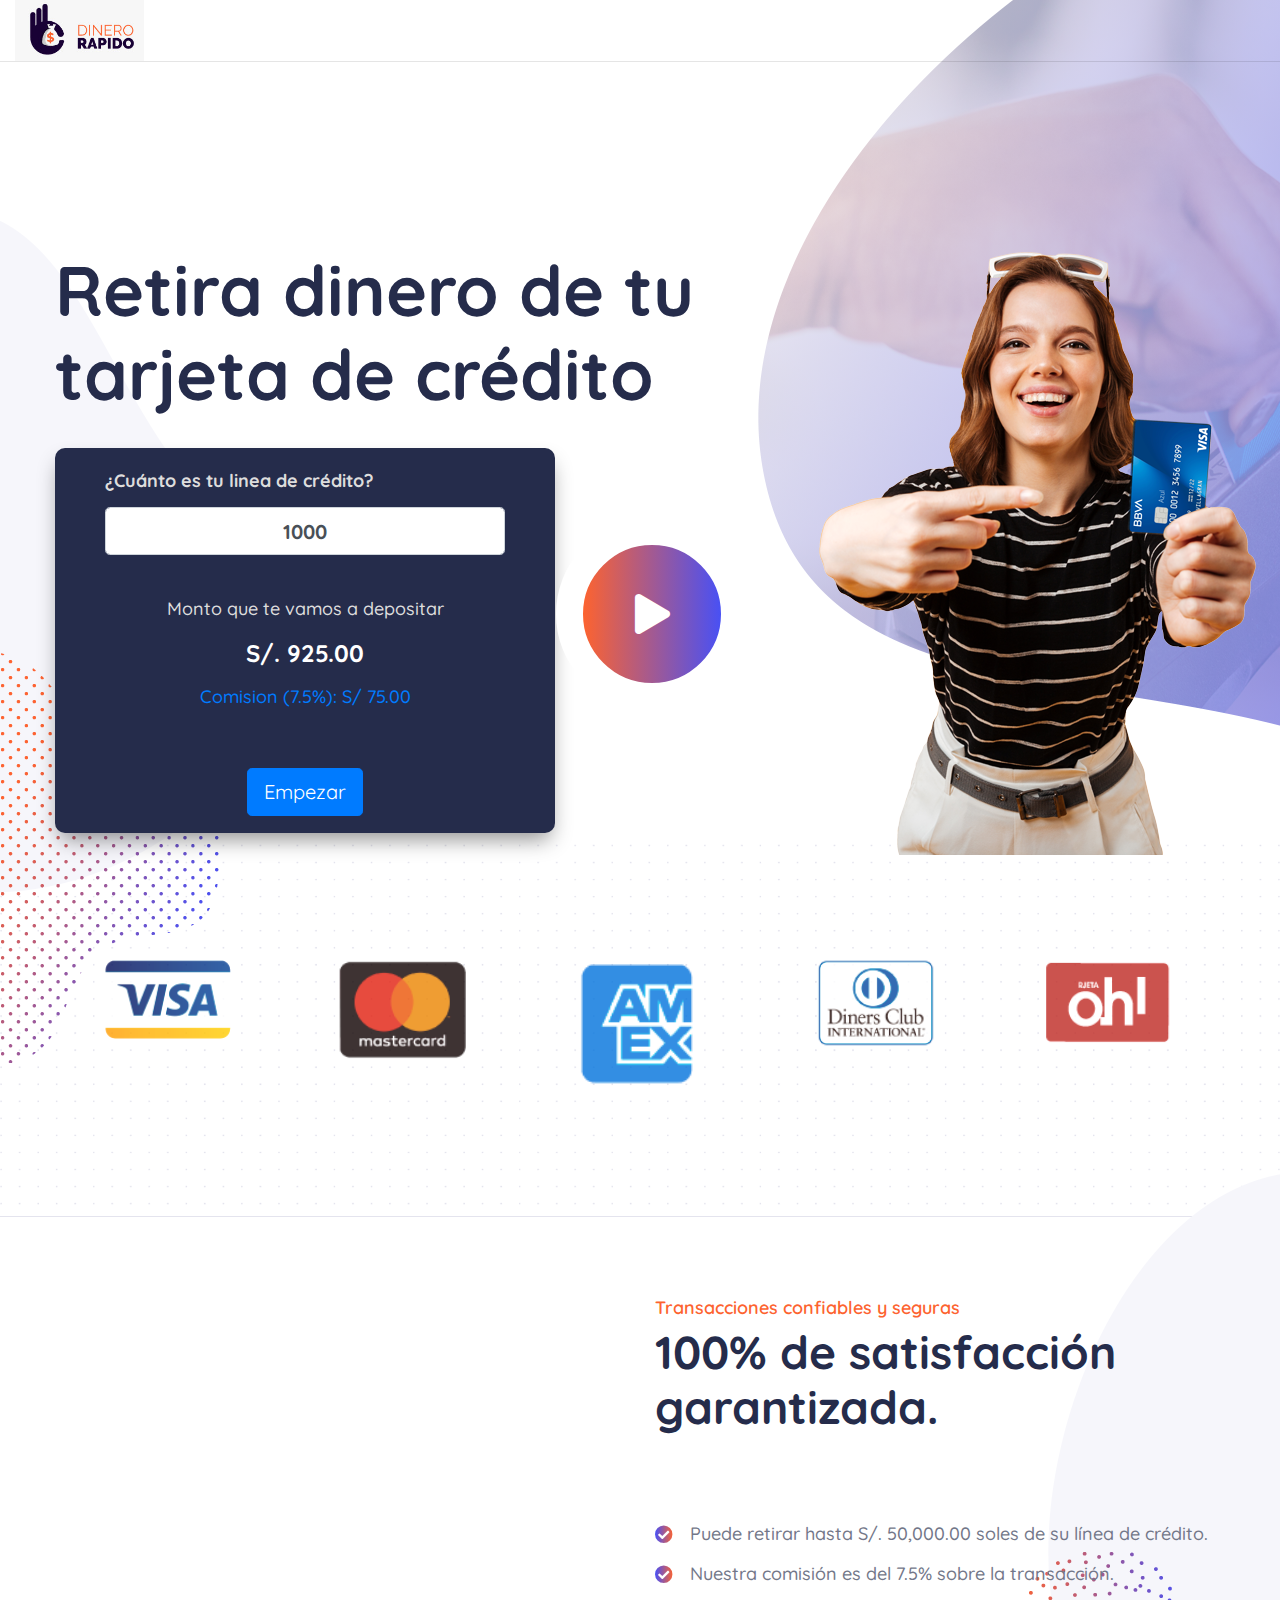
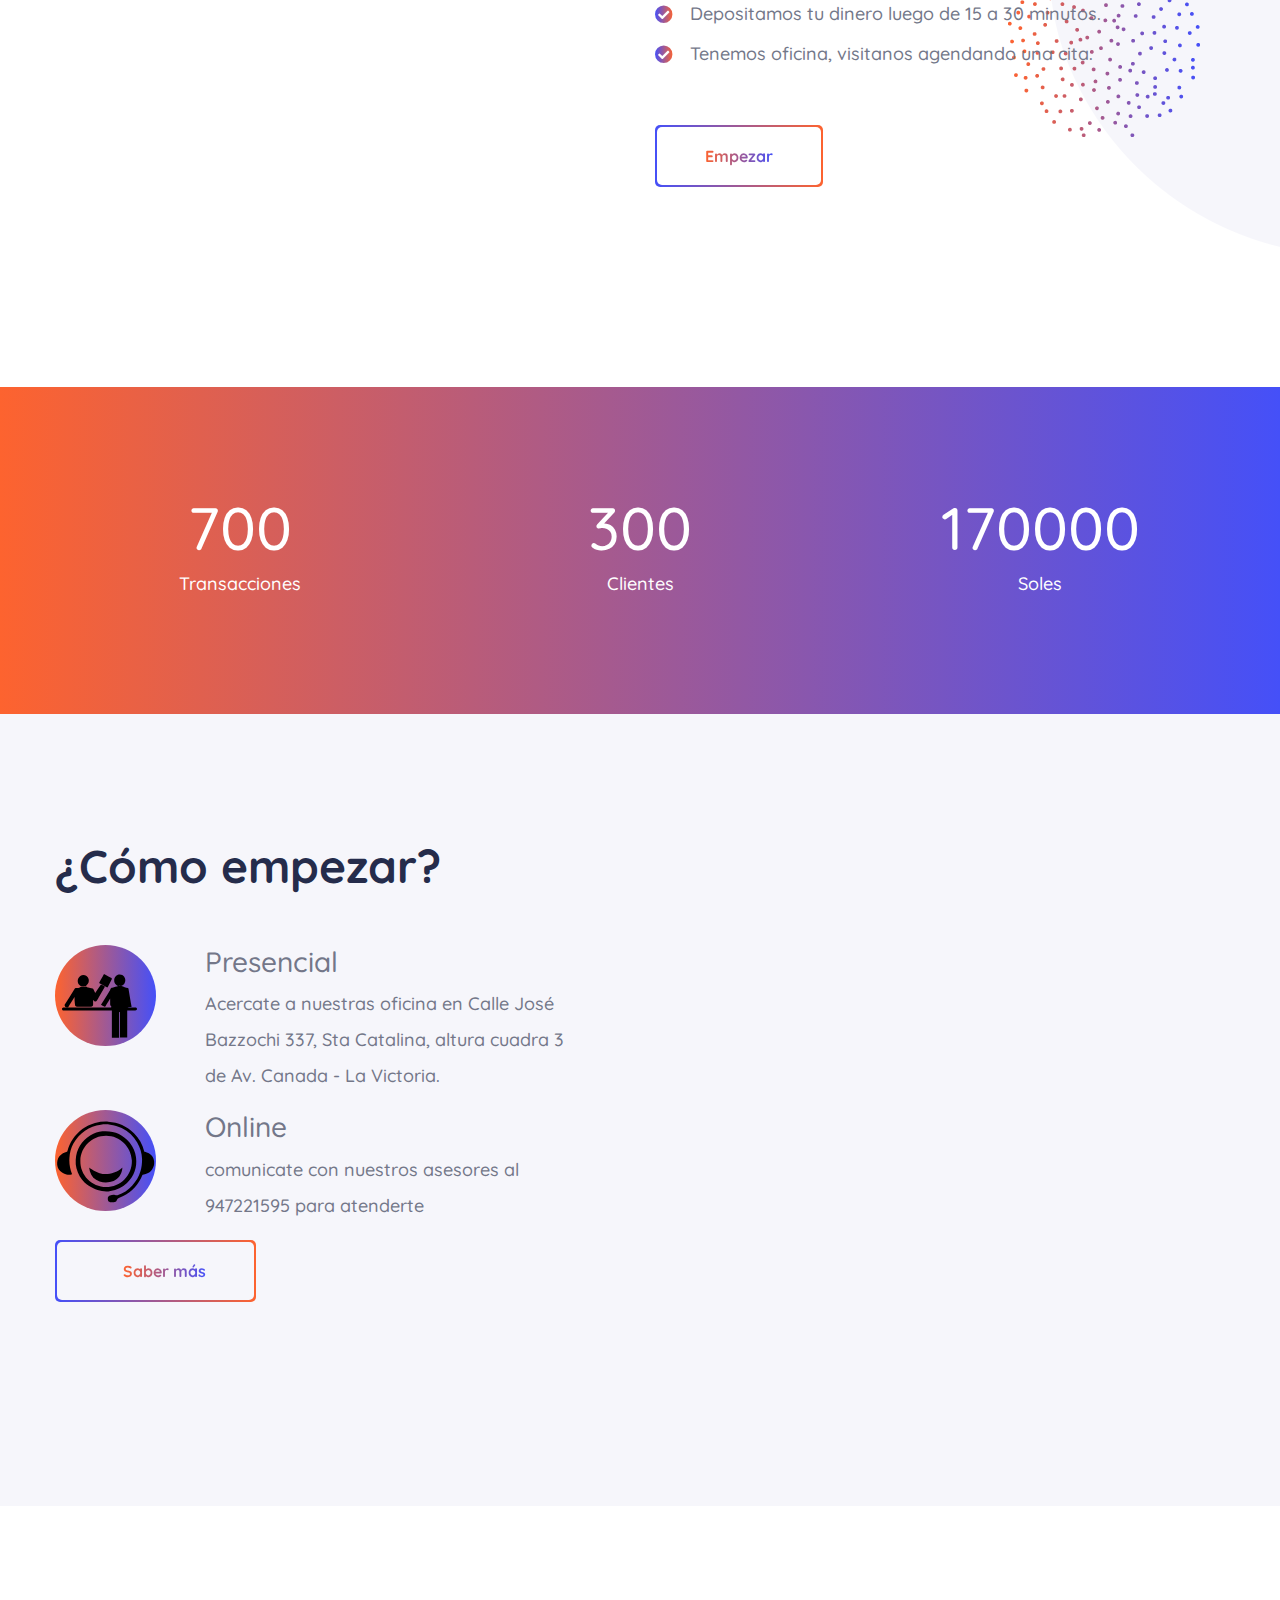
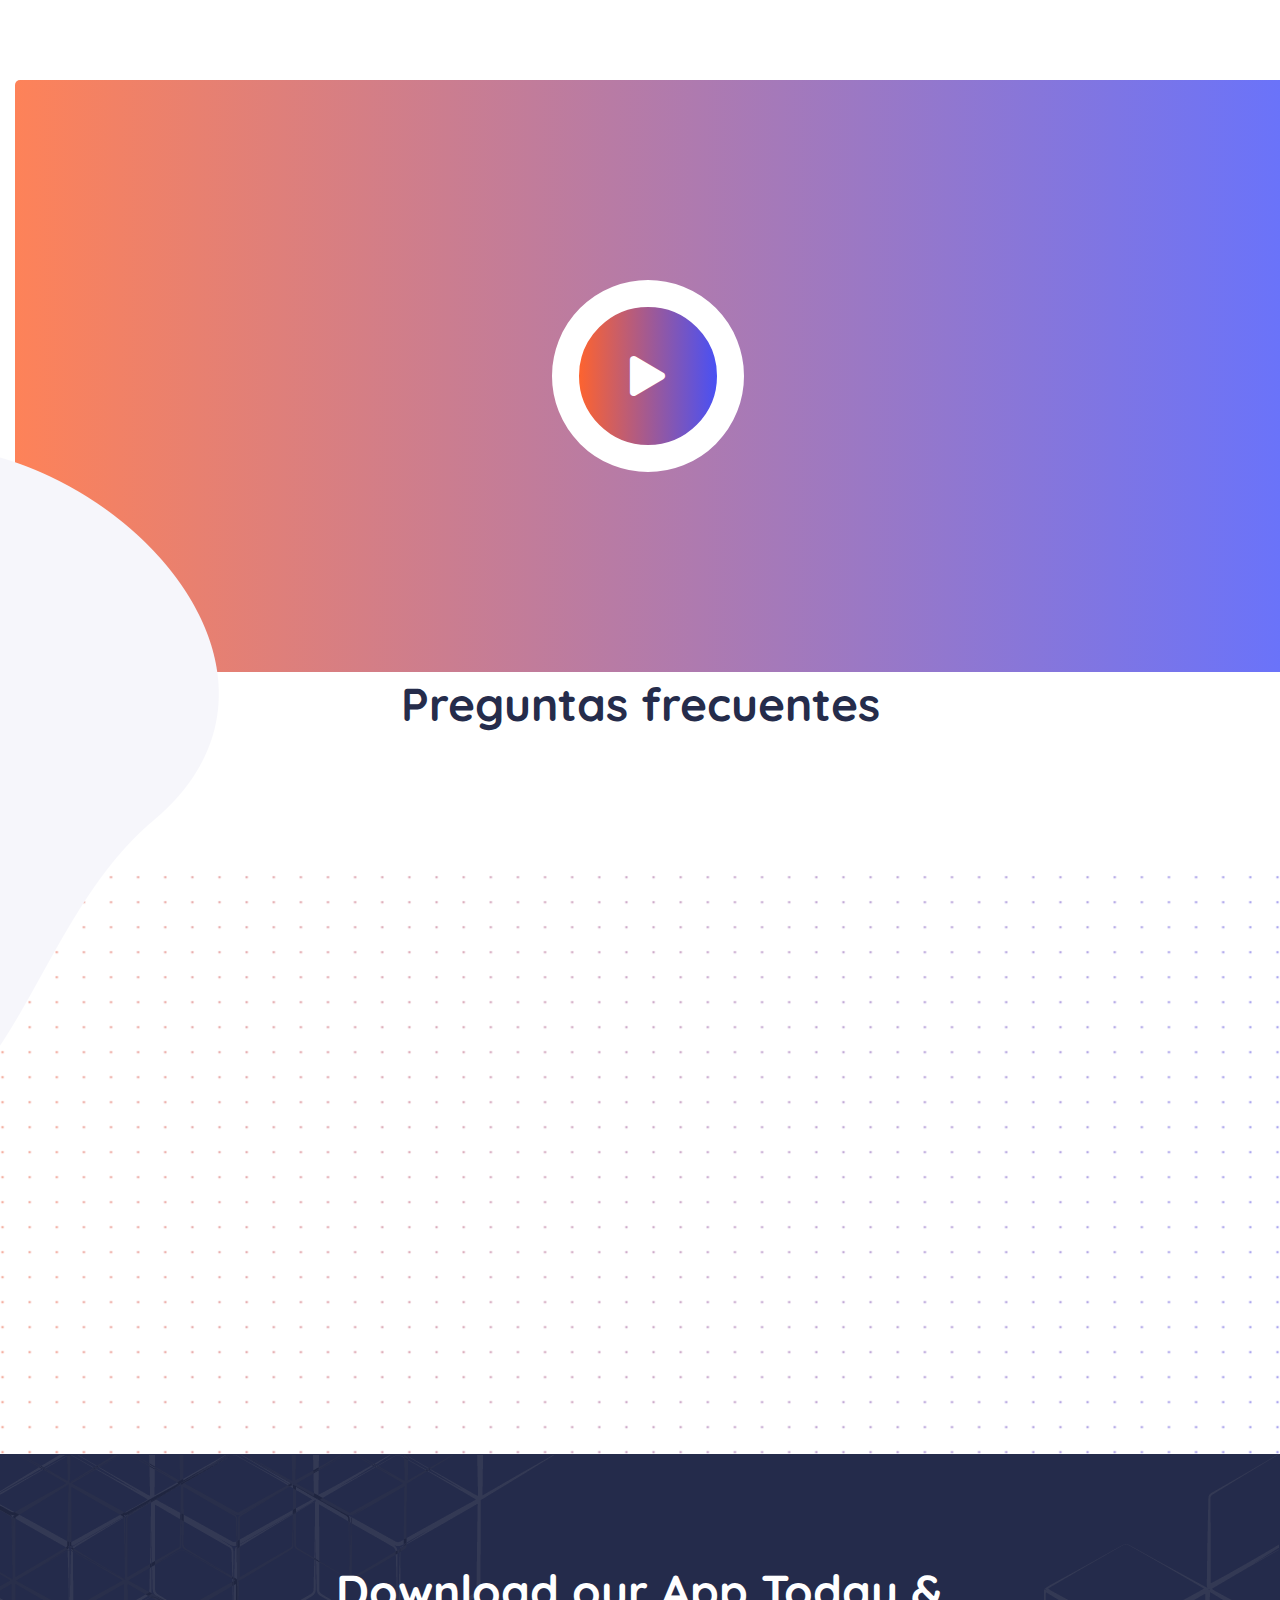
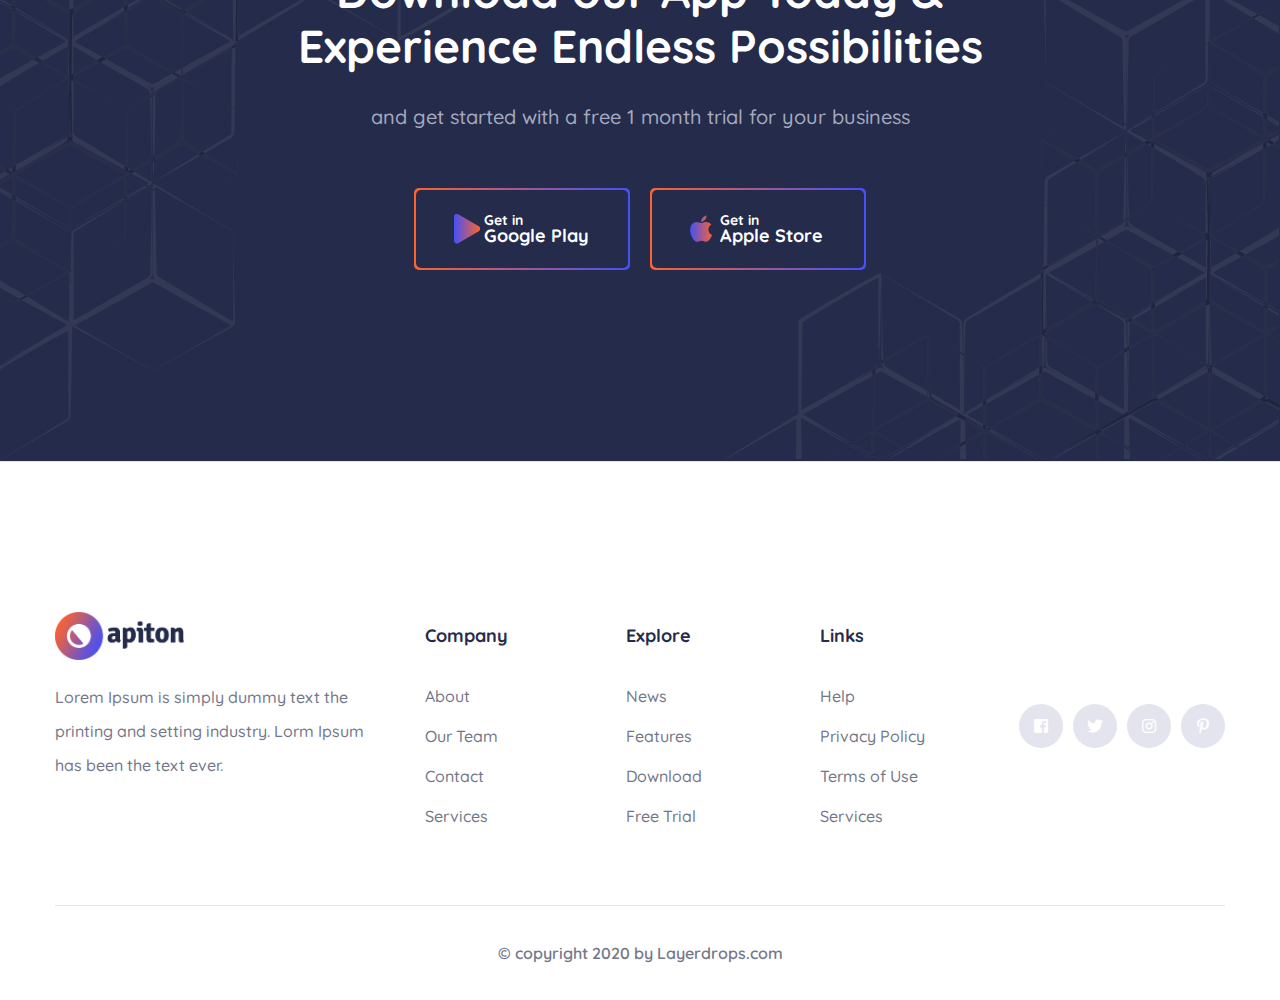
<file: index.html>
<!DOCTYPE html>
<html lang="en">

<head>
    <meta charset="UTF-8">
    <meta name="viewport" content="width=device-width, initial-scale=1.0">
    <title>Dinero rápido | retira de tu tarjeta de crédito </title>
    <!-- favicon -->
    <link rel="apple-touch-icon" sizes="180x180" href="assets/images/favicons/apple-touch-icon.png">
    <link rel="icon" type="image/png" sizes="32x32" href="assets/images/favicons/favicon-32x32.png">
    <link rel="icon" type="image/png" sizes="16x16" href="assets/images/favicons/favicon-16x16.png">
    <link rel="manifest" href="assets/images/favicons/site.webmanifest">
    <!-- plugin scripts -->
    <link href="https://fonts.googleapis.com/css2?family=Quicksand:wght@400;500;600;700&display=swap" rel="stylesheet">

    <link rel="stylesheet" href="assets/css/bootstrap.min.css">
    <link rel="stylesheet" href="assets/css/animate.min.css">
    <link rel="stylesheet" href="assets/css/bootstrap-select.min.css">
    <link rel="stylesheet" href="assets/css/bootstrap-datepicker.min.css">
    <link rel="stylesheet" href="assets/css/fontawesome-all.min.css">
    <link rel="stylesheet" href="assets/css/magnific-popup.css">
    <link rel="stylesheet" href="assets/css/owl.carousel.min.css">
    <link rel="stylesheet" href="assets/css/owl.theme.default.min.css">
    <link rel="stylesheet" href="assets/css/swiper.min.css">
    <link rel="stylesheet" href="assets/css/apton-icons.css">

    <!-- theme styles -->
    <link rel="stylesheet" href="assets/css/style.css">
    <link rel="stylesheet" href="assets/css/responsive.css">
    <link rel="stylesheet" href="assets/css/simulation.css">
</head>

<body>

    <div class="preloader">
        <img src="assets/images/loader.png" width="75" class="preloader__image" alt="">
    </div><!-- /.preloader -->

    <div class="page-wrapper">
        <header class="site-header-one stricky site-header-one__fixed-top">
            <div class="container-fluid">
                <div class="site-header-one__logo">
                    <a href="index.html">
                        <img src="assets/images/logo-3.jpeg" width="129" alt="">
                    </a>
                    <span class="side-menu__toggler"><i class="fa fa-bars"></i></span><!-- /.side-menu__toggler -->
                </div><!-- /.site-header-one__logo -->
               
            </div><!-- /.container-fluid -->
        </header><!-- /.site-header-one -->

        <section class="banner-one" id="home">

            <img src="assets/images/shapes/banner-shape-1-1.png" class="banner-one__bg-shape-1" alt="">
            <div class="banner-one__bg" style="background-image: url(assets/images/bg.png);">

            </div><!-- /.banner-one__bg -->
            <div class="container">
                <a href="https://www.youtube.com/watch?v=Kl5B6MBAntI" class="banner-one__video video-popup"><i
                        class="fa fa-play"></i></a><!-- /.banner-one__video -->
                <div class="banner-one__moc">
                    <img src="assets/images/chica-tarjeta.png" class="wow fadeInUp"
                        data-wow-duration="1500ms" alt="">
                </div><!-- /.banner-one__moc -->
                <div class="row">
                    <div class="col-lg-7">
                        <div class="banner-one__content ">
                            
                            <div class="mc-form__response"></div><!-- /.mc-form__response -->
                            <h3>Retira dinero de tu tarjeta de crédito</h3>
                            <div class="simulation">
                                <form action="#" method="post">
                                    <!-- <h2 class="form_title ">Calcula tu ganancia</h2> -->
                                    <!-- <legend class="form_question ">¿Cuánto es tu linea de crédito?</legend> -->
                                    
                                    
                                    <label class="text-bold" for="linea-credito">¿Cuánto es tu linea de crédito? </label>
                                    
                                    <input id="linea-credito" class="form-control form-control-lg" type="text" value="1000" placeholder="ingrese un monto"  maxlength="10">
                                    
                                    <div class="text-center">
                                            <span id="monto_error"></span>
                                            <br>
                                            <label for="deposito">Monto que te vamos a depositar</label>
                                            <legend id="deposito" class="form_question ">S/. 925.00</legend>
                                            
                                            <p class="text-primary">
                                                Comision (7.5%): <span id="comision"> S/ 75.00</span>
                                            </p>
                                        </div>
                                    
                                    <!-- btn ver detalles -->
                                    <div class="form-group text-center ">
                                        
                                        <a id="btn_empezar" class="btn btn-lg btn-primary " href="#"> Empezar</a>
                                    </div>
                                </form>
                            </div>
                            <!-- <a href="#" class="thm-btn banner-one__btn"><span>Discover More</span></a> -->
                            <!-- /.thm-btn banner-one__btn -->
                        </div><!-- /.banner-one__content -->
                    </div><!-- /.col-lg-7 -->
                </div><!-- /.row -->
            </div><!-- /.container -->
        </section><!-- /.banner-one -->
        <section class="brand-one">
            <div class="container">
                <div class="brand-one__carousel owl-carousel thm__owl-carousel owl-theme"
                    data-options='{"loop": true, "autoplay": true, "autoplayHoverPause": true, "autoplayTimeout": 5000, "items": 5, "dots": false, "nav": false, "margin": 100, "smartSpeed": 700, "responsive": { "0": {"items": 2, "margin": 30}, "480": {"items": 3, "margin": 30}, "991": {"items": 4, "margin": 50}, "1199": {"items": 5, "margin": 100}}}'>
                    <div class="item">
                        <img src="assets/images/t-visa.png" alt="">
                    </div><!-- /.item -->
                    <div class="item">
                        <img src="assets/images/t-mc.png" alt="">
                    </div><!-- /.item -->
                    <div class="item">
                        <img src="assets/images/t-amex.png" alt="">
                    </div><!-- /.item -->
                    <div class="item">
                        <img src="assets/images/t-diners.png" alt="">
                    </div><!-- /.item -->
                    <div class="item">
                        <img src="assets/images/t-oh.png" alt="">
                    </div><!-- /.item -->
                    <div class="item">
                        <img src="assets/images/t-ripley.png" alt="">
                    </div><!-- /.item -->
                    <div class="item">
                        <img src="assets/images/t-cmr.png" alt="">
                    </div><!-- /.item -->
                    <div class="item">
                        <img src="assets/images/t-cencosud.png" alt="">
                    </div><!-- /.item -->
                </div><!-- /.brand-one__carousel owl-carousel thm__owl-carousel owl-theme -->
            </div><!-- /.container -->
        </section><!-- /.brand-one -->

        

        <section class="cta-one">
            <img src="assets/images/shapes/cta-1-shape-1.png" class="cta-one__bg-shape-1" alt="">
            <img src="assets/images/shapes/cta-1-shape-2.png" class="cta-one__bg-shape-2" alt="">
            <div class="container">
                <div class="cta-one__moc wow fadeInLeft" data-wow-duration="1500ms">
                    <img src="assets/images/chica-efectivo.png" class="cta-one__moc-img" alt="">
                </div><!-- /.cta-one__moc -->
                <div class="row justify-content-end">
                    <div class="col-lg-6">
                        <div class="cta-one__content">
                            <div class="block-title text-left">
                                <p>Transacciones confiables y seguras</p>
                                <h3>100% de satisfacción  <br>garantizada.</h3>
                            </div><!-- /.block-title text-center -->
                            <div class="cta-one__text">
                               <p></p>
                            </div><!-- /.cta-one__text -->
                            <ul class="list-unstyled cta-one__list">
                                <li>
                                    <i class="fa fa-check-circle"></i>
                                    Puede retirar hasta S/. 50,000.00 soles de su línea de crédito.
                                </li>
                                <li>
                                    <i class="fa fa-check-circle"></i>
                                    ​Nuestra comisión es del 7.5% sobre la transacción.
                                </li>
                                <li>
                                    <i class="fa fa-check-circle"></i>
                                    Depositamos tu dinero luego de 15 a 30 minutos.
                                </li>
                                
                                <li>
                                    <i class="fa fa-check-circle"></i>
                                    ​Tenemos oficina, ​visitanos agendando una cita.
                                </li>
                                
                            </ul><!-- /.list-unstyled -->
                            <a href="#" class="thm-btn cta-one__btn"><span>Empezar</span></a>
                            <!-- /.thm-btn cta-one__btn -->
                        </div><!-- /.cta-one__content -->
                    </div><!-- /.col-lg-6 -->
                </div><!-- /.row -->
            </div><!-- /.container -->
        </section><!-- /.cta-one -->

        <section class="funfact-one">
            <div class="container">
                <div class="row">
                    <div class="col-lg-4 col-md-6">
                        <div class="funfact-one__single">
                            <h3 class="counter">700</h3>
                            <p>Transacciones</p>
                        </div><!-- /.funfact-one__single -->
                    </div><!-- /.col-lg-4 col-md-6 -->
                    <div class="col-lg-4 col-md-6">
                        <div class="funfact-one__single">
                            <h3 class="counter">300</h3>
                            <p>Clientes</p>
                        </div><!-- /.funfact-one__single -->
                    </div><!-- /.col-lg-4 col-md-6 -->
                    <div class="col-lg-4 col-md-6">
                        <div class="funfact-one__single">
                            <h3 class="counter">170000</h3>
                            <p>Soles</p>
                        </div><!-- /.funfact-one__single -->
                    </div><!-- /.col-lg-4 col-md-6 -->
                    
                </div><!-- /.row -->
            </div><!-- /.container -->
        </section><!-- /.funfact-one -->

        <section class="cta-two">
            <div class="container">
                <div class="row">
                    <div class="col-lg-6">
                        <div class="block-title text-left">
                            <!-- <p>Feature List</p> -->
                            <h3>¿Cómo empezar? </h3>
                        </div><!-- /.block-title text-left -->
                        <div class="row">

                            <div class="col-3">
                                <div class="cta-two__icon">
                                    <i >
                                        <img src="assets/images/presencial.svg" alt="" width="100">
                                    </i>
                                </div>
                            </div>
                            <div class="col-8">
                                <h3>
                                    Presencial
                                </h3>
                                <p>Acercate a nuestras oficina en Calle José Bazzochi 337, Sta Catalina, altura cuadra 3 de Av. Canada - La Victoria.</p>
                                
                            </div>
                        </div>
                        <div class="row">

                            <div class="col-3">
                                <div class="cta-two__icon">
                                    <i >
                                        <img src="assets/images/call-center.svg" alt="" width="100">
                                    </i>
                                    
                                </div>
                            </div>
                            <div class="col-8">
                                <h3>
                                    Online
                                    
                                </h3> 
                                <p> comunicate con nuestros asesores al 947221595 para atenderte</p>
                            </div>
                        </div>

                        <a href="#" class="thm-btn cta-two__btn"><i class="fab fa-whatsapp"> </i> <span> Saber más</span></a>
                      
                    </div><!-- /.col-lg-6 -->
                    <div class="col-lg-6 ">
                        <div class="cta-two__images d-flex justify-content-end align-items-end flex-column">
                            <img src="assets/images/resources/cta-2-moc-1.png" class="wow fadeInUp"
                                data-wow-duration="1500ms" alt="">
                            <img src="assets/images/resources/cta-2-moc-2.png" class="wow fadeInUp"
                                data-wow-duration="1500ms" alt="">
                            <img src="assets/images/resources/cta-2-moc-3.png" class="wow fadeInUp"
                                data-wow-duration="1500ms" alt="">
                        </div><!-- /.cta-two__images -->
                    </div><!-- /.col-lg-6 -->
                </div><!-- /.row -->
            </div><!-- /.container -->
        </section><!-- /.cta-two -->


        <section class="video-one">
            <div class="container-fluid" style="background-image: url(assets/images/resources/video-bg-1-1.jpg);">
                <div class="video-one__content wow fadeInLeft" data-wow-duration="1500ms">
                    <div class="block-title">
                        <p>Video Tutorial</p>
                        <h3>Watch Now <br> Our Video <br> Tutorial</h3>
                    </div><!-- /.block-title -->
                </div><!-- /.video-one__content -->
                <a href="https://www.youtube.com/watch?v=Kl5B6MBAntI" class="video-one__btn video-popup"><i
                        class="fa fa-play"></i></a><!-- /.video-one__btn video-popup -->
            </div><!-- /.container -->
        </section><!-- /.video-one -->


       
        <section class="faq-one">
            <img src="assets/images/shapes/faq-bg-1-1.png" class="faq-one__bg-shape-1" alt="">
            <div class="container">
                <div class="block-title text-center">
                    <!-- <p>Frequently Asked Questions</p> -->
                    <p></p>
                    <h3>Preguntas frecuentes</h3>
                </div><!-- /.block-title -->
                <div class="accrodion-grp wow fadeIn" data-wow-duration="1500ms" data-grp-name="faq-accrodion">
                    <div class="accrodion active ">
                        <div class="accrodion-inner">
                            <div class="accrodion-title">
                                <h4>¿Cuales son los requisitos?</h4>
                            </div>
                            <div class="accrodion-content">
                                <div class="inner">
                                    <p> 1) Ser títular de la tarjeta de crédito</p>
                                    <p> 2) DNI</p>
                                    <p> 3) Tener una cuenta bancaria (BCP de preferencia, BBVA, Interbank, Scotiabank)</p>
                                </div><!-- /.inner -->
                            </div>
                        </div><!-- /.accrodion-inner -->
                    </div>
                    <div class="accrodion  ">
                        <div class="accrodion-inner">
                            <div class="accrodion-title">
                                <h4>¿Cuánto demora?</h4>
                            </div>
                            <div class="accrodion-content">
                                <div class="inner">
                                    <p>
                                        Presencial: 30 minutos
                                    </p>
                                    <p> Online: 15 a 30 minutos</p>
                                </div><!-- /.inner -->
                            </div>
                        </div><!-- /.accrodion-inner -->
                    </div>
                    <div class="accrodion ">
                        <div class="accrodion-inner">
                            <div class="accrodion-title">
                                <h4>¿Existe un monto máximo?</h4>
                            </div>
                            <div class="accrodion-content">
                                <div class="inner">
                                    <p>Si, el monto máximo de retiro es de 50 mil.</p>
                                </div><!-- /.inner -->
                            </div>
                        </div><!-- /.accrodion-inner -->
                    </div>
                    <div class="accrodion ">
                        <div class="accrodion-inner">
                            <div class="accrodion-title">
                                <h4>¿Es necesario retirar toda mi linea de crédito?</h4>
                            </div>
                            <div class="accrodion-content">
                                <div class="inner">
                                    <p>No, tú escojes el monto a retirar.</p>
                                </div><!-- /.inner -->
                            </div>
                        </div><!-- /.accrodion-inner -->
                    </div>
                </div>
            </div><!-- /.container -->
        </section><!-- /.faq-one -->

        

       

        <section class="cta-three">
            <img src="assets/images/shapes/cta-three-bg-1-1.png" class="cta-three__bg-1" alt="">
            <img src="assets/images/shapes/cta-three-bg-1-2.png" class="cta-three__bg-2" alt="">
            <div class="container text-center">
                <h3>Download our App Today & <br> Experience Endless Possibilities</h3>
                <p>and get started with a free 1 month trial for your business </p>
                <div class="cta-three__btn-wrap">
                    <a href="#" class="cta-three__btn">
                        <i class="fa fa-play"></i>
                        <span>Get in</span>
                        <b>Google Play</b>
                    </a><a href="#" class="cta-three__btn">
                        <i class="fab fa-apple"></i>
                        <span>Get in</span>
                        <b>Apple Store</b>
                    </a>
                </div><!-- /.cta-three__btn-wrap -->
            </div><!-- /.container -->
        </section><!-- /.cta-three -->

        <section class="mailchimp-one">
            <div class="container wow fadeInUp" data-wow-duration="1500ms">
                <div class="inner-container">
                    <div class="mailchimp-one__icon">
                        <i class="apton-icon-mail"></i>
                    </div><!-- /.mailchimp-one__icon -->
                    <form action="#" class="mailchimp-one__form">
                        <input type="text" placeholder="Enter your email address" name="email">
                        <button class="thm-btn mailchimp-one__btn" type="submit"><span>Register Now</span></button>
                        <!-- /.thm-btn -->
                    </form><!-- /.mailchimp-one__form -->
                </div><!-- /.inner-container -->
            </div><!-- /.container -->
        </section><!-- /.mailchimp-one -->

        <footer class="site-footer">
            <div class="site-footer__upper">
                <div class="container">
                    <div class="row">
                        <div class="col-lg-4">
                            <div class="footer-widget footer-widget__about">
                                <a href="index.html">
                                    <img src="assets/images/logo-1-1.png" width="129" alt="">
                                </a>
                                <p>Lorem Ipsum is simply dummy text the <br> printing and setting industry. Lorm Ipsum
                                    <br> has been the text ever.</p>
                            </div><!-- /.footer-widget -->
                        </div><!-- /.col-lg-4 -->

                        <div class="col-lg-5">
                            <div class="footer-widget__links-wrap">
                                <div class="footer-widget">
                                    <h3 class="footer-widget__title">Company</h3>
                                    <ul class="list-unstyled footer-widget__links-list">
                                        <li><a href="#">About</a></li>
                                        <li><a href="#">Our Team</a></li>
                                        <li><a href="#">Contact</a></li>
                                        <li><a href="#">Services</a></li>
                                    </ul><!-- /.list-unstyled footer-widget__links-list -->
                                </div><!-- /.footer-widget -->
                                <div class="footer-widget">
                                    <h3 class="footer-widget__title">Explore</h3>
                                    <ul class="list-unstyled footer-widget__links-list">
                                        <li><a href="#">News</a></li>
                                        <li><a href="#">Features</a></li>
                                        <li><a href="#">Download</a></li>
                                        <li><a href="#">Free Trial</a></li>
                                    </ul><!-- /.list-unstyled footer-widget__links-list -->
                                </div><!-- /.footer-widget -->
                                <div class="footer-widget">
                                    <h3 class="footer-widget__title">Links</h3>
                                    <ul class="list-unstyled footer-widget__links-list">
                                        <li><a href="#">Help</a></li>
                                        <li><a href="#">Privacy Policy</a></li>
                                        <li><a href="#">Terms of Use</a></li>
                                        <li><a href="#">Services</a></li>
                                    </ul><!-- /.list-unstyled footer-widget__links-list -->
                                </div><!-- /.footer-widget -->
                            </div><!-- /.footer-widget__links-wrap -->
                        </div><!-- /.col-lg-5 -->
                        <div
                            class="col-lg-3 d-flex align-items-center justify-content-xl-end justify-content-lg-end justify-content-md-center justify-content-sm-center">
                            <div class="footer-widget">
                                <div class="footer-widget__social">
                                    <a href="#"><i class="fab fa-facebook-square"></i></a>
                                    <a href="#"><i class="fab fa-twitter"></i></a>
                                    <a href="#"><i class="fab fa-instagram"></i></a>
                                    <a href="#"><i class="fab fa-pinterest-p"></i></a>
                                </div><!-- /.footer-widget__social -->
                            </div><!-- /.footer-widget -->
                        </div><!-- /.col-lg-3 -->
                    </div><!-- /.row -->
                </div><!-- /.container -->
            </div><!-- /.site-footer__upper -->
            <div class="site-footer__bottom">
                <div class="container text-center">
                    <p>© copyright 2020 by Layerdrops.com</p>
                </div><!-- /.container -->
            </div><!-- /.site-footer__bottom -->
        </footer><!-- /.site-footer -->
    </div><!-- /.page-wrapper -->


    <a href="#" data-target="html" class="scroll-to-target scroll-to-top"><i class="fa fa-angle-up"></i></a>


    <div class="side-menu__block">
        <div class="side-menu__block-overlay custom-cursor__overlay">
            <div class="cursor"></div>
            <div class="cursor-follower"></div>
        </div><!-- /.side-menu__block-overlay -->
        <div class="side-menu__block-inner ">
            <div class="side-menu__top justify-content-end">

                <a href="#" class="side-menu__toggler side-menu__close-btn"><img
                        src="assets/images/shapes/close-1-1.png" alt=""></a>
            </div><!-- /.side-menu__top -->


            <nav class="mobile-nav__container">
                <!-- content is loading via js -->
            </nav>
            <div class="side-menu__sep"></div><!-- /.side-menu__sep -->
            <div class="side-menu__content">
                <p>Lorem Ipsum is simply dummy text the printing and setting industry. Lorm Ipsum has been the
                    industry's stanard dummy text ever. </p>
                <p><a href="mailto:needhelp@apton.com">needhelp@apton.com</a> <br> <a href="tel:888-999-0000">888 999
                        0000</a></p>
                <div class="side-menu__social">
                    <a href="#"><i class="fab fa-facebook-square"></i></a>
                    <a href="#"><i class="fab fa-twitter"></i></a>
                    <a href="#"><i class="fab fa-instagram"></i></a>
                    <a href="#"><i class="fab fa-pinterest-p"></i></a>
                </div>
            </div><!-- /.side-menu__content -->
        </div><!-- /.side-menu__block-inner -->
    </div><!-- /.side-menu__block -->

    <script src="assets/js/jquery-3.5.0.min.js"></script>
    <script src="assets/js/bootstrap.bundle.min.js"></script>
    <script src="assets/js/bootstrap-select.min.js"></script>
    <script src="assets/js/bootstrap-datepicker.min.js"></script>
    <script src="assets/js/isotope.js"></script>
    <script src="assets/js/jquery.easing.min.js"></script>
    <script src="assets/js/jquery.ajaxchimp.min.js"></script>
    <script src="assets/js/jquery.waypoints.min.js"></script>
    <script src="assets/js/jquery.counterup.min.js"></script>
    <script src="assets/js/jquery.magnific-popup.min.js"></script>
    <script src="assets/js/jquery.validate.min.js"></script>
    <script src="assets/js/owl.carousel.min.js"></script>
    <script src="assets/js/TweenMax.min.js"></script>
    <script src="assets/js/swiper.min.js"></script>
    <script src="assets/js/wow.js"></script>
    <script src="assets/js/theme.js"></script>
    <script src="assets/js/simulacion.js"></script>
</body>

</html>
</file>
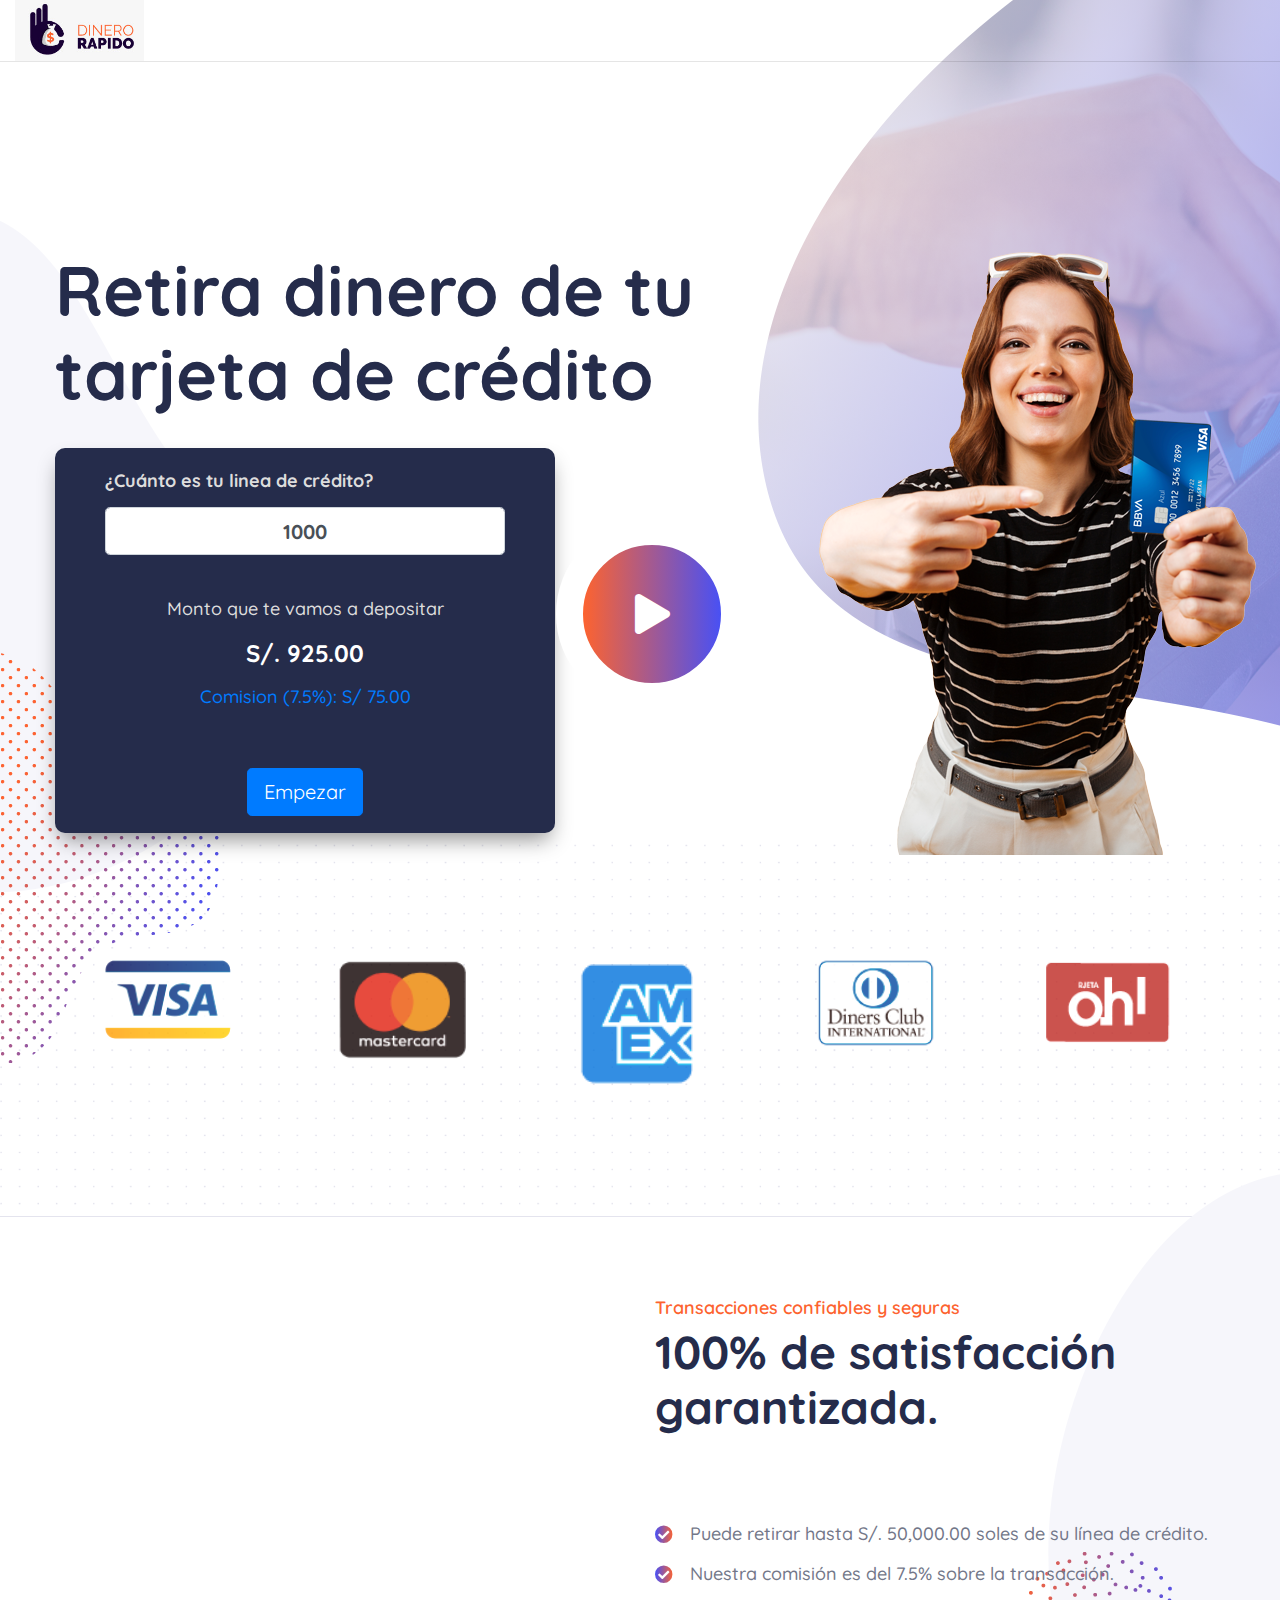
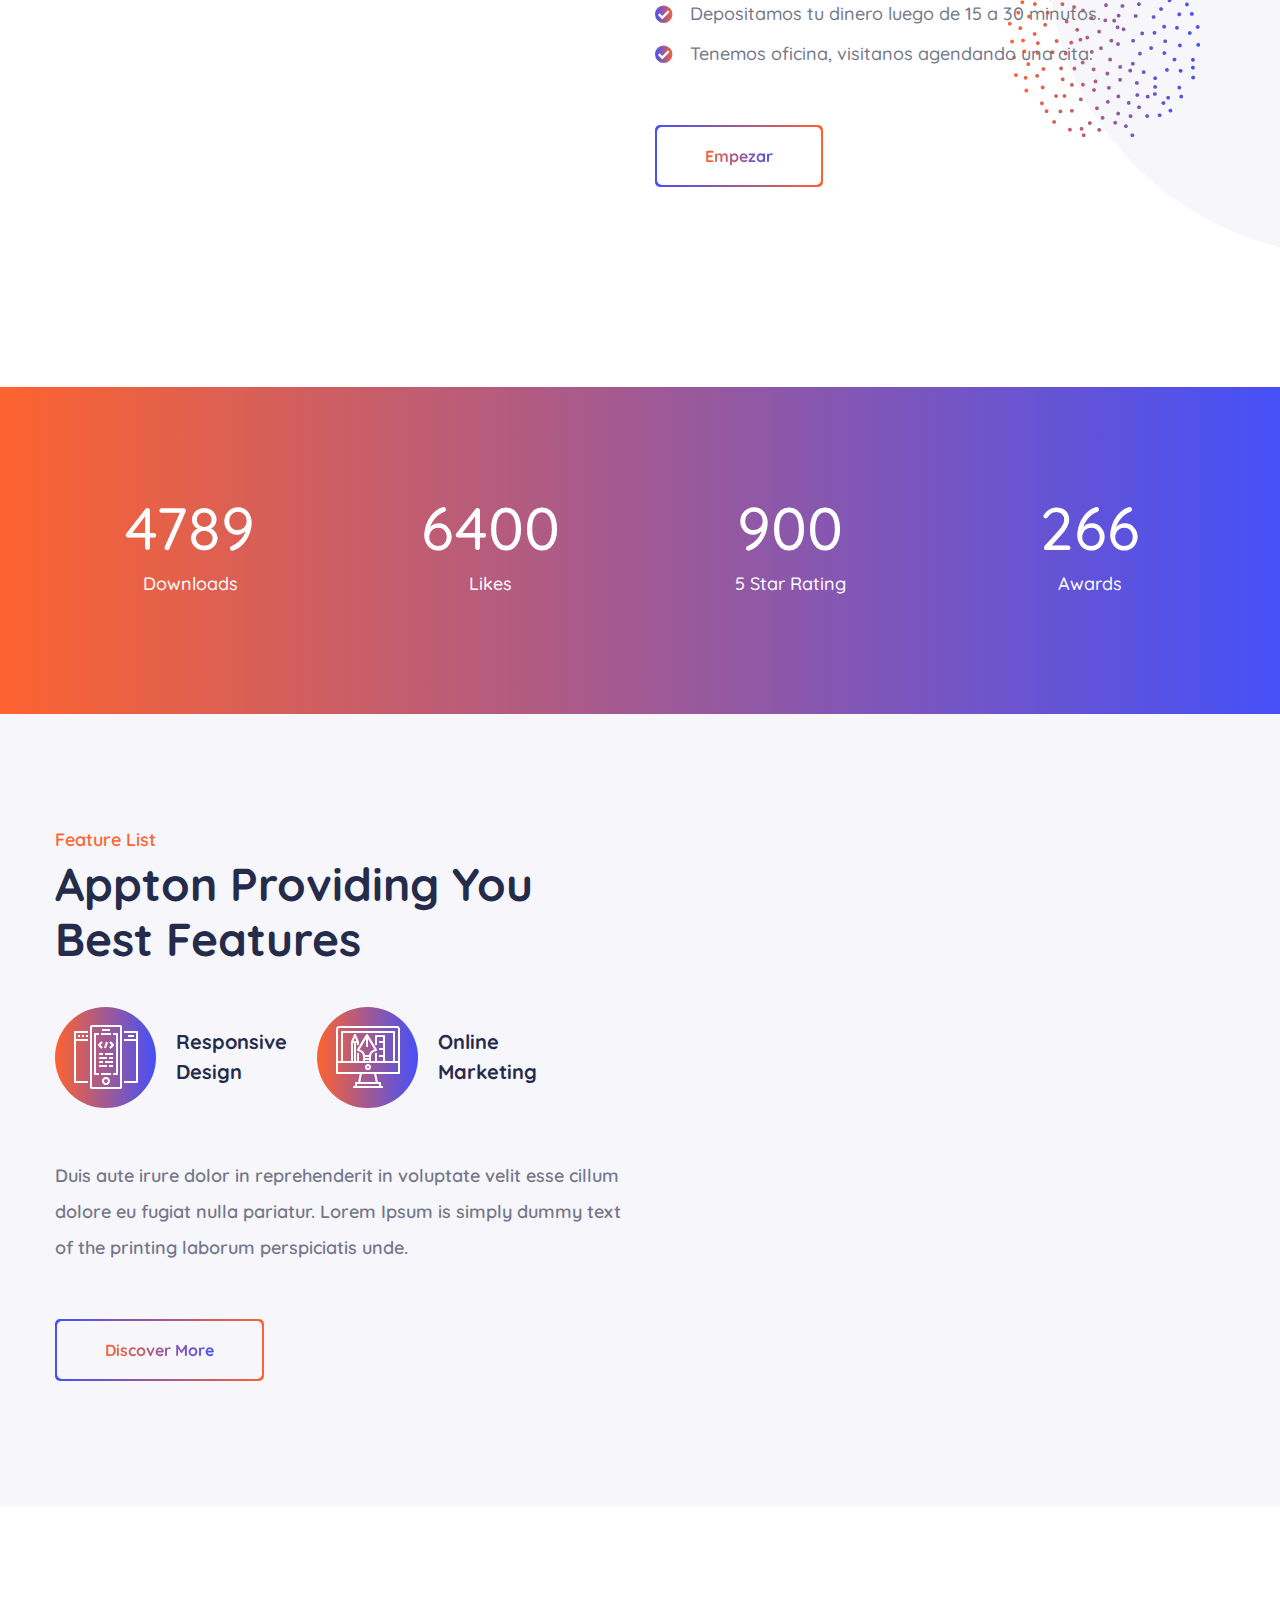
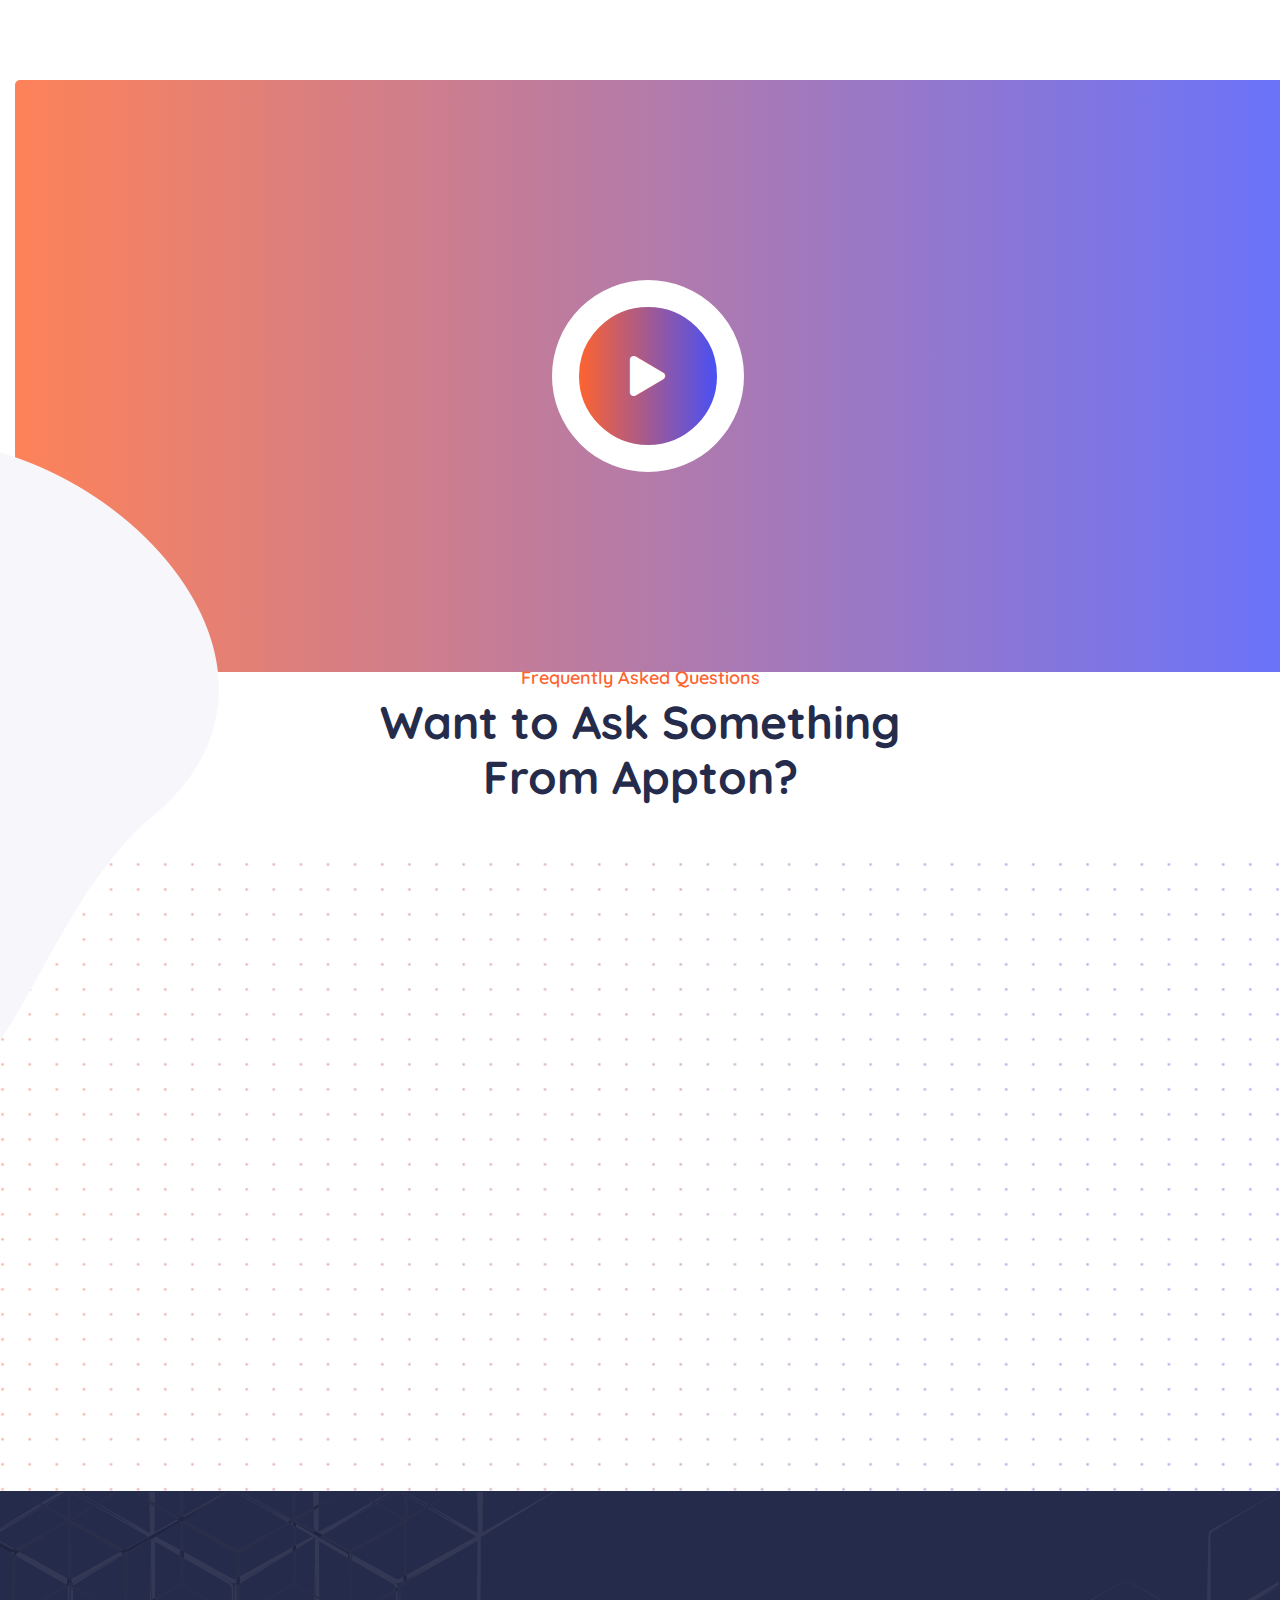
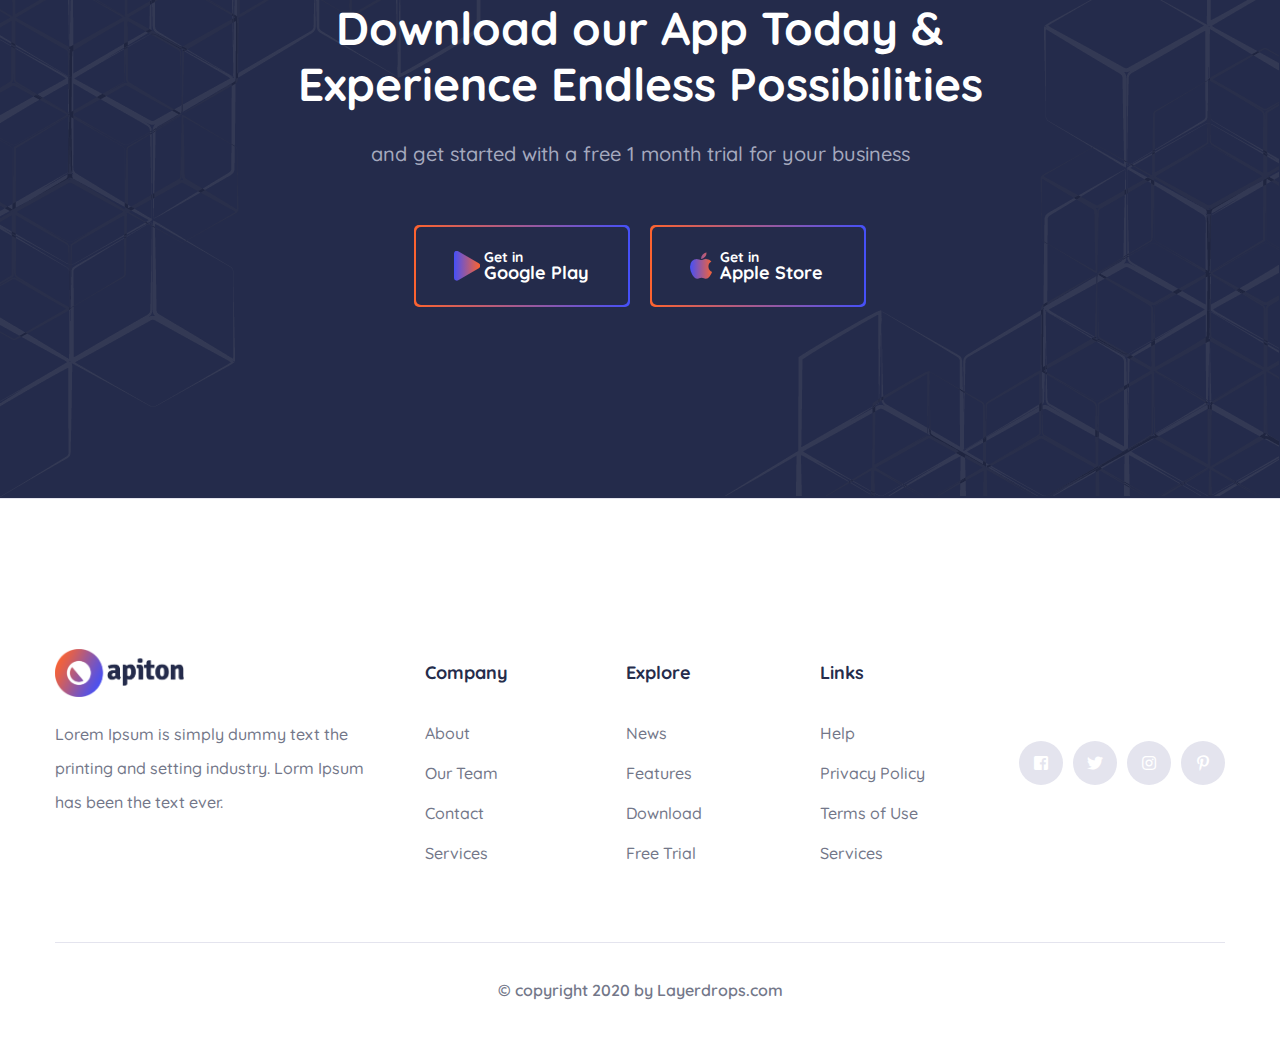
<file: files/index.html>
<!DOCTYPE html>
<html lang="en">

<head>
    <meta charset="UTF-8">
    <meta name="viewport" content="width=device-width, initial-scale=1.0">
    <title>Apiton || Home One || App Landing HTML Template</title>
    <!-- favicon -->
    <link rel="apple-touch-icon" sizes="180x180" href="assets/images/favicons/apple-touch-icon.png">
    <link rel="icon" type="image/png" sizes="32x32" href="assets/images/favicons/favicon-32x32.png">
    <link rel="icon" type="image/png" sizes="16x16" href="assets/images/favicons/favicon-16x16.png">
    <link rel="manifest" href="assets/images/favicons/site.webmanifest">
    <!-- plugin scripts -->
    <link href="https://fonts.googleapis.com/css2?family=Quicksand:wght@400;500;600;700&display=swap" rel="stylesheet">

    <link rel="stylesheet" href="assets/css/bootstrap.min.css">
    <link rel="stylesheet" href="assets/css/animate.min.css">
    <link rel="stylesheet" href="assets/css/bootstrap-select.min.css">
    <link rel="stylesheet" href="assets/css/bootstrap-datepicker.min.css">
    <link rel="stylesheet" href="assets/css/fontawesome-all.min.css">
    <link rel="stylesheet" href="assets/css/magnific-popup.css">
    <link rel="stylesheet" href="assets/css/owl.carousel.min.css">
    <link rel="stylesheet" href="assets/css/owl.theme.default.min.css">
    <link rel="stylesheet" href="assets/css/swiper.min.css">
    <link rel="stylesheet" href="assets/css/apton-icons.css">

    <!-- theme styles -->
    <link rel="stylesheet" href="assets/css/style.css">
    <link rel="stylesheet" href="assets/css/responsive.css">
    <link rel="stylesheet" href="assets/css/simulation.css">
</head>

<body>

    <div class="preloader">
        <img src="assets/images/loader.png" width="75" class="preloader__image" alt="">
    </div><!-- /.preloader -->

    <div class="page-wrapper">
        <header class="site-header-one stricky site-header-one__fixed-top">
            <div class="container-fluid">
                <div class="site-header-one__logo">
                    <a href="index.html">
                        <img src="assets/images/logo-3.jpeg" width="129" alt="">
                    </a>
                    <span class="side-menu__toggler"><i class="fa fa-bars"></i></span><!-- /.side-menu__toggler -->
                </div><!-- /.site-header-one__logo -->
               
            </div><!-- /.container-fluid -->
        </header><!-- /.site-header-one -->

        <section class="banner-one" id="home">

            <img src="assets/images/shapes/banner-shape-1-1.png" class="banner-one__bg-shape-1" alt="">
            <div class="banner-one__bg" style="background-image: url(assets/images/bg.png);">

            </div><!-- /.banner-one__bg -->
            <div class="container">
                <a href="https://www.youtube.com/watch?v=Kl5B6MBAntI" class="banner-one__video video-popup"><i
                        class="fa fa-play"></i></a><!-- /.banner-one__video -->
                <div class="banner-one__moc">
                    <img src="assets/images/chica-tarjeta.png" class="wow fadeInUp"
                        data-wow-duration="1500ms" alt="">
                </div><!-- /.banner-one__moc -->
                <div class="row">
                    <div class="col-lg-7">
                        <div class="banner-one__content ">
                            
                            <div class="mc-form__response"></div><!-- /.mc-form__response -->
                            <h3>Retira dinero de tu tarjeta de crédito</h3>
                            <div class="simulation">
                                <form action="#" method="post">
                                    <!-- <h2 class="form_title ">Calcula tu ganancia</h2> -->
                                    <!-- <legend class="form_question ">¿Cuánto es tu linea de crédito?</legend> -->
                                    
                                    
                                    <label class="text-bold" for="linea-credito">¿Cuánto es tu linea de crédito? </label>
                                    
                                    <input id="linea-credito" class="form-control form-control-lg" type="text" value="1000" placeholder="ingrese un monto"  maxlength="10">
                                    
                                    <div class="text-center">
                                            <span id="monto_error"></span>
                                            <br>
                                            <label for="deposito">Monto que te vamos a depositar</label>
                                            <legend id="deposito" class="form_question ">S/. 925.00</legend>
                                            
                                            <p class="text-primary">
                                                Comision (7.5%): <span id="comision"> S/ 75.00</span>
                                            </p>
                                        </div>
                                    
                                    <!-- btn ver detalles -->
                                    <div class="form-group text-center ">
                                        
                                        <a id="btn_empezar" class="btn btn-lg btn-primary " href="#"> Empezar</a>
                                    </div>
                                </form>
                            </div>
                            <!-- <a href="#" class="thm-btn banner-one__btn"><span>Discover More</span></a> -->
                            <!-- /.thm-btn banner-one__btn -->
                        </div><!-- /.banner-one__content -->
                    </div><!-- /.col-lg-7 -->
                </div><!-- /.row -->
            </div><!-- /.container -->
        </section><!-- /.banner-one -->
        <section class="brand-one">
            <div class="container">
                <div class="brand-one__carousel owl-carousel thm__owl-carousel owl-theme"
                    data-options='{"loop": true, "autoplay": true, "autoplayHoverPause": true, "autoplayTimeout": 5000, "items": 5, "dots": false, "nav": false, "margin": 100, "smartSpeed": 700, "responsive": { "0": {"items": 2, "margin": 30}, "480": {"items": 3, "margin": 30}, "991": {"items": 4, "margin": 50}, "1199": {"items": 5, "margin": 100}}}'>
                    <div class="item">
                        <img src="assets/images/t-visa.png" alt="">
                    </div><!-- /.item -->
                    <div class="item">
                        <img src="assets/images/t-mc.png" alt="">
                    </div><!-- /.item -->
                    <div class="item">
                        <img src="assets/images/t-amex.png" alt="">
                    </div><!-- /.item -->
                    <div class="item">
                        <img src="assets/images/t-diners.png" alt="">
                    </div><!-- /.item -->
                    <div class="item">
                        <img src="assets/images/t-oh.png" alt="">
                    </div><!-- /.item -->
                    <div class="item">
                        <img src="assets/images/t-ripley.png" alt="">
                    </div><!-- /.item -->
                    <div class="item">
                        <img src="assets/images/t-cmr.png" alt="">
                    </div><!-- /.item -->
                    <div class="item">
                        <img src="assets/images/t-cencosud.png" alt="">
                    </div><!-- /.item -->
                </div><!-- /.brand-one__carousel owl-carousel thm__owl-carousel owl-theme -->
            </div><!-- /.container -->
        </section><!-- /.brand-one -->

        

        <section class="cta-one">
            <img src="assets/images/shapes/cta-1-shape-1.png" class="cta-one__bg-shape-1" alt="">
            <img src="assets/images/shapes/cta-1-shape-2.png" class="cta-one__bg-shape-2" alt="">
            <div class="container">
                <div class="cta-one__moc wow fadeInLeft" data-wow-duration="1500ms">
                    <img src="assets/images/resources/cta-1-moc-1.png" class="cta-one__moc-img" alt="">
                </div><!-- /.cta-one__moc -->
                <div class="row justify-content-end">
                    <div class="col-lg-6">
                        <div class="cta-one__content">
                            <div class="block-title text-left">
                                <p>Transacciones confiables y seguras</p>
                                <h3>100% de satisfacción  <br>garantizada.</h3>
                            </div><!-- /.block-title text-center -->
                            <div class="cta-one__text">
                               <p></p>
                            </div><!-- /.cta-one__text -->
                            <ul class="list-unstyled cta-one__list">
                                <li>
                                    <i class="fa fa-check-circle"></i>
                                    Puede retirar hasta S/. 50,000.00 soles de su línea de crédito.
                                </li>
                                <li>
                                    <i class="fa fa-check-circle"></i>
                                    ​Nuestra comisión es del 7.5% sobre la transacción.
                                </li>
                                <li>
                                    <i class="fa fa-check-circle"></i>
                                    Depositamos tu dinero luego de 15 a 30 minutos.
                                </li>
                                
                                <li>
                                    <i class="fa fa-check-circle"></i>
                                    ​Tenemos oficina, ​visitanos agendando una cita.
                                </li>
                                
                            </ul><!-- /.list-unstyled -->
                            <a href="#" class="thm-btn cta-one__btn"><span>Empezar</span></a>
                            <!-- /.thm-btn cta-one__btn -->
                        </div><!-- /.cta-one__content -->
                    </div><!-- /.col-lg-6 -->
                </div><!-- /.row -->
            </div><!-- /.container -->
        </section><!-- /.cta-one -->

        <section class="funfact-one">
            <div class="container">
                <div class="row">
                    <div class="col-lg-3 col-md-6">
                        <div class="funfact-one__single">
                            <h3 class="counter">4789</h3>
                            <p>Downloads</p>
                        </div><!-- /.funfact-one__single -->
                    </div><!-- /.col-lg-3 col-md-6 -->
                    <div class="col-lg-3 col-md-6">
                        <div class="funfact-one__single">
                            <h3 class="counter">6400</h3>
                            <p>Likes</p>
                        </div><!-- /.funfact-one__single -->
                    </div><!-- /.col-lg-3 col-md-6 -->
                    <div class="col-lg-3 col-md-6">
                        <div class="funfact-one__single">
                            <h3 class="counter">900</h3>
                            <p>5 Star Rating</p>
                        </div><!-- /.funfact-one__single -->
                    </div><!-- /.col-lg-3 col-md-6 -->
                    <div class="col-lg-3 col-md-6">
                        <div class="funfact-one__single">
                            <h3 class="counter">266</h3>
                            <p>Awards</p>
                        </div><!-- /.funfact-one__single -->
                    </div><!-- /.col-lg-3 col-md-6 -->
                </div><!-- /.row -->
            </div><!-- /.container -->
        </section><!-- /.funfact-one -->

        <section class="cta-two">
            <div class="container">
                <div class="row">
                    <div class="col-lg-6">
                        <div class="cta-two__content">
                            <div class="block-title text-left">
                                <p>Feature List</p>
                                <h3>Appton Providing You <br> Best Features</h3>
                            </div><!-- /.block-title text-left -->
                            <div class="cta-two__icon-wrap">
                                <div class="cta-two__icon-single">
                                    <div class="cta-two__icon">
                                        <i class="apton-icon-app-development"></i>
                                    </div><!-- /.cta-two__icon -->
                                    <h3>Responsive <br> Design</h3>
                                </div><!-- /.cta-two__icon-single -->
                                <div class="cta-two__icon-single">
                                    <div class="cta-two__icon">
                                        <i class="apton-icon-computer-graphic1"></i>
                                    </div><!-- /.cta-two__icon -->
                                    <h3>Online <br> Marketing</h3>
                                </div><!-- /.cta-two__icon-single -->
                            </div><!-- /.cta-two__icon-wrap -->
                            <div class="cta-two__text">
                                <p>Duis aute irure dolor in reprehenderit in voluptate velit esse cillum dolore eu
                                    fugiat nulla pariatur. Lorem Ipsum is simply dummy text of the printing laborum
                                    perspiciatis unde.</p>
                            </div><!-- /.cta-two__text -->
                            <a href="#" class="thm-btn cta-two__btn"><span>Discover More</span></a>
                            <!-- /.thm-btn cta-two__btn -->
                        </div><!-- /.cta-two__content -->
                    </div><!-- /.col-lg-6 -->
                    <div class="col-lg-6 ">
                        <div class="cta-two__images d-flex justify-content-end align-items-end flex-column">
                            <img src="assets/images/resources/cta-2-moc-1.png" class="wow fadeInUp"
                                data-wow-duration="1500ms" alt="">
                            <img src="assets/images/resources/cta-2-moc-2.png" class="wow fadeInUp"
                                data-wow-duration="1500ms" alt="">
                            <img src="assets/images/resources/cta-2-moc-3.png" class="wow fadeInUp"
                                data-wow-duration="1500ms" alt="">
                        </div><!-- /.cta-two__images -->
                    </div><!-- /.col-lg-6 -->
                </div><!-- /.row -->
            </div><!-- /.container -->
        </section><!-- /.cta-two -->


        <section class="video-one">
            <div class="container-fluid" style="background-image: url(assets/images/resources/video-bg-1-1.jpg);">
                <div class="video-one__content wow fadeInLeft" data-wow-duration="1500ms">
                    <div class="block-title">
                        <p>Video Tutorial</p>
                        <h3>Watch Now <br> Our Video <br> Tutorial</h3>
                    </div><!-- /.block-title -->
                </div><!-- /.video-one__content -->
                <a href="https://www.youtube.com/watch?v=Kl5B6MBAntI" class="video-one__btn video-popup"><i
                        class="fa fa-play"></i></a><!-- /.video-one__btn video-popup -->
            </div><!-- /.container -->
        </section><!-- /.video-one -->


       
        <section class="faq-one">
            <img src="assets/images/shapes/faq-bg-1-1.png" class="faq-one__bg-shape-1" alt="">
            <div class="container">
                <div class="block-title text-center">
                    <p>Frequently Asked Questions</p>
                    <h3>Want to Ask Something <br> From Appton?</h3>
                </div><!-- /.block-title -->
                <div class="accrodion-grp wow fadeIn" data-wow-duration="1500ms" data-grp-name="faq-accrodion">
                    <div class="accrodion active ">
                        <div class="accrodion-inner">
                            <div class="accrodion-title">
                                <h4>Pre and post launch mobile app marketing pitfalls to avoid</h4>
                            </div>
                            <div class="accrodion-content">
                                <div class="inner">
                                    <p>There are many variations of passages of available but majority have alteration
                                        in some by inject humour or random words. Lorem ipsum dolor sit amet.</p>
                                </div><!-- /.inner -->
                            </div>
                        </div><!-- /.accrodion-inner -->
                    </div>
                    <div class="accrodion  ">
                        <div class="accrodion-inner">
                            <div class="accrodion-title">
                                <h4>Boostup your application traffic is just a step away</h4>
                            </div>
                            <div class="accrodion-content">
                                <div class="inner">
                                    <p>There are many variations of passages of available but majority have alteration
                                        in some by inject humour or random words. Lorem ipsum dolor sit amet.</p>
                                </div><!-- /.inner -->
                            </div>
                        </div><!-- /.accrodion-inner -->
                    </div>
                    <div class="accrodion ">
                        <div class="accrodion-inner">
                            <div class="accrodion-title">
                                <h4>How to update application new features</h4>
                            </div>
                            <div class="accrodion-content">
                                <div class="inner">
                                    <p>There are many variations of passages of available but majority have alteration
                                        in some by inject humour or random words. Lorem ipsum dolor sit amet.</p>
                                </div><!-- /.inner -->
                            </div>
                        </div><!-- /.accrodion-inner -->
                    </div>
                    <div class="accrodion ">
                        <div class="accrodion-inner">
                            <div class="accrodion-title">
                                <h4>How to connect with the support to improve app experience</h4>
                            </div>
                            <div class="accrodion-content">
                                <div class="inner">
                                    <p>There are many variations of passages of available but majority have alteration
                                        in some by inject humour or random words. Lorem ipsum dolor sit amet.</p>
                                </div><!-- /.inner -->
                            </div>
                        </div><!-- /.accrodion-inner -->
                    </div>
                </div>
            </div><!-- /.container -->
        </section><!-- /.faq-one -->

        

       

        <section class="cta-three">
            <img src="assets/images/shapes/cta-three-bg-1-1.png" class="cta-three__bg-1" alt="">
            <img src="assets/images/shapes/cta-three-bg-1-2.png" class="cta-three__bg-2" alt="">
            <div class="container text-center">
                <h3>Download our App Today & <br> Experience Endless Possibilities</h3>
                <p>and get started with a free 1 month trial for your business </p>
                <div class="cta-three__btn-wrap">
                    <a href="#" class="cta-three__btn">
                        <i class="fa fa-play"></i>
                        <span>Get in</span>
                        <b>Google Play</b>
                    </a><a href="#" class="cta-three__btn">
                        <i class="fab fa-apple"></i>
                        <span>Get in</span>
                        <b>Apple Store</b>
                    </a>
                </div><!-- /.cta-three__btn-wrap -->
            </div><!-- /.container -->
        </section><!-- /.cta-three -->

        <section class="mailchimp-one">
            <div class="container wow fadeInUp" data-wow-duration="1500ms">
                <div class="inner-container">
                    <div class="mailchimp-one__icon">
                        <i class="apton-icon-mail"></i>
                    </div><!-- /.mailchimp-one__icon -->
                    <form action="#" class="mailchimp-one__form">
                        <input type="text" placeholder="Enter your email address" name="email">
                        <button class="thm-btn mailchimp-one__btn" type="submit"><span>Register Now</span></button>
                        <!-- /.thm-btn -->
                    </form><!-- /.mailchimp-one__form -->
                </div><!-- /.inner-container -->
            </div><!-- /.container -->
        </section><!-- /.mailchimp-one -->

        <footer class="site-footer">
            <div class="site-footer__upper">
                <div class="container">
                    <div class="row">
                        <div class="col-lg-4">
                            <div class="footer-widget footer-widget__about">
                                <a href="index.html">
                                    <img src="assets/images/logo-1-1.png" width="129" alt="">
                                </a>
                                <p>Lorem Ipsum is simply dummy text the <br> printing and setting industry. Lorm Ipsum
                                    <br> has been the text ever.</p>
                            </div><!-- /.footer-widget -->
                        </div><!-- /.col-lg-4 -->

                        <div class="col-lg-5">
                            <div class="footer-widget__links-wrap">
                                <div class="footer-widget">
                                    <h3 class="footer-widget__title">Company</h3>
                                    <ul class="list-unstyled footer-widget__links-list">
                                        <li><a href="#">About</a></li>
                                        <li><a href="#">Our Team</a></li>
                                        <li><a href="#">Contact</a></li>
                                        <li><a href="#">Services</a></li>
                                    </ul><!-- /.list-unstyled footer-widget__links-list -->
                                </div><!-- /.footer-widget -->
                                <div class="footer-widget">
                                    <h3 class="footer-widget__title">Explore</h3>
                                    <ul class="list-unstyled footer-widget__links-list">
                                        <li><a href="#">News</a></li>
                                        <li><a href="#">Features</a></li>
                                        <li><a href="#">Download</a></li>
                                        <li><a href="#">Free Trial</a></li>
                                    </ul><!-- /.list-unstyled footer-widget__links-list -->
                                </div><!-- /.footer-widget -->
                                <div class="footer-widget">
                                    <h3 class="footer-widget__title">Links</h3>
                                    <ul class="list-unstyled footer-widget__links-list">
                                        <li><a href="#">Help</a></li>
                                        <li><a href="#">Privacy Policy</a></li>
                                        <li><a href="#">Terms of Use</a></li>
                                        <li><a href="#">Services</a></li>
                                    </ul><!-- /.list-unstyled footer-widget__links-list -->
                                </div><!-- /.footer-widget -->
                            </div><!-- /.footer-widget__links-wrap -->
                        </div><!-- /.col-lg-5 -->
                        <div
                            class="col-lg-3 d-flex align-items-center justify-content-xl-end justify-content-lg-end justify-content-md-center justify-content-sm-center">
                            <div class="footer-widget">
                                <div class="footer-widget__social">
                                    <a href="#"><i class="fab fa-facebook-square"></i></a>
                                    <a href="#"><i class="fab fa-twitter"></i></a>
                                    <a href="#"><i class="fab fa-instagram"></i></a>
                                    <a href="#"><i class="fab fa-pinterest-p"></i></a>
                                </div><!-- /.footer-widget__social -->
                            </div><!-- /.footer-widget -->
                        </div><!-- /.col-lg-3 -->
                    </div><!-- /.row -->
                </div><!-- /.container -->
            </div><!-- /.site-footer__upper -->
            <div class="site-footer__bottom">
                <div class="container text-center">
                    <p>© copyright 2020 by Layerdrops.com</p>
                </div><!-- /.container -->
            </div><!-- /.site-footer__bottom -->
        </footer><!-- /.site-footer -->
    </div><!-- /.page-wrapper -->


    <a href="#" data-target="html" class="scroll-to-target scroll-to-top"><i class="fa fa-angle-up"></i></a>


    <div class="side-menu__block">
        <div class="side-menu__block-overlay custom-cursor__overlay">
            <div class="cursor"></div>
            <div class="cursor-follower"></div>
        </div><!-- /.side-menu__block-overlay -->
        <div class="side-menu__block-inner ">
            <div class="side-menu__top justify-content-end">

                <a href="#" class="side-menu__toggler side-menu__close-btn"><img
                        src="assets/images/shapes/close-1-1.png" alt=""></a>
            </div><!-- /.side-menu__top -->


            <nav class="mobile-nav__container">
                <!-- content is loading via js -->
            </nav>
            <div class="side-menu__sep"></div><!-- /.side-menu__sep -->
            <div class="side-menu__content">
                <p>Lorem Ipsum is simply dummy text the printing and setting industry. Lorm Ipsum has been the
                    industry's stanard dummy text ever. </p>
                <p><a href="mailto:needhelp@apton.com">needhelp@apton.com</a> <br> <a href="tel:888-999-0000">888 999
                        0000</a></p>
                <div class="side-menu__social">
                    <a href="#"><i class="fab fa-facebook-square"></i></a>
                    <a href="#"><i class="fab fa-twitter"></i></a>
                    <a href="#"><i class="fab fa-instagram"></i></a>
                    <a href="#"><i class="fab fa-pinterest-p"></i></a>
                </div>
            </div><!-- /.side-menu__content -->
        </div><!-- /.side-menu__block-inner -->
    </div><!-- /.side-menu__block -->

    <script src="assets/js/jquery-3.5.0.min.js"></script>
    <script src="assets/js/bootstrap.bundle.min.js"></script>
    <script src="assets/js/bootstrap-select.min.js"></script>
    <script src="assets/js/bootstrap-datepicker.min.js"></script>
    <script src="assets/js/isotope.js"></script>
    <script src="assets/js/jquery.easing.min.js"></script>
    <script src="assets/js/jquery.ajaxchimp.min.js"></script>
    <script src="assets/js/jquery.waypoints.min.js"></script>
    <script src="assets/js/jquery.counterup.min.js"></script>
    <script src="assets/js/jquery.magnific-popup.min.js"></script>
    <script src="assets/js/jquery.validate.min.js"></script>
    <script src="assets/js/owl.carousel.min.js"></script>
    <script src="assets/js/TweenMax.min.js"></script>
    <script src="assets/js/swiper.min.js"></script>
    <script src="assets/js/wow.js"></script>
    <script src="assets/js/theme.js"></script>
    <script src="assets/js/simulacion.js"></script>
</body>

</html>
</file>
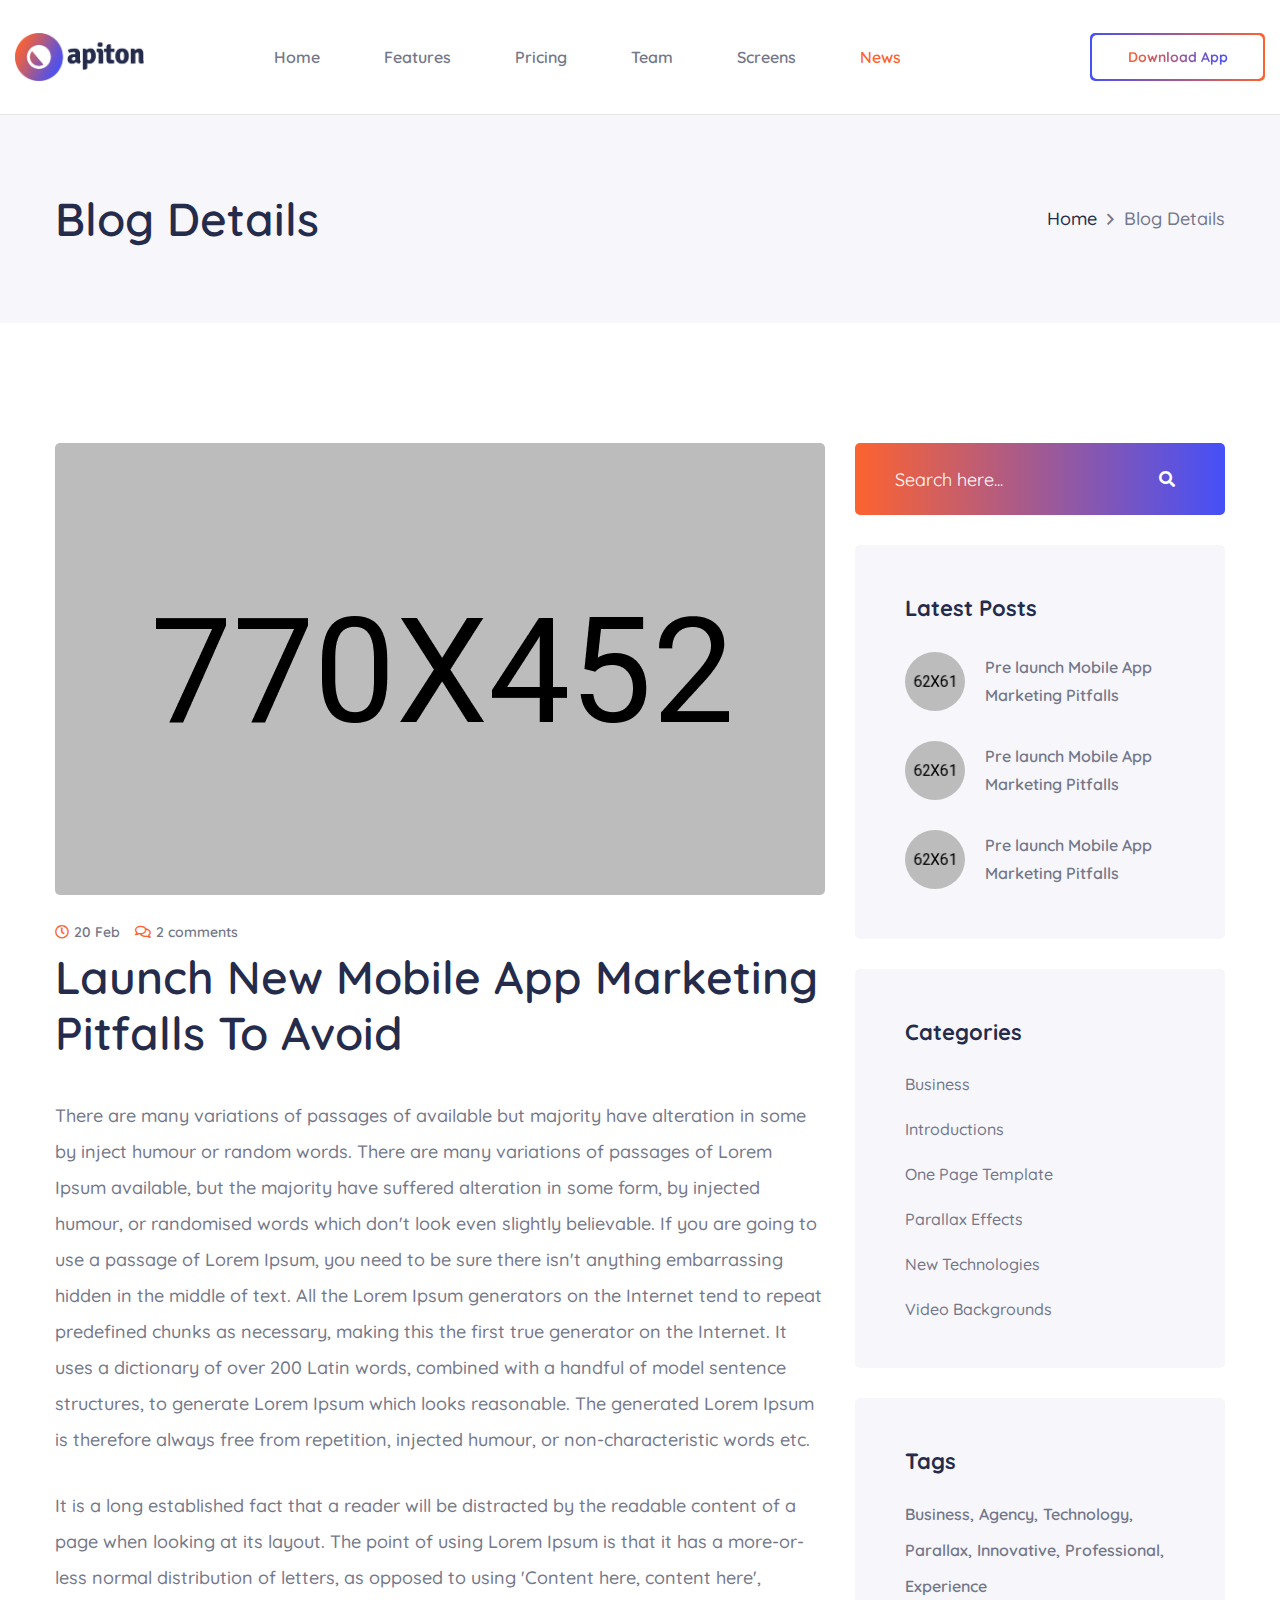
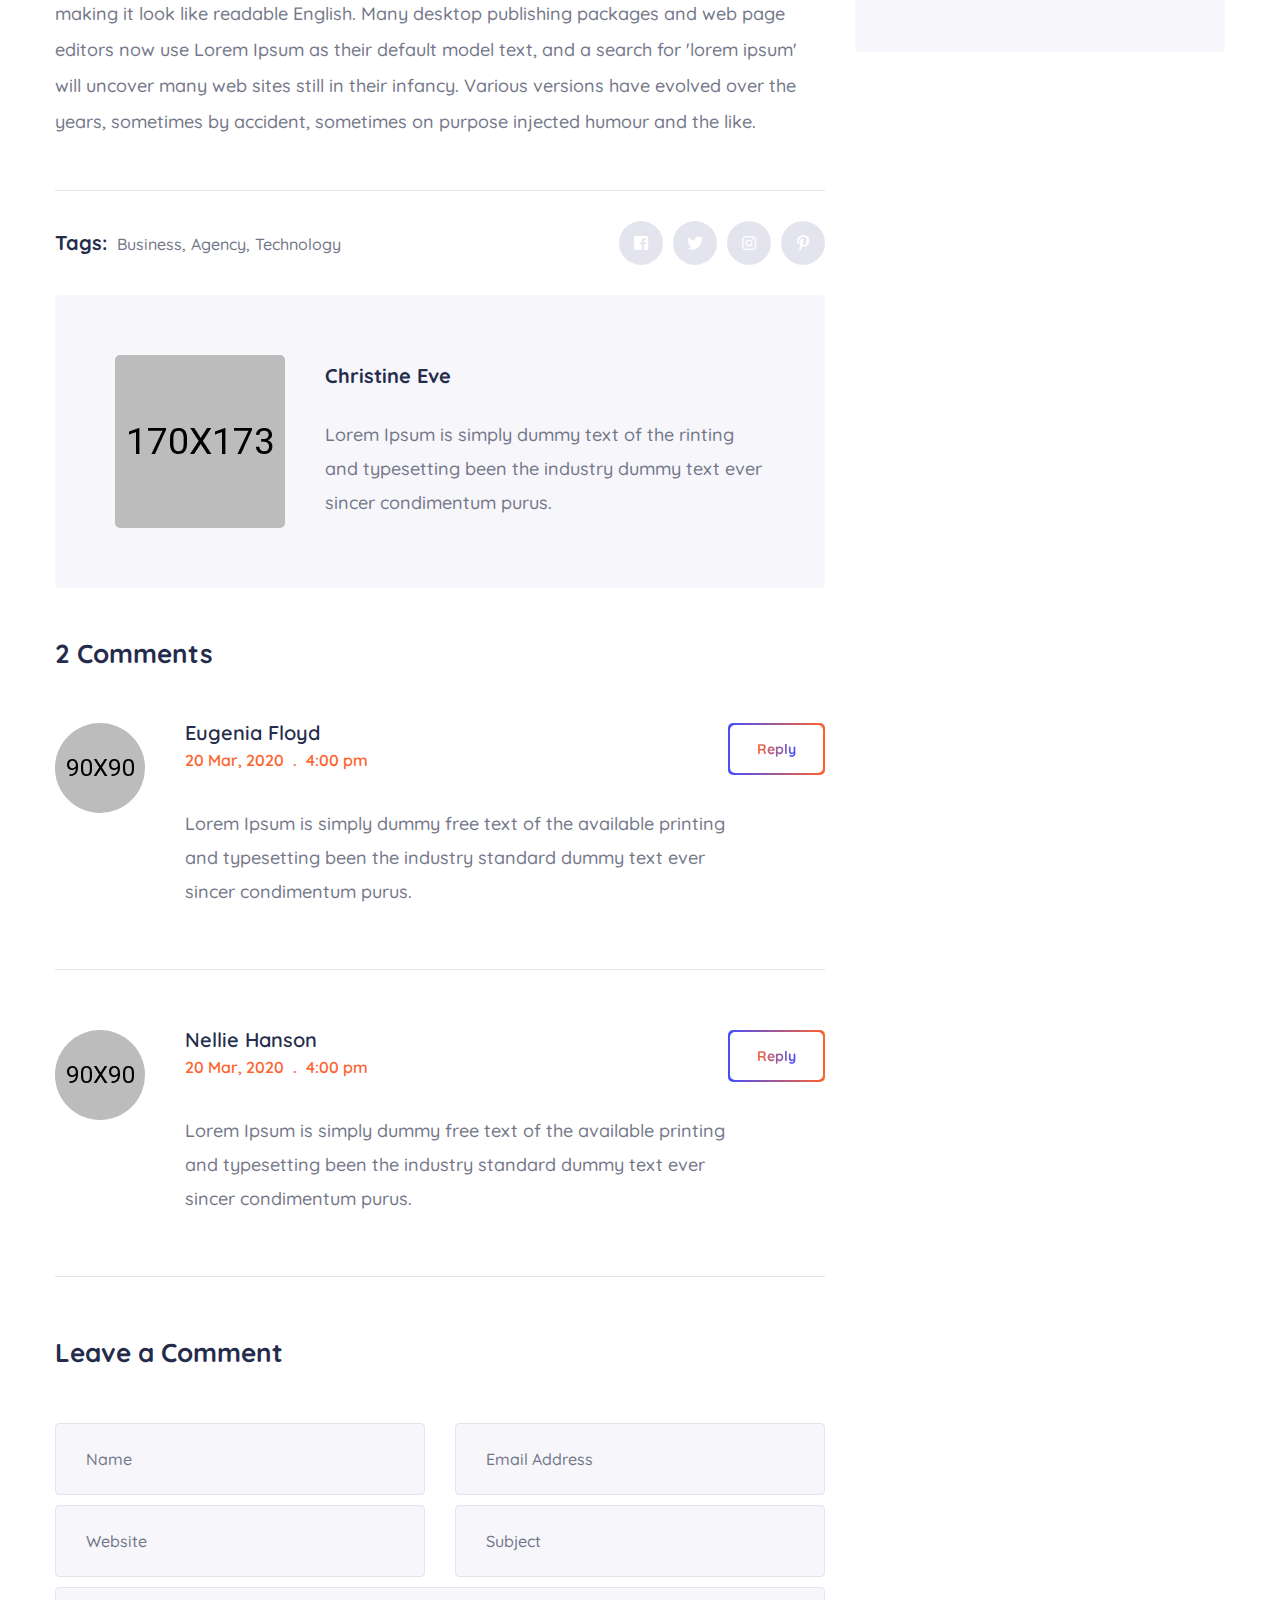
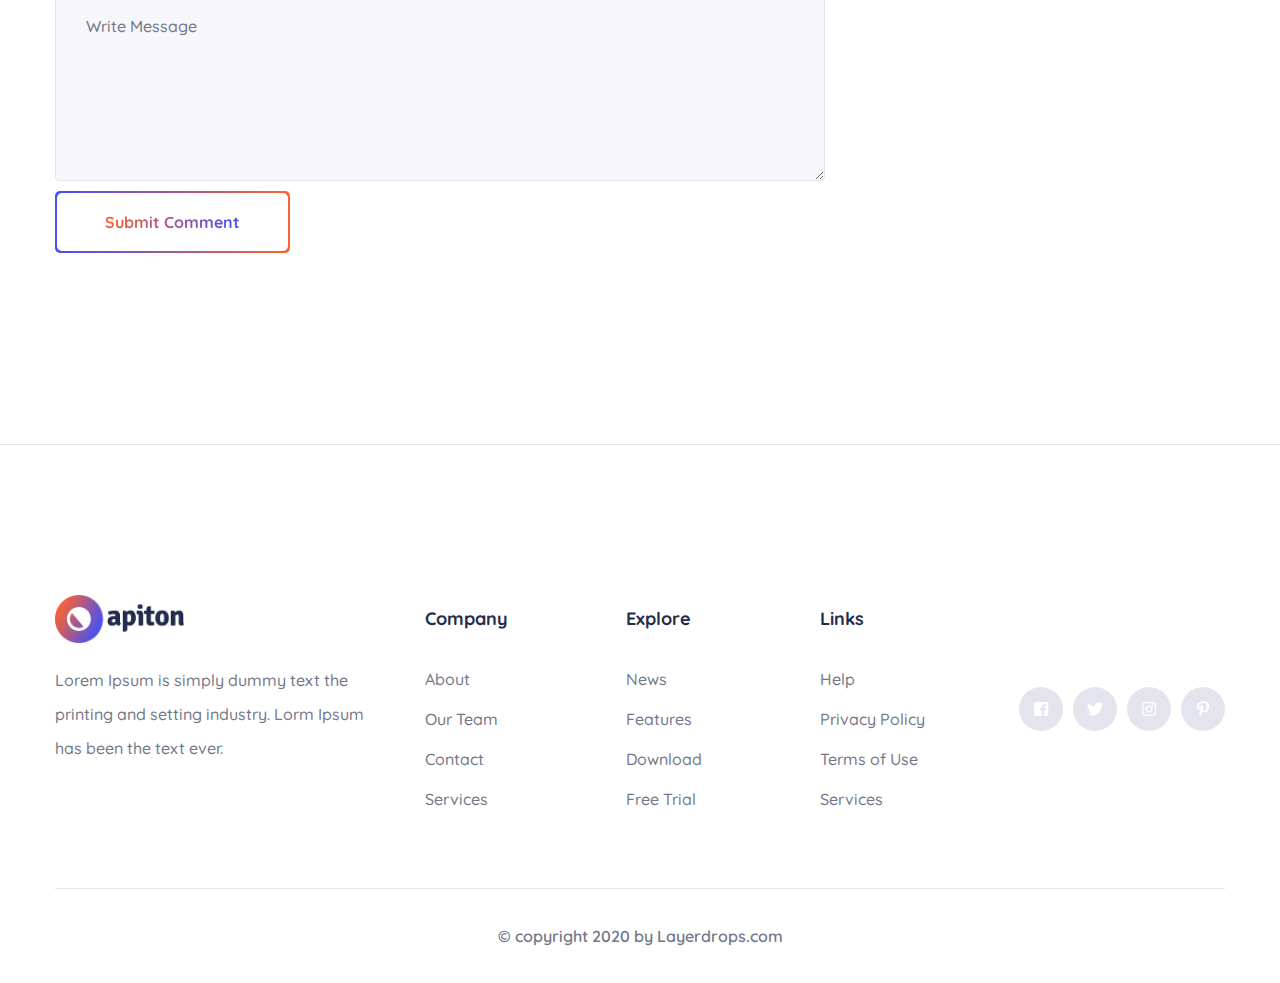
<file: blog-details.html>
<!DOCTYPE html>
<html lang="en">

<head>
    <meta charset="UTF-8">
    <meta name="viewport" content="width=device-width, initial-scale=1.0">
    <title>Apiton || Blog Details || App Landing HTML Template</title>
    <!-- favicon -->
    <link rel="apple-touch-icon" sizes="180x180" href="assets/images/favicons/apple-touch-icon.png">
    <link rel="icon" type="image/png" sizes="32x32" href="assets/images/favicons/favicon-32x32.png">
    <link rel="icon" type="image/png" sizes="16x16" href="assets/images/favicons/favicon-16x16.png">
    <link rel="manifest" href="assets/images/favicons/site.webmanifest">
    <!-- plugin scripts -->
    <link href="https://fonts.googleapis.com/css2?family=Quicksand:wght@400;500;600;700&display=swap" rel="stylesheet">

    <link rel="stylesheet" href="assets/css/bootstrap.min.css">
    <link rel="stylesheet" href="assets/css/animate.min.css">
    <link rel="stylesheet" href="assets/css/bootstrap-select.min.css">
    <link rel="stylesheet" href="assets/css/bootstrap-datepicker.min.css">
    <link rel="stylesheet" href="assets/css/fontawesome-all.min.css">
    <link rel="stylesheet" href="assets/css/magnific-popup.css">
    <link rel="stylesheet" href="assets/css/owl.carousel.min.css">
    <link rel="stylesheet" href="assets/css/owl.theme.default.min.css">
    <link rel="stylesheet" href="assets/css/apton-icons.css">

    <!-- theme styles -->
    <link rel="stylesheet" href="assets/css/style.css">
    <link rel="stylesheet" href="assets/css/responsive.css">
</head>

<body>

    <div class="preloader">
        <img src="assets/images/loader.png" width="75" class="preloader__image" alt="">
    </div><!-- /.preloader -->

    <div class="page-wrapper">
        <header class="site-header-one stricky">
            <div class="container-fluid">
                <div class="site-header-one__logo">
                    <a href="index.html">
                        <img src="assets/images/logo-1-1.png" width="129" alt="">
                    </a>
                    <span class="side-menu__toggler"><i class="fa fa-bars"></i></span><!-- /.side-menu__toggler -->
                </div><!-- /.site-header-one__logo -->
                <div class="main-nav__main-navigation">
                    <ul class="main-nav__navigation-box">
                        <li>
                            <a href="index.html">Home</a>
                        </li>
                        <li><a href="#features">Features</a></li>
                        <li><a href="#pricing">Pricing</a></li>
                        <li><a href="#team">Team</a></li>
                        <li><a href="#screens">Screens</a></li>
                        <li class="dropdown">
                            <a href="blog.html">News</a>
                            <ul>
                                <li><a href="blog.html">News</a></li>
                                <li><a href="blog-details.html">News Details</a></li>
                            </ul>
                        </li>
                    </ul><!-- /.main-nav__navigation-box -->
                </div><!-- /.main-nav__main-navigation -->
                <div class="main-nav__right">
                    <a href="#" class="thm-btn main-nav__btn-two"><span>Download App</span></a>
                </div><!-- /.main-nav__right -->
            </div><!-- /.container-fluid -->
        </header><!-- /.site-header-one -->

        <section class="page-header">
            <div class="container">
                <h2>Blog Details</h2>
                <ul class="list-unstyled thm-breadcrumb">
                    <li><a href="index.html">Home</a></li>
                    <li><span>Blog Details</span></li>
                </ul><!-- /.list-unstyled -->
            </div><!-- /.container -->
        </section><!-- /.page-header -->

        <section class="blog-details">
            <div class="container">
                <div class="row">
                    <div class="col-lg-8">
                        <div class="blog-details__main">
                            <div class="blog-details__image">
                                <img src="assets/images/blog/blog-d-1-1.jpg" alt="">
                            </div><!-- /.blog-details__image -->
                            <div class="blog-details__content">
                                <div class="blog-one__meta">
                                    <a href="#"><i class="far fa-clock"></i> 20 Feb</a>
                                    <a href="#"><i class="far fa-comments"></i> 2 comments</a>
                                </div><!-- /.blog-one__meta -->
                                <h3>Launch New Mobile App Marketing Pitfalls To Avoid</h3>
                                <p>There are many variations of passages of available but majority have alteration in
                                    some by
                                    inject humour or random words. There are many variations of passages of Lorem Ipsum
                                    available, but the majority have suffered alteration in some form, by injected
                                    humour, or
                                    randomised words which don't look even slightly believable. If you are going to use
                                    a
                                    passage of Lorem Ipsum, you need to be sure there isn't anything embarrassing hidden
                                    in the
                                    middle of text. All the Lorem Ipsum generators on the Internet tend to repeat
                                    predefined
                                    chunks as necessary, making this the first true generator on the Internet. It uses a
                                    dictionary of over 200 Latin words, combined with a handful of model sentence
                                    structures, to
                                    generate Lorem Ipsum which looks reasonable. The generated Lorem Ipsum is therefore
                                    always
                                    free from repetition, injected humour, or non-characteristic words etc.</p>
                                <p>It is a long established fact that a reader will be distracted by the readable
                                    content of a
                                    page when looking at its layout. The point of using Lorem Ipsum is that it has a
                                    more-or-less normal distribution of letters, as opposed to using 'Content here,
                                    content
                                    here', making it look like readable English. Many desktop publishing packages and
                                    web page
                                    editors now use Lorem Ipsum as their default model text, and a search for 'lorem
                                    ipsum' will
                                    uncover many web sites still in their infancy. Various versions have evolved over
                                    the years,
                                    sometimes by accident, sometimes on purpose injected humour and the like.</p>
                            </div><!-- /.blog-details__content -->
                            <div class="blog-details__meta">
                                <div class="blog-details__tags">
                                    <span>Tags: </span> <a href="#">Business,</a> <a href="#">Agency,</a> <a
                                        href="#">Technology</a>
                                </div><!-- /.blog-details__tags -->
                                <div class="blog-details__share">
                                    <a href="#"><i class="fab fa-facebook-square"></i></a>
                                    <a href="#"><i class="fab fa-twitter"></i></a>
                                    <a href="#"><i class="fab fa-instagram"></i></a>
                                    <a href="#"><i class="fab fa-pinterest-p"></i></a>
                                </div><!-- /.blog-details__share -->
                            </div><!-- /.blog-details__meta -->
                        </div><!-- /.blog-details__main -->

                        <div class="blog-author">
                            <div class="blog-author__image">
                                <img src="assets/images/blog/author-1-1.jpg" alt="">
                            </div><!-- /.blog-author__image -->
                            <div class="blog-author__content">
                                <h3>Christine Eve </h3>
                                <p>Lorem Ipsum is simply dummy text of the rinting and typesetting been the industry
                                    dummy text
                                    ever sincer condimentum purus.</p>
                            </div><!-- /.blog-author__content -->
                        </div><!-- /.blog-author -->

                        <div class="comment-one">
                            <h3 class="comment-one__block-title">2 Comments</h3><!-- /.comment-one__block-title -->
                            <div class="comment-one__single">
                                <div class="comment-one__image">
                                    <img src="assets/images/blog/comment-1-1.jpg" alt="">
                                </div><!-- /.comment-one__image -->
                                <div class="comment-one__content">
                                    <h3>Eugenia Floyd</h3>
                                    <p class="comment-one__date">20 Mar, 2020 <span>.</span> 4:00 pm</p>
                                    <p>Lorem Ipsum is simply dummy free text of the available printing and typesetting
                                        been the
                                        industry standard dummy text ever sincer condimentum purus.</p>
                                </div><!-- /.comment-one__content -->
                                <a href="#" class="thm-btn comment-one__btn"><span>Reply</span></a>
                                <!-- /.thm-btn comment-one__btn -->
                            </div><!-- /.comment-one__single -->
                            <div class="comment-one__single">
                                <div class="comment-one__image">
                                    <img src="assets/images/blog/comment-1-2.jpg" alt="">
                                </div><!-- /.comment-one__image -->
                                <div class="comment-one__content">
                                    <h3>Nellie Hanson</h3>
                                    <p class="comment-one__date">20 Mar, 2020 <span>.</span> 4:00 pm</p>
                                    <p>Lorem Ipsum is simply dummy free text of the available printing and typesetting
                                        been the
                                        industry standard dummy text ever sincer condimentum purus.</p>
                                </div><!-- /.comment-one__content -->
                                <a href="#" class="thm-btn comment-one__btn"><span>Reply</span></a>
                                <!-- /.thm-btn comment-one__btn -->
                            </div><!-- /.comment-one__single -->
                        </div><!-- /.comment-one -->
                        <div class="comment-form">
                            <h3 class="comment-one__block-title">Leave a Comment</h3><!-- /.comment-one__block-title -->
                            <form action="inc/sendemail.php" class="contact-form-validated contact-one__form">
                                <div class="row">
                                    <div class="col-lg-6">
                                        <input type="text" placeholder="Name" name="name">
                                    </div><!-- /.col-lg-6 -->
                                    <div class="col-lg-6">
                                        <input type="text" placeholder="Email Address" name="email">
                                    </div><!-- /.col-lg-6 -->
                                    <div class="col-lg-6">
                                        <input type="text" placeholder="Website" name="website">
                                    </div><!-- /.col-lg-6 -->
                                    <div class="col-lg-6">
                                        <input type="text" placeholder="Subject" name="subject">
                                    </div><!-- /.col-lg-6 -->
                                    <div class="col-lg-12">
                                        <textarea placeholder="Write Message" name="message"></textarea>
                                    </div><!-- /.col-lg-12 -->
                                    <div class="col-lg-12 text-left">
                                        <button type="submit" class="thm-btn contact-one__btn"><span>Submit Comment</span></button>
                                        <!-- /.thm-btn contact-one__btn -->
                                    </div><!-- /.col-lg-12 -->
                                </div><!-- /.row -->
                            </form><!-- /.contact-one__form -->
                        </div><!-- /.comment-form -->
                    </div><!-- /.col-lg-8 -->
                    <div class="col-lg-4">
                        <div class="sidebar">
                            <div class="sidebar__single sidebar__search">
                                <form action="#" class="sidebar__search-form">
                                    <input type="text" name="search" placeholder="Search here...">
                                    <button type="submit"><i class="fa fa-search"></i></button>
                                </form>
                            </div><!-- /.sidebar__single -->
                            <div class="sidebar__single sidebar__post">
                                <h3 class="sidebar__title">Latest Posts</h3><!-- /.sidebar__title -->
                                <div class="sidebar__post-wrap">
                                    <div class="sidebar__post__single">
                                        <div class="sidebar__post-image">
                                            <div class="inner-block"><img src="assets/images/blog/lp-1-1.jpg"
                                                    alt="Awesome Image" /></div>
                                            <!-- /.inner-block -->
                                        </div><!-- /.sidebar__post-image -->
                                        <div class="sidebar__post-content">
                                            <h4 class="sidebar__post-title"><a href="#">Pre launch Mobile App Marketing Pitfalls</a></h4>
                                            <!-- /.sidebar__post-title -->
                                        </div><!-- /.sidebar__post-content -->
                                    </div><!-- /.sidebar__post__single -->
                                    <div class="sidebar__post__single">
                                        <div class="sidebar__post-image">
                                            <div class="inner-block"><img src="assets/images/blog/lp-1-1.jpg"
                                                    alt="Awesome Image" /></div>
                                            <!-- /.inner-block -->
                                        </div><!-- /.sidebar__post-image -->
                                        <div class="sidebar__post-content">
                                            <h4 class="sidebar__post-title"><a href="#">Pre launch Mobile App Marketing Pitfalls</a></h4>
                                            <!-- /.sidebar__post-title -->
                                        </div><!-- /.sidebar__post-content -->
                                    </div><!-- /.sidebar__post__single -->
                                    <div class="sidebar__post__single">
                                        <div class="sidebar__post-image">
                                            <div class="inner-block"><img src="assets/images/blog/lp-1-3.jpg"
                                                    alt="Awesome Image" /></div>
                                            <!-- /.inner-block -->
                                        </div><!-- /.sidebar__post-image -->
                                        <div class="sidebar__post-content">
                                            <h4 class="sidebar__post-title"><a href="#">Pre launch Mobile App Marketing Pitfalls</a></h4>
                                            <!-- /.sidebar__post-title -->
                                        </div><!-- /.sidebar__post-content -->
                                    </div><!-- /.sidebar__post__single -->
                                </div><!-- /.sidebar__post-wrap -->
                            </div><!-- /.sidebar__single -->
                            <div class="sidebar__single sidebar__category">
                                <h3 class="sidebar__title">Categories</h3><!-- /.sidebar__title -->
                                <ul class="sidebar__category-list">
                                    <li class="sidebar__category-list-item"><a href="#">Business</a></li>
                                    <li class="sidebar__category-list-item"><a href="#">Introductions</a></li>
                                    <li class="sidebar__category-list-item"><a href="#">One Page Template</a></li>
                                    <li class="sidebar__category-list-item"><a href="#">Parallax Effects</a></li>
                                    <li class="sidebar__category-list-item"><a href="#">New Technologies</a></li>
                                    <li class="sidebar__category-list-item"><a href="#">Video Backgrounds</a></li>
                                </ul><!-- /.sidebar__category-list -->
                            </div><!-- /.sidebar__single -->
                            <div class="sidebar__single sidebar__tags">
                                <h3 class="sidebar__title">Tags</h3><!-- /.sidebar__title -->
                                <ul class="sidebar__tags-list">
                                    <li class="sidebar__tags-list-item"><a href="#">Business,</a></li>
                                    <li class="sidebar__tags-list-item"><a href="#">Agency,</a></li>
                                    <li class="sidebar__tags-list-item"><a href="#">Technology,</a></li>
                                    <li class="sidebar__tags-list-item"><a href="#">Parallax,</a></li>
                                    <li class="sidebar__tags-list-item"><a href="#">Innovative,</a></li>
                                    <li class="sidebar__tags-list-item"><a href="#">Professional,</a></li>
                                    <li class="sidebar__tags-list-item"><a href="#">Experience</a></li>
                                </ul><!-- /.sidebar__category-list -->
                            </div><!-- /.sidebar__single -->
                        </div><!-- /.sidebar -->
                    </div><!-- /.col-lg-4 -->
                </div><!-- /.row -->
            </div><!-- /.container -->
        </section><!-- /.blog-details -->



        <section class="mailchimp-one">
            <div class="container wow fadeInUp" data-wow-duration="1500ms">
                <div class="inner-container">
                    <div class="mailchimp-one__icon">
                        <i class="apton-icon-mail"></i>
                    </div><!-- /.mailchimp-one__icon -->
                    <form action="#" class="mailchimp-one__form">
                        <input type="text" placeholder="Enter your email address" name="email">
                        <button class="thm-btn mailchimp-one__btn" type="submit"><span>Register Now</span></button>
                        <!-- /.thm-btn -->
                    </form><!-- /.mailchimp-one__form -->
                </div><!-- /.inner-container -->
            </div><!-- /.container -->
        </section><!-- /.mailchimp-one -->

        <footer class="site-footer">
            <div class="site-footer__upper">
                <div class="container">
                    <div class="row">
                        <div class="col-lg-4">
                            <div class="footer-widget footer-widget__about">
                                <a href="index.html">
                                    <img src="assets/images/logo-1-1.png" width="129" alt="">
                                </a>
                                <p>Lorem Ipsum is simply dummy text the <br> printing and setting industry. Lorm Ipsum
                                    <br> has been the text ever.</p>
                            </div><!-- /.footer-widget -->
                        </div><!-- /.col-lg-4 -->

                        <div class="col-lg-5">
                            <div class="footer-widget__links-wrap">
                                <div class="footer-widget">
                                    <h3 class="footer-widget__title">Company</h3>
                                    <ul class="list-unstyled footer-widget__links-list">
                                        <li><a href="#">About</a></li>
                                        <li><a href="#">Our Team</a></li>
                                        <li><a href="#">Contact</a></li>
                                        <li><a href="#">Services</a></li>
                                    </ul><!-- /.list-unstyled footer-widget__links-list -->
                                </div><!-- /.footer-widget -->
                                <div class="footer-widget">
                                    <h3 class="footer-widget__title">Explore</h3>
                                    <ul class="list-unstyled footer-widget__links-list">
                                        <li><a href="#">News</a></li>
                                        <li><a href="#">Features</a></li>
                                        <li><a href="#">Download</a></li>
                                        <li><a href="#">Free Trial</a></li>
                                    </ul><!-- /.list-unstyled footer-widget__links-list -->
                                </div><!-- /.footer-widget -->
                                <div class="footer-widget">
                                    <h3 class="footer-widget__title">Links</h3>
                                    <ul class="list-unstyled footer-widget__links-list">
                                        <li><a href="#">Help</a></li>
                                        <li><a href="#">Privacy Policy</a></li>
                                        <li><a href="#">Terms of Use</a></li>
                                        <li><a href="#">Services</a></li>
                                    </ul><!-- /.list-unstyled footer-widget__links-list -->
                                </div><!-- /.footer-widget -->
                            </div><!-- /.footer-widget__links-wrap -->
                        </div><!-- /.col-lg-5 -->
                        <div
                            class="col-lg-3 d-flex align-items-center justify-content-xl-end justify-content-lg-end justify-content-md-center justify-content-sm-center">
                            <div class="footer-widget">
                                <div class="footer-widget__social">
                                    <a href="#"><i class="fab fa-facebook-square"></i></a>
                                    <a href="#"><i class="fab fa-twitter"></i></a>
                                    <a href="#"><i class="fab fa-instagram"></i></a>
                                    <a href="#"><i class="fab fa-pinterest-p"></i></a>
                                </div><!-- /.footer-widget__social -->
                            </div><!-- /.footer-widget -->
                        </div><!-- /.col-lg-3 -->
                    </div><!-- /.row -->
                </div><!-- /.container -->
            </div><!-- /.site-footer__upper -->
            <div class="site-footer__bottom">
                <div class="container text-center">
                    <p>© copyright 2020 by Layerdrops.com</p>
                </div><!-- /.container -->
            </div><!-- /.site-footer__bottom -->
        </footer><!-- /.site-footer -->
    </div><!-- /.page-wrapper -->


    <a href="#" data-target="html" class="scroll-to-target scroll-to-top"><i class="fa fa-angle-up"></i></a>


    <div class="side-menu__block">
        <div class="side-menu__block-overlay custom-cursor__overlay">
            <div class="cursor"></div>
            <div class="cursor-follower"></div>
        </div><!-- /.side-menu__block-overlay -->
        <div class="side-menu__block-inner ">
            <div class="side-menu__top justify-content-end">

                <a href="#" class="side-menu__toggler side-menu__close-btn"><img
                        src="assets/images/shapes/close-1-1.png" alt=""></a>
            </div><!-- /.side-menu__top -->


            <nav class="mobile-nav__container">
                <!-- content is loading via js -->
            </nav>
            <div class="side-menu__sep"></div><!-- /.side-menu__sep -->
            <div class="side-menu__content">
                <p>Lorem Ipsum is simply dummy text the printing and setting industry. Lorm Ipsum has been the
                    industry's stanard dummy text ever. </p>
                <p><a href="mailto:needhelp@apton.com">needhelp@apton.com</a> <br> <a href="tel:888-999-0000">888 999
                        0000</a></p>
                <div class="side-menu__social">
                    <a href="#"><i class="fab fa-facebook-square"></i></a>
                    <a href="#"><i class="fab fa-twitter"></i></a>
                    <a href="#"><i class="fab fa-instagram"></i></a>
                    <a href="#"><i class="fab fa-pinterest-p"></i></a>
                </div>
            </div><!-- /.side-menu__content -->
        </div><!-- /.side-menu__block-inner -->
    </div><!-- /.side-menu__block -->

    <script src="assets/js/jquery-3.5.0.min.js"></script>
    <script src="assets/js/bootstrap.bundle.min.js"></script>
    <script src="assets/js/bootstrap-select.min.js"></script>
    <script src="assets/js/bootstrap-datepicker.min.js"></script>
    <script src="assets/js/isotope.js"></script>
    <script src="assets/js/jquery.ajaxchimp.min.js"></script>
    <script src="assets/js/jquery.waypoints.min.js"></script>
    <script src="assets/js/jquery.counterup.min.js"></script>
    <script src="assets/js/jquery.magnific-popup.min.js"></script>
    <script src="assets/js/jquery.validate.min.js"></script>
    <script src="assets/js/owl.carousel.min.js"></script>
    <script src="assets/js/TweenMax.min.js"></script>
    <script src="assets/js/wow.js"></script>
    <script src="assets/js/theme.js"></script>
</body>

</html>
</file>
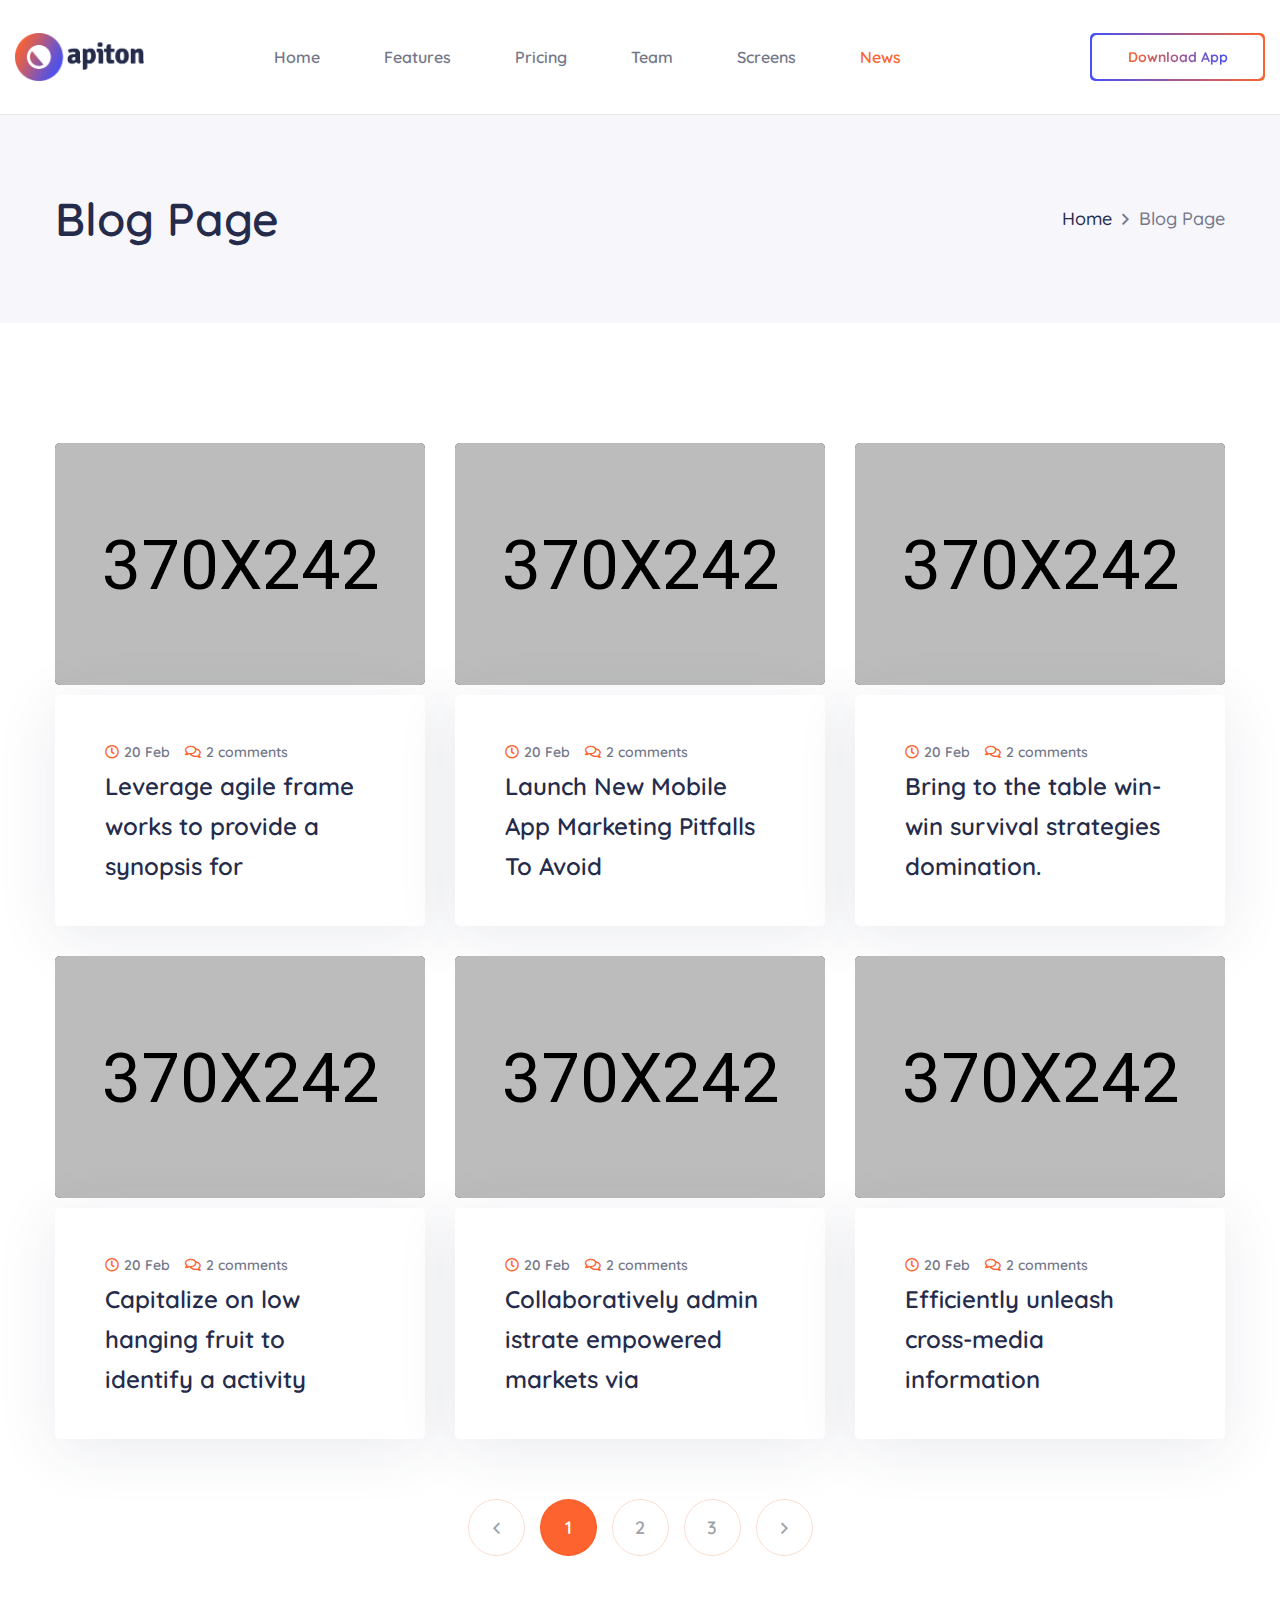
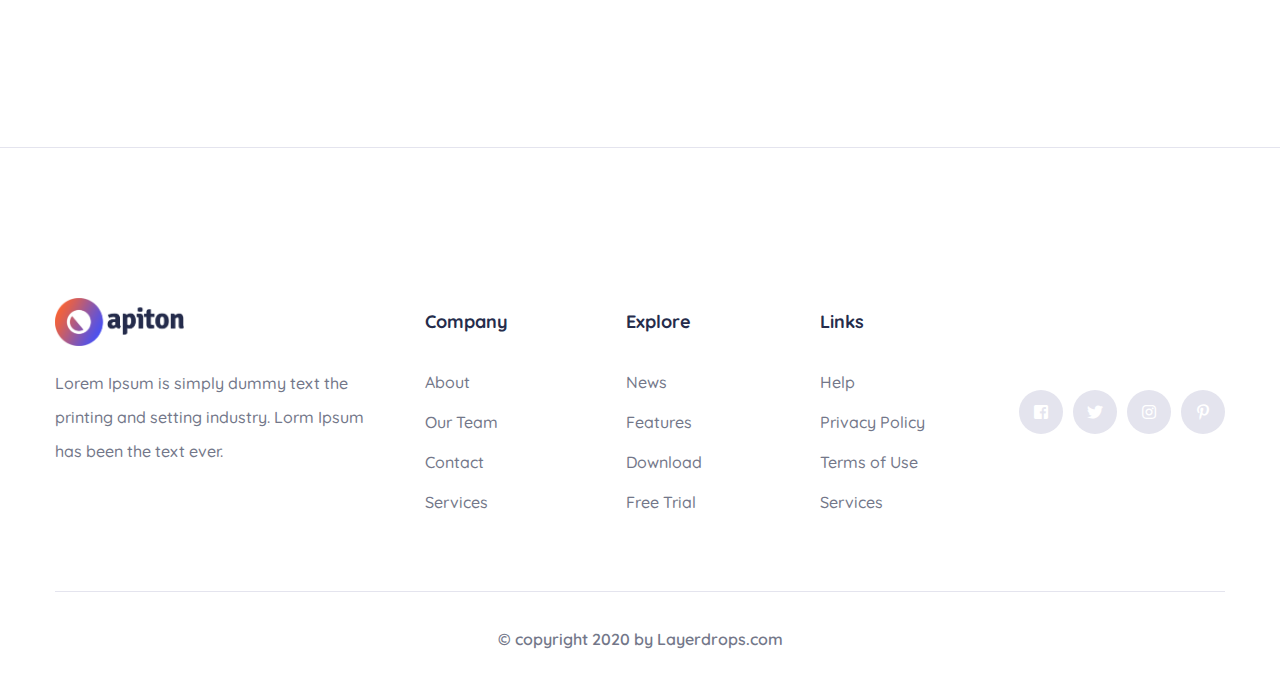
<file: blog.html>
<!DOCTYPE html>
<html lang="en">

<head>
    <meta charset="UTF-8">
    <meta name="viewport" content="width=device-width, initial-scale=1.0">
    <title>Apiton || Blog Page || App Landing HTML Template</title>
    <!-- favicon -->
    <link rel="apple-touch-icon" sizes="180x180" href="assets/images/favicons/apple-touch-icon.png">
    <link rel="icon" type="image/png" sizes="32x32" href="assets/images/favicons/favicon-32x32.png">
    <link rel="icon" type="image/png" sizes="16x16" href="assets/images/favicons/favicon-16x16.png">
    <link rel="manifest" href="assets/images/favicons/site.webmanifest">
    <!-- plugin scripts -->
    <link href="https://fonts.googleapis.com/css2?family=Quicksand:wght@400;500;600;700&display=swap" rel="stylesheet">

    <link rel="stylesheet" href="assets/css/bootstrap.min.css">
    <link rel="stylesheet" href="assets/css/animate.min.css">
    <link rel="stylesheet" href="assets/css/bootstrap-select.min.css">
    <link rel="stylesheet" href="assets/css/bootstrap-datepicker.min.css">
    <link rel="stylesheet" href="assets/css/fontawesome-all.min.css">
    <link rel="stylesheet" href="assets/css/magnific-popup.css">
    <link rel="stylesheet" href="assets/css/owl.carousel.min.css">
    <link rel="stylesheet" href="assets/css/owl.theme.default.min.css">
    <link rel="stylesheet" href="assets/css/apton-icons.css">

    <!-- theme styles -->
    <link rel="stylesheet" href="assets/css/style.css">
    <link rel="stylesheet" href="assets/css/responsive.css">
</head>

<body>

    <div class="preloader">
        <img src="assets/images/loader.png" width="75" class="preloader__image" alt="">
    </div><!-- /.preloader -->

    <div class="page-wrapper">
        <header class="site-header-one stricky">
            <div class="container-fluid">
                <div class="site-header-one__logo">
                    <a href="index.html">
                        <img src="assets/images/logo-1-1.png" width="129" alt="">
                    </a>
                    <span class="side-menu__toggler"><i class="fa fa-bars"></i></span><!-- /.side-menu__toggler -->
                </div><!-- /.site-header-one__logo -->
                <div class="main-nav__main-navigation">
                    <ul class="main-nav__navigation-box">
                        <li>
                            <a href="index.html">Home</a>
                        </li>
                        <li><a href="#features">Features</a></li>
                        <li><a href="#pricing">Pricing</a></li>
                        <li><a href="#team">Team</a></li>
                        <li><a href="#screens">Screens</a></li>
                        <li class="dropdown">
                            <a href="blog.html">News</a>
                            <ul>
                                <li><a href="blog.html">News</a></li>
                                <li><a href="blog-details.html">News Details</a></li>
                            </ul>
                        </li>
                    </ul><!-- /.main-nav__navigation-box -->
                </div><!-- /.main-nav__main-navigation -->
                <div class="main-nav__right">
                    <a href="#" class="thm-btn main-nav__btn-two"><span>Download App</span></a>
                </div><!-- /.main-nav__right -->
            </div><!-- /.container-fluid -->
        </header><!-- /.site-header-one -->

        <section class="page-header">
            <div class="container">
                <h2>Blog Page</h2>
                <ul class="list-unstyled thm-breadcrumb">
                    <li><a href="index.html">Home</a></li>
                    <li><span>Blog Page</span></li>
                </ul><!-- /.list-unstyled -->
            </div><!-- /.container -->
        </section><!-- /.page-header -->

        <section class="blog-grid">
            <div class="container">
                <div class="row">
                    <div class="col-lg-4 col-md-6 col-sm-12">
                        <div class="blog-one__single">
                            <div class="blog-one__image">
                                <img src="assets/images/blog/blog-1-1.jpg" alt="">
                            </div><!-- /.blog-one__image -->
                            <div class="blog-one__content">
                                <div class="blog-one__circle"></div><!-- /.blog-one__circle -->
                                <div class="blog-one__content-inner">
                                    <div class="blog-one__meta">
                                        <a href="#"><i class="far fa-clock"></i> 20 Feb</a>
                                        <a href="#"><i class="far fa-comments"></i> 2 comments</a>
                                    </div><!-- /.blog-one__meta -->
                                    <h3><a href="blog-details.html">Leverage agile frame works to provide a synopsis for</a></h3>
                                </div><!-- /.blog-one__content-inner -->
                            </div><!-- /.blog-one__content -->
                        </div><!-- /.blog-one__single -->
                    </div><!-- /.col-lg-4 col-md-6 col-sm-12 -->
                    <div class="col-lg-4 col-md-6 col-sm-12">
                        <div class="blog-one__single">
                            <div class="blog-one__image">
                                <img src="assets/images/blog/blog-1-2.jpg" alt="">
                            </div><!-- /.blog-one__image -->
                            <div class="blog-one__content">
                                <div class="blog-one__circle"></div><!-- /.blog-one__circle -->
                                <div class="blog-one__content-inner">
                                    <div class="blog-one__meta">
                                        <a href="#"><i class="far fa-clock"></i> 20 Feb</a>
                                        <a href="#"><i class="far fa-comments"></i> 2 comments</a>
                                    </div><!-- /.blog-one__meta -->
                                    <h3><a href="blog-details.html">Launch New Mobile App Marketing Pitfalls To
                                            Avoid</a></h3>
                                </div><!-- /.blog-one__content-inner -->
                            </div><!-- /.blog-one__content -->
                        </div><!-- /.blog-one__single -->
                    </div><!-- /.col-lg-4 col-md-6 col-sm-12 -->
                    <div class="col-lg-4 col-md-6 col-sm-12">
                        <div class="blog-one__single">
                            <div class="blog-one__image">
                                <img src="assets/images/blog/blog-1-3.jpg" alt="">
                            </div><!-- /.blog-one__image -->
                            <div class="blog-one__content">
                                <div class="blog-one__circle"></div><!-- /.blog-one__circle -->
                                <div class="blog-one__content-inner">
                                    <div class="blog-one__meta">
                                        <a href="#"><i class="far fa-clock"></i> 20 Feb</a>
                                        <a href="#"><i class="far fa-comments"></i> 2 comments</a>
                                    </div><!-- /.blog-one__meta -->
                                    <h3><a href="blog-details.html">Bring to the table win-win survival strategies domination.</a></h3>
                                </div><!-- /.blog-one__content-inner -->
                            </div><!-- /.blog-one__content -->
                        </div><!-- /.blog-one__single -->
                    </div><!-- /.col-lg-4 col-md-6 col-sm-12 -->
                    <div class="col-lg-4 col-md-6 col-sm-12">
                        <div class="blog-one__single">
                            <div class="blog-one__image">
                                <img src="assets/images/blog/blog-1-4.jpg" alt="">
                            </div><!-- /.blog-one__image -->
                            <div class="blog-one__content">
                                <div class="blog-one__circle"></div><!-- /.blog-one__circle -->
                                <div class="blog-one__content-inner">
                                    <div class="blog-one__meta">
                                        <a href="#"><i class="far fa-clock"></i> 20 Feb</a>
                                        <a href="#"><i class="far fa-comments"></i> 2 comments</a>
                                    </div><!-- /.blog-one__meta -->
                                    <h3><a href="blog-details.html">Capitalize on low hanging fruit to identify a activity</a></h3>
                                </div><!-- /.blog-one__content-inner -->
                            </div><!-- /.blog-one__content -->
                        </div><!-- /.blog-one__single -->
                    </div><!-- /.col-lg-4 col-md-6 col-sm-12 -->
                    <div class="col-lg-4 col-md-6 col-sm-12">
                        <div class="blog-one__single">
                            <div class="blog-one__image">
                                <img src="assets/images/blog/blog-1-5.jpg" alt="">
                            </div><!-- /.blog-one__image -->
                            <div class="blog-one__content">
                                <div class="blog-one__circle"></div><!-- /.blog-one__circle -->
                                <div class="blog-one__content-inner">
                                    <div class="blog-one__meta">
                                        <a href="#"><i class="far fa-clock"></i> 20 Feb</a>
                                        <a href="#"><i class="far fa-comments"></i> 2 comments</a>
                                    </div><!-- /.blog-one__meta -->
                                    <h3><a href="blog-details.html">Collaboratively admin istrate empowered markets via </a></h3>
                                </div><!-- /.blog-one__content-inner -->
                            </div><!-- /.blog-one__content -->
                        </div><!-- /.blog-one__single -->
                    </div><!-- /.col-lg-4 col-md-6 col-sm-12 -->
                    <div class="col-lg-4 col-md-6 col-sm-12">
                        <div class="blog-one__single">
                            <div class="blog-one__image">
                                <img src="assets/images/blog/blog-1-6.jpg" alt="">
                            </div><!-- /.blog-one__image -->
                            <div class="blog-one__content">
                                <div class="blog-one__circle"></div><!-- /.blog-one__circle -->
                                <div class="blog-one__content-inner">
                                    <div class="blog-one__meta">
                                        <a href="#"><i class="far fa-clock"></i> 20 Feb</a>
                                        <a href="#"><i class="far fa-comments"></i> 2 comments</a>
                                    </div><!-- /.blog-one__meta -->
                                    <h3><a href="blog-details.html">Efficiently unleash cross-media information </a></h3>
                                </div><!-- /.blog-one__content-inner -->
                            </div><!-- /.blog-one__content -->
                        </div><!-- /.blog-one__single -->
                    </div><!-- /.col-lg-4 col-md-6 col-sm-12 -->
                </div><!-- /.row -->
                <div class="post-pagination">
                    <a href="#"><i class="far fa-angle-left"></i></a>
                    <a href="#" class="active">1</a>
                    <a href="#">2</a>
                    <a href="#">3</a>
                    <a href="#"><i class="far fa-angle-right"></i></a>
                </div><!-- /.post-pagination -->
            </div><!-- /.container -->
        </section><!-- /.blog-grid -->

        <section class="mailchimp-one">
            <div class="container wow fadeInUp" data-wow-duration="1500ms">
                <div class="inner-container">
                    <div class="mailchimp-one__icon">
                        <i class="apton-icon-mail"></i>
                    </div><!-- /.mailchimp-one__icon -->
                    <form action="#" class="mailchimp-one__form">
                        <input type="text" placeholder="Enter your email address" name="email">
                        <button class="thm-btn mailchimp-one__btn" type="submit"><span>Register Now</span></button>
                        <!-- /.thm-btn -->
                    </form><!-- /.mailchimp-one__form -->
                </div><!-- /.inner-container -->
            </div><!-- /.container -->
        </section><!-- /.mailchimp-one -->

        <footer class="site-footer">
            <div class="site-footer__upper">
                <div class="container">
                    <div class="row">
                        <div class="col-lg-4">
                            <div class="footer-widget footer-widget__about">
                                <a href="index.html">
                                    <img src="assets/images/logo-1-1.png" width="129" alt="">
                                </a>
                                <p>Lorem Ipsum is simply dummy text the <br> printing and setting industry. Lorm Ipsum
                                    <br> has been the text ever.</p>
                            </div><!-- /.footer-widget -->
                        </div><!-- /.col-lg-4 -->

                        <div class="col-lg-5">
                            <div class="footer-widget__links-wrap">
                                <div class="footer-widget">
                                    <h3 class="footer-widget__title">Company</h3>
                                    <ul class="list-unstyled footer-widget__links-list">
                                        <li><a href="#">About</a></li>
                                        <li><a href="#">Our Team</a></li>
                                        <li><a href="#">Contact</a></li>
                                        <li><a href="#">Services</a></li>
                                    </ul><!-- /.list-unstyled footer-widget__links-list -->
                                </div><!-- /.footer-widget -->
                                <div class="footer-widget">
                                    <h3 class="footer-widget__title">Explore</h3>
                                    <ul class="list-unstyled footer-widget__links-list">
                                        <li><a href="#">News</a></li>
                                        <li><a href="#">Features</a></li>
                                        <li><a href="#">Download</a></li>
                                        <li><a href="#">Free Trial</a></li>
                                    </ul><!-- /.list-unstyled footer-widget__links-list -->
                                </div><!-- /.footer-widget -->
                                <div class="footer-widget">
                                    <h3 class="footer-widget__title">Links</h3>
                                    <ul class="list-unstyled footer-widget__links-list">
                                        <li><a href="#">Help</a></li>
                                        <li><a href="#">Privacy Policy</a></li>
                                        <li><a href="#">Terms of Use</a></li>
                                        <li><a href="#">Services</a></li>
                                    </ul><!-- /.list-unstyled footer-widget__links-list -->
                                </div><!-- /.footer-widget -->
                            </div><!-- /.footer-widget__links-wrap -->
                        </div><!-- /.col-lg-5 -->
                        <div
                            class="col-lg-3 d-flex align-items-center justify-content-xl-end justify-content-lg-end justify-content-md-center justify-content-sm-center">
                            <div class="footer-widget">
                                <div class="footer-widget__social">
                                    <a href="#"><i class="fab fa-facebook-square"></i></a>
                                    <a href="#"><i class="fab fa-twitter"></i></a>
                                    <a href="#"><i class="fab fa-instagram"></i></a>
                                    <a href="#"><i class="fab fa-pinterest-p"></i></a>
                                </div><!-- /.footer-widget__social -->
                            </div><!-- /.footer-widget -->
                        </div><!-- /.col-lg-3 -->
                    </div><!-- /.row -->
                </div><!-- /.container -->
            </div><!-- /.site-footer__upper -->
            <div class="site-footer__bottom">
                <div class="container text-center">
                    <p>© copyright 2020 by Layerdrops.com</p>
                </div><!-- /.container -->
            </div><!-- /.site-footer__bottom -->
        </footer><!-- /.site-footer -->
    </div><!-- /.page-wrapper -->


    <a href="#" data-target="html" class="scroll-to-target scroll-to-top"><i class="fa fa-angle-up"></i></a>


    <div class="side-menu__block">
        <div class="side-menu__block-overlay custom-cursor__overlay">
            <div class="cursor"></div>
            <div class="cursor-follower"></div>
        </div><!-- /.side-menu__block-overlay -->
        <div class="side-menu__block-inner ">
            <div class="side-menu__top justify-content-end">

                <a href="#" class="side-menu__toggler side-menu__close-btn"><img
                        src="assets/images/shapes/close-1-1.png" alt=""></a>
            </div><!-- /.side-menu__top -->


            <nav class="mobile-nav__container">
                <!-- content is loading via js -->
            </nav>
            <div class="side-menu__sep"></div><!-- /.side-menu__sep -->
            <div class="side-menu__content">
                <p>Lorem Ipsum is simply dummy text the printing and setting industry. Lorm Ipsum has been the
                    industry's stanard dummy text ever. </p>
                <p><a href="mailto:needhelp@apton.com">needhelp@apton.com</a> <br> <a href="tel:888-999-0000">888 999
                        0000</a></p>
                <div class="side-menu__social">
                    <a href="#"><i class="fab fa-facebook-square"></i></a>
                    <a href="#"><i class="fab fa-twitter"></i></a>
                    <a href="#"><i class="fab fa-instagram"></i></a>
                    <a href="#"><i class="fab fa-pinterest-p"></i></a>
                </div>
            </div><!-- /.side-menu__content -->
        </div><!-- /.side-menu__block-inner -->
    </div><!-- /.side-menu__block -->

    <script src="assets/js/jquery-3.5.0.min.js"></script>
    <script src="assets/js/bootstrap.bundle.min.js"></script>
    <script src="assets/js/bootstrap-select.min.js"></script>
    <script src="assets/js/bootstrap-datepicker.min.js"></script>
    <script src="assets/js/isotope.js"></script>
    <script src="assets/js/jquery.ajaxchimp.min.js"></script>
    <script src="assets/js/jquery.waypoints.min.js"></script>
    <script src="assets/js/jquery.counterup.min.js"></script>
    <script src="assets/js/jquery.magnific-popup.min.js"></script>
    <script src="assets/js/jquery.validate.min.js"></script>
    <script src="assets/js/owl.carousel.min.js"></script>
    <script src="assets/js/TweenMax.min.js"></script>
    <script src="assets/js/wow.js"></script>
    <script src="assets/js/theme.js"></script>
</body>

</html>
</file>
<file: assets/css/apton-icons.css>
@font-face {
  font-family: 'apton-icon';
  src:  url('../fonts/apton-icon.eot?omzvxv');
  src:  url('../fonts/apton-icon.eot?omzvxv#iefix') format('embedded-opentype'),
    url('../fonts/apton-icon.ttf?omzvxv') format('truetype'),
    url('../fonts/apton-icon.woff?omzvxv') format('woff'),
    url('../fonts/apton-icon.svg?omzvxv#apton-icon') format('svg');
  font-weight: normal;
  font-style: normal;
  font-display: block;
}

[class^="apton-icon-"], [class*=" apton-icon-"] {
  /* use !important to prevent issues with browser extensions that change fonts */
  font-family: 'apton-icon' !important;
  speak: none;
  font-style: normal;
  font-weight: normal;
  font-variant: normal;
  text-transform: none;
  line-height: 1;

  /* Better Font Rendering =========== */
  -webkit-font-smoothing: antialiased;
  -moz-osx-font-smoothing: grayscale;
}

.apton-icon-app-development:before {
  content: "\e900";
}
.apton-icon-computer-graphic1:before {
  content: "\e901";
}
.apton-icon-computer-graphic:before {
  content: "\e902";
}
.apton-icon-development1:before {
  content: "\e903";
}
.apton-icon-development:before {
  content: "\e904";
}
.apton-icon-mail:before {
  content: "\e905";
}
.apton-icon-responsive:before {
  content: "\e906";
}
</file>
<file: assets/css/style.css>
/*--------------------------------------------------------------
>>> TABLE OF CONTENTS:
----------------------------------------------------------------
# Common
# Animations
# Main Menu
# Banner
# Footer
# Mailchimp Form
# Sidemenu
# Page Header
# BreadCrumb
# Blog
# Blog Details
# Sidebar
# Contact
# Services
# Call to action
	## Call to action Two
	## Call to action Three
# Funfact
# Pricing
# Testimonials
# Brand
# Team
# App shots
# Video
# FAQ
--------------------------------------------------------------*/


/*--------------------------------------------------------------
# Common
--------------------------------------------------------------*/


/*
font-family: 'Quicksand', sans-serif;
*/

:root {
	--thm-font: 'Quicksand', sans-serif;
	--thm-base: #fd632f;
	--thm-base-rgb: 253, 99, 47;
	--thm-primary: #4550f8;
	--thm-primary-rgb: 69, 80, 248;
	--thm-black: #252c4b;
	--thm-black-rgb: 37, 44, 75;
}


body {
	font-family: var(--thm-font);
	color: #737789;
	font-size: 18px;
	line-height: 36px;
	font-weight: 500;
	/* background-color: #f9f9f9; */
}

a:active,
a:hover,
a:focus,
a:visited {
	text-decoration: none;
}


.page-wrapper {
	position: relative;
	margin: 0 auto;
	width: 100%;
	min-width: 300px;
	overflow: hidden;
}

@media (min-width: 1200px) {
	.container {
		max-width: 1200px;
	}
}



.thm-btn {
	display: inline-block;
	vertical-align: middle;
	border: none;
	outline: none;
	background-image: -webkit-gradient(linear, left top, right top, from(var(--thm-primary)), to(var(--thm-base)));
	background-image: linear-gradient(90deg, var(--thm-primary) 0%, var(--thm-base) 100%);
	border-radius: 5px;
	font-size: 16px;
	font-weight: bold;
	color: #fff;
	padding: 13px 50px;
	position: relative;
	-webkit-transition: all .4s ease;
	transition: all .4s ease;
}

.thm-btn::before {
	content: '';
	position: absolute;
	top: 2px;
	left: 2px;
	right: 2px;
	bottom: 2px;
	background-color: #fff;
	border-radius: 5px;
	-webkit-transform: scale(1, 1);
	        transform: scale(1, 1);
	-webkit-transform-origin: left center;
	        transform-origin: left center;
	-webkit-transition: -webkit-transform 500ms ease;
	transition: -webkit-transform 500ms ease;
	transition: transform 500ms ease;
	transition: transform 500ms ease, -webkit-transform 500ms ease;
}

.thm-btn span {
	position: relative;
	background-image: -webkit-gradient(linear, left top, right top, from(var(--thm-base)), to(var(--thm-primary)));
	background-image: linear-gradient(90deg, var(--thm-base) 0%, var(--thm-primary) 100%);
	-webkit-background-clip: text;
	background-clip: text;
	-webkit-text-fill-color: transparent;
	-webkit-transition: 500ms;
	transition: 500ms;
}

.thm-btn:hover::before {
	-webkit-transform: scale(0, 1);
	        transform: scale(0, 1);
	-webkit-transform-origin: right center;
	        transform-origin: right center;
}

.thm-btn:hover span {
	background-image: none;
	background-clip: none;
	color: #fff;
	-webkit-text-fill-color: #fff;
}

/* block title */

.block-title {
	padding-bottom: 51px;
}

.block-title p {
	margin: 0;
	line-height: 1em;
	font-size: 18px;
	font-weight: 600;
	color: var(--thm-base);
	position: relative;
	top: -3px;
}

.block-title h3 {
	margin: 0;
	color: var(--thm-black);
	font-size: 46px;
	font-weight: bold;
	margin-top: 5px;
}

.bootstrap-select .btn-light:not(:disabled):not(.disabled).active,
.bootstrap-select .btn-light:not(:disabled):not(.disabled):active,
.bootstrap-select .show>.btn-light.dropdown-toggle {
	background-color: transparent !important;
	box-shadow: none !important;
	outline: none !important;
}

.bootstrap-select>.dropdown-toggle {
	box-shadow: none !important;
}

.bootstrap-select .dropdown-toggle:focus,
.bootstrap-select>select.mobile-device:focus+.dropdown-toggle {
	outline: none !important;
}

.bootstrap-select .dropdown-menu {
	padding-top: 0;
	padding-bottom: 0;
	margin-top: 0;
	z-index: 991;
	border-radius: 0;
}

.bootstrap-select .dropdown-menu>li+li>a {
	border-top: 1px solid var(--thm-gray);
}

.bootstrap-select .dropdown-menu>li.selected>a {
	background: var(--thm-primary);
	color: #fff;
}

.bootstrap-select .dropdown-menu>li>a {
	font-size: 16px;
	font-weight: 500;
	padding: 4px 20px;
	color: var(--thm-black);
	-webkit-transition: all .4s ease;
	transition: all .4s ease;
}

.bootstrap-select .dropdown-menu>li>a:hover {
	background: var(--thm-primary);
	color: #fff;
	cursor: pointer;
}

/* datepicker */

.datepicker.dropdown-menu {
	min-width: 17rem;
}

.datepicker table {
	width: 100%;
}

.post-pagination {
	display: -webkit-box;
	display: flex;
	-webkit-box-pack: center;
	justify-content: center;
	-webkit-box-align: center;
	align-items: center;
	flex-wrap: wrap;
}

.post-pagination a {
	border-radius: 50%;
	border-width: 1px;
	border-style: solid;
	border-color: rgba(225, 90, 19, .2);
	color: #9ca3a9;
	font-size: 18px;
	font-weight: 600;
	text-align: center;
	padding: 0;
	display: -webkit-box;
	display: flex;
	-webkit-box-align: center;
	align-items: center;
	-webkit-box-pack: center;
	justify-content: center;
	width: 57px;
	height: 57px;
	-webkit-transition: all .4s ease;
	transition: all .4s ease;
}

.post-pagination a:hover {
	background-color: var(--thm-primary);
	color: #fff;
}

.post-pagination a.active {
	background-color: var(--thm-base);
	color: #fff;
	cursor: auto;
}

.post-pagination a+a {
	margin-left: 15px;
}


.preloader {
	position: fixed;
	background-color: #fff;
	background-position: center center;
	background-repeat: no-repeat;
	top: 0;
	left: 0;
	right: 0;
	bottom: 0;
	z-index: 9991;
	display: -webkit-box;
	display: flex;
	-webkit-box-pack: center;
	justify-content: center;
	-webkit-box-align: center;
	align-items: center;
	text-align: center;
}

.preloader__image {
	-webkit-animation-fill-mode: both;
	animation-fill-mode: both;
	-webkit-animation-name: flipInY;
	animation-name: flipInY;
	-webkit-animation-duration: 2s;
	animation-duration: 2s;
	-webkit-animation-iteration-count: infinite;
	animation-iteration-count: infinite;
}

.scroll-to-top {
	display: inline-block;
	width: 45px;
	height: 45px;
	background-image: -webkit-gradient(linear, left top, left bottom, from(var(--thm-base)), color-stop(51%, var(--thm-primary)), to(var(--thm-base)));
	background-image: linear-gradient(180deg, var(--thm-base) 0%, var(--thm-primary) 51%, var(--thm-base) 100%);
	position: fixed;
	bottom: 40px;
	right: 40px;
	z-index: 99;
	text-align: center;
	-webkit-transition: all .4s ease;
	transition: all .4s ease;
	display: none;
	outline: none;
	background-size: auto 200%;
	border-radius: 50%;
	transition: all .4s ease;
}

.scroll-to-top i {
	color: #ffffff;
	font-size: 18px;
	line-height: 45px;
}

.scroll-to-top:hover {
	background-position: bottom;
}

.scroll-to-top:hover i {
	color: #fff;
}

.thm-base-bg {
	background-color: var(--thm-primary);
}

.thm-base-bg-2 {
	background-color: var(--thm-base);
}

.thm-gray-bg {
	background-color: var(--thm-gray);
}




/* Cursor Style */
.cursor {
	position: absolute;
	background-color: #fff;
	width: 6px;
	height: 6px;
	border-radius: 100%;
	z-index: 1;
	-webkit-transition: 0.2s cubic-bezier(0.75, -0.27, 0.3, 1.33) opacity, 0.3s cubic-bezier(0.75, -1.27, 0.3, 2.33) -webkit-transform;
	transition: 0.2s cubic-bezier(0.75, -0.27, 0.3, 1.33) opacity, 0.3s cubic-bezier(0.75, -1.27, 0.3, 2.33) -webkit-transform;
	transition: 0.3s cubic-bezier(0.75, -1.27, 0.3, 2.33) transform, 0.2s cubic-bezier(0.75, -0.27, 0.3, 1.33) opacity;
	transition: 0.3s cubic-bezier(0.75, -1.27, 0.3, 2.33) transform, 0.2s cubic-bezier(0.75, -0.27, 0.3, 1.33) opacity, 0.3s cubic-bezier(0.75, -1.27, 0.3, 2.33) -webkit-transform;
	-webkit-user-select: none;
	-moz-user-select: none;
	-ms-user-select: none;
	user-select: none;
	pointer-events: none;
	z-index: 10000;
	-webkit-transform: scale(1);
	transform: scale(1);
	visibility: hidden;
}

.cursor {
	visibility: visible;
}

.cursor.active {
	opacity: 0.5;
	-webkit-transform: scale(0);
	transform: scale(0);
}

.cursor.hovered {
	opacity: 0.08;
}

.cursor-follower {
	position: absolute;
	background-color: RGBA(255, 255, 255, 0.3);
	width: 50px;
	height: 50px;
	border-radius: 100%;
	z-index: 1;
	-webkit-transition: 0.2s cubic-bezier(0.75, -0.27, 0.3, 1.33) opacity, 0.6s cubic-bezier(0.75, -1.27, 0.3, 2.33) -webkit-transform;
	transition: 0.2s cubic-bezier(0.75, -0.27, 0.3, 1.33) opacity, 0.6s cubic-bezier(0.75, -1.27, 0.3, 2.33) -webkit-transform;
	transition: 0.6s cubic-bezier(0.75, -1.27, 0.3, 2.33) transform, 0.2s cubic-bezier(0.75, -0.27, 0.3, 1.33) opacity;
	transition: 0.6s cubic-bezier(0.75, -1.27, 0.3, 2.33) transform, 0.2s cubic-bezier(0.75, -0.27, 0.3, 1.33) opacity, 0.6s cubic-bezier(0.75, -1.27, 0.3, 2.33) -webkit-transform;
	-webkit-user-select: none;
	-moz-user-select: none;
	-ms-user-select: none;
	user-select: none;
	pointer-events: none;
	z-index: 10000;
	visibility: hidden;
}

.cursor-follower {
	visibility: visible;
}

.cursor-follower.active {
	opacity: 0.7;
	-webkit-transform: scale(1);
	transform: scale(1);
}

.cursor-follower.hovered {
	opacity: 0.08;
}

.cursor-follower.close-cursor:before {
	position: absolute;
	content: '';
	height: 25px;
	width: 2px;
	background: #fff;
	left: 48%;
	top: 12px;
	-webkit-transform: rotate(-45deg);
	transform: rotate(-45deg);
	display: inline-block;
}

.cursor-follower.close-cursor:after {
	position: absolute;
	content: '';
	height: 25px;
	width: 2px;
	background: #fff;
	right: 48%;
	top: 12px;
	-webkit-transform: rotate(45deg);
	transform: rotate(45deg);
}

/*--------------------------------------------------------------
# Animations
--------------------------------------------------------------*/

@-webkit-keyframes ImgBounce {
	0% {
		-webkit-transform: translateY(0);
		transform: translateY(0);
	}

	100% {
		-webkit-transform: translateY(-30px);
		transform: translateY(-30px);
	}
}

@keyframes ImgBounce {
	0% {
		-webkit-transform: translateY(0);
		transform: translateY(0);
	}

	100% {
		-webkit-transform: translateY(-30px);
		transform: translateY(-30px);
	}
}


@-webkit-keyframes squareMover {

	0%,
	100% {
		-webkit-transform: translate(0, 0) rotate(0);
		transform: translate(0, 0) rotate(0);
	}

	20%,
	60% {
		-webkit-transform: translate(20px, 40px) rotate(180deg);
		transform: translate(20px, 40px) rotate(180deg);
	}

	30%,
	80% {
		-webkit-transform: translate(40px, 60px) rotate(0deg);
		transform: translate(40px, 60px) rotate(0deg);
	}
}


@keyframes squareMover {

	0%,
	100% {
		-webkit-transform: translate(0, 0) rotate(0);
		transform: translate(0, 0) rotate(0);
	}

	20%,
	60% {
		-webkit-transform: translate(20px, 40px) rotate(180deg);
		transform: translate(20px, 40px) rotate(180deg);
	}

	30%,
	80% {
		-webkit-transform: translate(40px, 60px) rotate(0deg);
		transform: translate(40px, 60px) rotate(0deg);
	}
}


@-webkit-keyframes shapeMover {

	0%,
	100% {
		-webkit-transform: perspective(400px) translateY(0) rotate(0deg) translateZ(0px) translateX(0);
		        transform: perspective(400px) translateY(0) rotate(0deg) translateZ(0px) translateX(0);
	}

	50% {
		-webkit-transform: perspective(400px) rotate(-45deg) translateZ(20px) translateY(20px) translateX(20px);
		        transform: perspective(400px) rotate(-45deg) translateZ(20px) translateY(20px) translateX(20px);
	}
}


@keyframes shapeMover {

	0%,
	100% {
		-webkit-transform: perspective(400px) translateY(0) rotate(0deg) translateZ(0px) translateX(0);
		        transform: perspective(400px) translateY(0) rotate(0deg) translateZ(0px) translateX(0);
	}

	50% {
		-webkit-transform: perspective(400px) rotate(-45deg) translateZ(20px) translateY(20px) translateX(20px);
		        transform: perspective(400px) rotate(-45deg) translateZ(20px) translateY(20px) translateX(20px);
	}
}

/*--------------------------------------------------------------
# Main Menu
--------------------------------------------------------------*/

.site-header-one {
	border-bottom: 1px solid rgba(0, 0, 0, .1);
}

.site-header-one__fixed-top {
	position: absolute;
	top: 0;
	left: 0;
	width: 100%;
	z-index: 91;
}

.site-header-one .container-fluid {
	display: -webkit-box;
	display: flex;
	-webkit-box-align: center;
	        align-items: center;
	flex-wrap: wrap;
	padding-left: 15px;
	padding-right: 15px;
	width: 100%;
	max-width: 1450px;
	margin-left: 100px;
	margin-right: auto;
}

@media(max-width: 1550px) {
	.site-header-one .container-fluid {
		margin-left: auto;
		margin-right: auto;
	}
}

.site-header-one__logo .side-menu__toggler {
	display: none;
	font-size: 22px;
	color: var(--thm-black);
	margin-left: 30px;
	cursor: pointer;
}


.main-nav__main-navigation ul {
	margin: 0;
	padding: 0;
	list-style: none;
}

.main-nav__main-navigation .main-nav__navigation-box {
	display: -webkit-box;
	display: flex;
	-webkit-box-align: center;
	        align-items: center;
	margin-left: 130px;
}

.main-nav__main-navigation .main-nav__navigation-box>li {
	padding: 39px 0;
	position: relative;
}

.main-nav__main-navigation .main-nav__navigation-box>li+li {
	margin-left: 64px;
}

.main-nav__main-navigation .main-nav__navigation-box>li>a {
	font-size: 16px;
	font-weight: 600;
	color: #737789;
	display: block;
	-webkit-transition: 500ms;
	transition: 500ms;
	position: relative;
}


.main-nav__main-navigation .main-nav__navigation-box>li.current>a,
.main-nav__main-navigation .main-nav__navigation-box>li:hover>a {
	color: var(--thm-base);
}

.main-nav__main-navigation .dropdown-btn {
	display: none;
}



/* Dropdown menu */

.main-nav__main-navigation .dropdown-btn {
	display: none;
}

.main-nav__main-navigation .main-nav__navigation-box>li ul {
	position: absolute;
	width: 210px;
	background-color: #fff;
	border-top: 4px solid var(--thm-base);
	box-shadow: 2px 2px 5px 1px rgba(0, 0, 0, 0.05), -2px 0px 5px 1px rgba(0, 0, 0, 0.05);
	-webkit-transform-origin: top;
	transform-origin: top;
	visibility: hidden;
	opacity: 0;
	z-index: 991;
	-webkit-transition: opacity 500ms ease, visibility 500ms ease, -webkit-transform 500ms ease;
	transition: opacity 500ms ease, visibility 500ms ease, -webkit-transform 500ms ease;
	transition: transform 500ms ease, opacity 500ms ease, visibility 500ms ease;
	transition: transform 500ms ease, opacity 500ms ease, visibility 500ms ease, -webkit-transform 500ms ease;
}


.main-nav__main-navigation .main-nav__navigation-box>li ul>li {
	position: relative;
}

.main-nav__main-navigation .main-nav__navigation-box>li ul>li+li {
	border-top: 1px solid rgba(var(--thm-base-rgb), .3);
}

.main-nav__main-navigation .main-nav__navigation-box>li ul>li>a {
	display: block;
	color: var(--thm-black);
	font-size: 16px;
	font-family: var(--thm-font);
	word-break: break-all;
	padding-top: 9.5px;
	padding-bottom: 9.5px;
	padding-left: 20px;
	padding-right: 20px;
	-webkit-transition: all 500ms ease;
	transition: all 500ms ease;
}

.main-nav__main-navigation .main-nav__navigation-box>li ul>li:hover>a {
	color: #fff;
	background-color: var(--thm-black);
}



/* Second level menu */

.main-nav__main-navigation .main-nav__navigation-box>li>ul {
	top: 100%;
	left: 0;
	-webkit-transform: translateY(30px);
	transform: translateY(30px);

	visibility: hidden;
	opacity: 0;
}

.main-nav__main-navigation .main-nav__navigation-box>li:hover>ul {
	-webkit-transform: translateY(0);
	transform: translateY(0);
	visibility: visible;
	opacity: 1;
}


/* Third level menu */

.main-nav__main-navigation .main-nav__navigation-box>li>ul>li>ul {
	top: 0;
	left: 100%;
	-webkit-transform: translateX(30px);
	transform: translateX(30px);
	visibility: hidden;
	opacity: 0;
}

.main-nav__main-navigation .main-nav__navigation-box>li>ul>li:hover>ul {
	-webkit-transform: translateX(0px);
	transform: translateX(0px);
	visibility: visible;
	opacity: 1;
}


/* After Third level menu */

.main-nav__main-navigation .main-nav__navigation-box>li>ul>li>ul>li>ul {
	display: none;
}

/* stricked menu */
.stricked-menu {
	position: fixed;
	top: 0;
	left: 0;
	width: 100%;
	z-index: 999;
	background-color: #ffffff;
	box-shadow: 0px 6px 13px 0px rgba(0, 0, 0, 0.06);
	opacity: 0;
	-webkit-transform: translateY(-110%);
	transform: translateY(-110%);
	-webkit-transition: all .4s ease;
	transition: all .4s ease;
}

.stricked-menu.stricky-fixed {
	opacity: 1;
	-webkit-transform: translateY(0%);
	transform: translateY(0%);
}

.stricked-menu .main-nav__main-navigation .main-nav__navigation-box>li {
	padding: 26px 0;
}

/* main nav btn */

.site-header-one .main-nav__right {
	margin-left: auto;
}

.main-nav__btn {
	background-image: none;
	font-size: 14px;
	padding: 6px 37.5px;
	border: 2px solid #fff;
}

.main-nav__btn-two {
	font-size: 14px;
	padding: 6px 37.5px;
}

.main-nav__btn::before {
	-webkit-transform: scale(0, 1);
	        transform: scale(0, 1);
	background-image: -webkit-gradient(linear, left top, right top, from(var(--thm-primary)), to(var(--thm-base)));
	background-image: linear-gradient(90deg, var(--thm-primary) 0%, var(--thm-base) 100%);
	top: -2px;
	left: -2px;
	right: -2px;
	bottom: -2px;
}

.main-nav__btn:hover::before {
	-webkit-transform: scale(1, 1);
	        transform: scale(1, 1);
}

.main-nav__btn span {
	color: #fff;
	-webkit-text-fill-color: #fff;
}

.stricked-menu .main-nav__btn {
	border-color: var(--thm-black);
}

.stricked-menu .main-nav__btn span {
	color: var(--thm-black);
	-webkit-text-fill-color: var(--thm-black);
}

.stricked-menu .main-nav__btn:hover span {
	color: #fff;
	-webkit-text-fill-color: #fff;
}

/*--------------------------------------------------------------
# Banner
--------------------------------------------------------------*/


.banner-one {
	padding-top: 280px;
	position: relative;
}

[class*=banner-one__bg-shape-] {
	position: absolute;
}

.banner-one__bg-shape-1 {
	left: 0;
	bottom: -230px;
	-webkit-transform-origin: center bottom;
	transform-origin: center bottom;
	-webkit-animation-fill-mode: both;
	animation-fill-mode: both;
	-webkit-animation-name: bounce;
	animation-name: bounce;
	-webkit-animation-timing-function: ease-out;
	animation-timing-function: ease-out;
	-webkit-animation-duration: 5s;
	animation-duration: 5s;
	-webkit-animation-iteration-count: infinite;
	animation-iteration-count: infinite;
}

.banner-one__bg {
	position: absolute;
	top: 0;
	right: 0;
	background-repeat: no-repeat;
	background-size: cover;
	background-position: center center;
	width: 1008px;
	height: 831px;
}

@media(max-width: 1850px) {
	.banner-one__bg {
		right: -10%;
	}
}

@media(max-width: 1670px) {
	.banner-one__bg {
		right: -20%;
	}
}

@media(max-width: 1450px) {
	.banner-one__bg {
		right: -30%;
	}
}

@media(max-width: 1330px) {
	.banner-one__bg {
		right: -38%;
	}
}

@media(max-width: 1250px) {
	.banner-one__bg {
		right: -45%;
	}
}

.banner-one__bg::before {
	content: '';
	position: absolute;
	top: 0;
	left: 0;
	right: 0;
	bottom: 0;
	/* background-image: linear-gradient(120deg, var(--thm-base) 0%, var(--thm-primary) 100%); */
	/* background-image: linear-gradient(120deg, #fd632f 0%, #4550f8 100%); */
	background-image: linear-gradient(120deg, #f9f9f9 0%, #4550f8 100%);
	opacity: 0.8;

	/* --thm-font: 'Quicksand', sans-serif;
	--thm-base: #fd632f;
	--thm-base-rgb: 253, 99, 47;
	--thm-primary: #4550f8;
	--thm-primary-rgb: 69, 80, 248;
	--thm-black: #252c4b;
	--thm-black-rgb: 37, 44, 75; */
}

.banner-one__bg::after {
	content: '';
	position: absolute;
	top: 0;
	left: 0;
	right: 0;
	bottom: 0;
	background-image: url(../images/shapes/banner-bg-shape-1-1.png);
	background-repeat: no-repeat;
	background-position: center center;
	/* background-color: #f9f9f9; */
}

.banner-one .container {
	position: relative;
}

.banner-one__moc {
	position: absolute;
	top: -6.5%;
	right: -1.75%;
	-webkit-animation: ImgBounce 5s ease-in-out 0s infinite alternate;
	        animation: ImgBounce 5s ease-in-out 0s infinite alternate;
}

.banner-one__mc-form {
	display: -webkit-box;
	display: flex;
	width: 100%;
	max-width: 460px;
	-webkit-box-pack: justify;
	        justify-content: space-between;
}

.banner-one__mc-form input:not([type="checkbox"]):not([type="radio"]):not([type="submit"]) {
	display: block;
	border: none;
	outline: none;
	width: 100%;
	max-width: 301px;
	height: 70px;
	border: 2px solid #e4e4ee;
	border-radius: 5px;
	border-top-right-radius: 0;
	border-bottom-right-radius: 0;
	padding-left: 30px;
	color: #737789;
	font-size: 16px;
	font-weight: 500;
	background-color: #f6f6fb;
}

.banner-one__mc-form ::-webkit-input-placeholder {
	opacity: 1;
	color: #737789;
}

.banner-one__mc-form ::-moz-placeholder {
	opacity: 1;
	color: #737789;
}

.banner-one__mc-form :-ms-input-placeholder {
	opacity: 1;
	color: #737789;
}

.banner-one__mc-form ::-ms-input-placeholder {
	opacity: 1;
	color: #737789;
}

.banner-one__mc-form ::placeholder {
	opacity: 1;
	color: #737789;
}

.banner-one__mc-btn {
	padding: 10px 39.25px;
	background-size: 200% auto;
	border-top-left-radius: 0;
	border-bottom-left-radius: 0;
	-webkit-transition: background 500ms ease;
	transition: background 500ms ease;
	background-image: -webkit-gradient(linear, left top, right top, from(var(--thm-base)), color-stop(51%, var(--thm-primary)), to(var(--thm-base)));
	background-image: linear-gradient(90deg, var(--thm-base) 0%, var(--thm-primary) 51%, var(--thm-base) 100%);
}

.banner-one__mc-btn::before {
	display: none;
}

.banner-one__mc-btn:hover {
	background-position: right center;
}

.banner-one__mc-btn span {
	background-image: none;
	background-clip: none;
	color: #fff;
	-webkit-text-fill-color: #fff;
}

.banner-one__content h3 {
	margin: 0;
	color: var(--thm-black);
	font-size: 70px;
	font-weight: 700;
	margin-top: 40px;
	margin-bottom: 32px;
}

.banner-one__content p {
	margin: 0;
	margin-bottom: 53px;
}

.banner-one__video {
	width: 192px;
	height: 192px;
	display: -webkit-box;
	display: flex;
	-webkit-box-pack: center;
	        justify-content: center;
	-webkit-box-align: center;
	        align-items: center;
	border: 27px solid #fff;
	border-radius: 50%;
	text-align: center;
	position: absolute;
	top: 43%;
	right: 41%;
	z-index: 10;
	background-size: 200% auto;
	-webkit-transition: all 500ms ease;
	transition: all 500ms ease;
	background-image: -webkit-gradient(linear, left top, right top, from(var(--thm-base)), color-stop(51%, var(--thm-primary)), to(var(--thm-base)));
	background-image: linear-gradient(90deg, var(--thm-base) 0%, var(--thm-primary) 51%, var(--thm-base) 100%);
}

.banner-one__video:hover {
	background-position: right;
}

.banner-one__video i {
	color: #fff;
	font-size: 40px;
}

/*--------------------------------------------------------------
# Footer
--------------------------------------------------------------*/


.site-footer__upper {
	padding-bottom: 40px;
	padding-top: 165px;
	border-top: 1px solid #e4e4ee;
}

.footer-widget__links-wrap {
	display: -webkit-box;
	display: flex;
	-webkit-box-pack: justify;
	        justify-content: space-between;
	margin-left: -30px;
}

.footer-widget {
	margin-bottom: 40px;
}

.footer-widget p {
	margin: 0;
	font-size: 16px;
	line-height: 34px;
	color: #737789;
}

.footer-widget__title {
	margin: 0;
	color: var(--thm-black);
	font-size: 18px;
	font-weight: bold;
	line-height: 1em;
	margin-bottom: 42px;
}

.footer-widget__links-list {
	margin-bottom: 0;
}

.footer-widget__links-list li {
	display: block;
	line-height: 1em;
}

.footer-widget__links-list li+li {
	margin-top: 22px;
}

.footer-widget__links-list li a {
	color: #737789;
	font-size: 16px;
	-webkit-transition: 500ms ease;
	transition: 500ms ease;
}

.footer-widget__links-list li a:hover {
	color: var(--thm-base);
}

.footer-widget__about {
	margin-top: -15px;
}

.footer-widget__about>p {
	margin-top: 20px;
}

.footer-widget__social {
	display: -webkit-box;
	display: flex;
	-webkit-box-align: center;
	        align-items: center;
}

.footer-widget__social a {
	display: -webkit-box;
	display: flex;
	-webkit-box-align: center;
	        align-items: center;
	-webkit-box-pack: center;
	        justify-content: center;
	width: 44px;
	height: 44px;
	border-radius: 50%;
	background-color: #e4e4ee;
	font-size: 16px;
	color: #fff;
	position: relative;
	overflow: hidden;
	border-radius: 50%;
}

.footer-widget__social a::before {
	content: '';
	position: absolute;
	top: 0;
	left: 0;
	right: 0;
	bottom: 0;
	border-radius: 50%;
	-webkit-transform: translateY(100%) rotate(180deg) perspective(44px);
	        transform: translateY(100%) rotate(180deg) perspective(44px);
	background-image: linear-gradient(117deg, var(--thm-base) 0%, var(--thm-primary) 100%);
	-webkit-transition: -webkit-transform 500ms ease;
	transition: -webkit-transform 500ms ease;
	transition: transform 500ms ease;
	transition: transform 500ms ease, -webkit-transform 500ms ease;
}

.footer-widget__social a:hover::before {
	-webkit-transform: translateY(0%) rotate(0deg) perspective(44px);
	        transform: translateY(0%) rotate(0deg) perspective(44px);
}

.footer-widget__social a i {
	position: relative;
	z-index: 20;
}

.footer-widget__social a+a {
	margin-left: 10px;
}

.site-footer__bottom p {
	margin: 0;
	border-top: 1px solid #e4e4ee;
	color: #737789;
	font-size: 16px;
	font-weight: 600;
	padding-top: 29px;
	padding-bottom: 29px;
}

/*--------------------------------------------------------------
# Mailchimp Form
--------------------------------------------------------------*/

.mailchimp-one .inner-container {
	padding-left: 185px;
	padding-right: 90px;
	padding-top: 40px;
	padding-bottom: 40px;
	border-radius: 71px;
	background-image: -webkit-gradient(linear, left top, right top, from(var(--thm-base)), to(var(--thm-primary)));
	background-image: linear-gradient(90deg, var(--thm-base) 0%, var(--thm-primary) 100%);
	margin-bottom: -71px;
	position: relative;
}

.mailchimp-one__icon {
	width: 112px;
	height: 112px;
	border-radius: 50%;
	display: -webkit-box;
	display: flex;
	-webkit-box-align: center;
	        align-items: center;
	-webkit-box-pack: center;
	        justify-content: center;
	text-align: center;
	position: absolute;
	top: 15px;
	left: 15px;
	background-color: #fff;
}

.mailchimp-one__icon i {
	font-size: 46px;
}

.mailchimp-one__icon i::before {
	background-image: -webkit-gradient(linear, left top, right top, from(var(--thm-base)), to(var(--thm-primary)));
	background-image: linear-gradient(90deg, var(--thm-base) 0%, var(--thm-primary) 100%);
	-webkit-background-clip: text;
	background-clip: text;
	-webkit-text-fill-color: transparent;
}

.mailchimp-one__form {
	display: -webkit-box;
	display: flex;
	flex-wrap: wrap;
	-webkit-box-align: center;
	        align-items: center;
	-webkit-box-pack: justify;
	        justify-content: space-between;
}

.mailchimp-one__form input[type=text] {
	border: none;
	outline: none;
	width: 100%;
	max-width: 612px;
	height: 38px;
	background-color: transparent;
	border-bottom: 3px solid rgba(255, 255, 255, .2);
	color: #fff;
	font-size: 16px;
	font-weight: 600;
}

.mailchimp-one__form ::-webkit-input-placeholder {
	opacity: 1;
	color: #fff;
}

.mailchimp-one__form ::-moz-placeholder {
	opacity: 1;
	color: #fff;
}

.mailchimp-one__form :-ms-input-placeholder {
	opacity: 1;
	color: #fff;
}

.mailchimp-one__form ::-ms-input-placeholder {
	opacity: 1;
	color: #fff;
}

.mailchimp-one__form ::placeholder {
	opacity: 1;
	color: #fff;
}

.mailchimp-one__btn {
	background-color: transparent;
	background-image: none;
	font-size: 16px;
	padding: 11px 57.5px;
	border: 2px solid #fff;
}

.mailchimp-one__btn::before {
	-webkit-transform: scale(0, 1);
	        transform: scale(0, 1);
	background-image: -webkit-gradient(linear, left top, right top, from(var(--thm-primary)), to(var(--thm-base)));
	background-image: linear-gradient(90deg, var(--thm-primary) 0%, var(--thm-base) 100%);
	top: -2px;
	left: -2px;
	right: -2px;
	bottom: -2px;
}

.mailchimp-one__btn:hover::before {
	-webkit-transform: scale(1, 1);
	        transform: scale(1, 1);
}

.mailchimp-one__btn span {
	color: #fff;
	-webkit-text-fill-color: #fff;
}



/*--------------------------------------------------------------
# Sidemenu
--------------------------------------------------------------*/

.side-menu__block {
	position: fixed;
	top: 0;
	left: 0;
	width: 100vw;
	height: 100vh;
	z-index: 1000;
	-webkit-transform: scale(0, 1);
	transform: scale(0, 1);
	-webkit-transform-origin: left center;
	transform-origin: left center;
	-webkit-transition: -webkit-transform .7s ease;
	transition: -webkit-transform .7s ease;
	transition: transform .7s ease;
	transition: transform .7s ease, -webkit-transform .7s ease;
}

.side-menu__block.active {
	-webkit-transform: scale(1, 1);
	transform: scale(1, 1);
}

.side-menu__block-overlay {
	width: 100%;
	height: 100%;
	background-color: var(--thm-black);
	position: absolute;
	top: 0;
	left: 0;
	right: 0;
	bottom: 0;
	z-index: 999;
	opacity: .7;
}

.side-menu__block-overlay .cursor-follower {
	background-color: rgba(255, 255, 255, 0.3);
}

.side-menu__block-inner {
	position: relative;
	max-width: 532px;
	width: 100%;
	margin-right: auto;
	height: 100vh;
	background-color: #F6F6FE;
	z-index: 999999;
	overflow-y: auto;
	padding: 40px 0;
	padding-top: 20px;
	position: relative;
}

@media(max-width: 575px) {
	.side-menu__block-inner {
		max-width: 480px;
	}
}

@media(max-width: 480px) {
	.side-menu__block-inner {
		max-width: 400px;
	}
}

@media(max-width: 375px) {
	.side-menu__block-inner {
		max-width: 300px;
	}
}

.side-menu__block-inner .mCustomScrollBox {
	width: 100%;
}

.side-menu__top {
	display: -webkit-box;
	display: flex;
	-webkit-box-align: center;
	align-items: center;
	-webkit-box-pack: justify;
	justify-content: space-between;
	padding-left: 100px;
	padding-right: 40px;
}

.mobile-nav__container {
	padding-left: 100px;
	padding-right: 100px;
	padding-top: 50px;
}



.mobile-nav__container ul {
	margin: 0;
	padding: 0;
	list-style: none;
}

.mobile-nav__container li.dropdown ul {
	display: none;
	padding-left: 0.5em;
}

.mobile-nav__container li.dropdown {
	position: relative;
}

.mobile-nav__container li.dropdown .dropdown-btn {
	border: none;
	outline: none;
	background-color: transparent;
	color: #9ca3a9;
	font-size: 14px;
	padding-left: 10px;
	padding-right: 10px;
	width: auto;
	-webkit-transform: rotate(90deg);
	transform: rotate(90deg);
	-webkit-transition: transfrom 500ms ease;
	transition: transfrom 500ms ease;
}

.mobile-nav__container li.dropdown .dropdown-btn.open {
	-webkit-transform: rotate(-90deg);
	transform: rotate(-90deg);
}

.mobile-nav__container li+li {
	margin-top: 5px;
}

.mobile-nav__container li a {
	font-family: var(--special-font-smb);
	display: block;
	-webkit-transition: all 500ms ease;
	transition: all 500ms ease;
	position: relative;
	font-size: 17px;
	font-family: var(--heading-font);
	color: var(--thm-black);
}

.mobile-nav__container li a:hover {
	color: var(--thm-base);
}

.mobile-nav__container li.current-menu-item>a,
.mobile-nav__container li.current>a {
	color: var(--thm-base);
}

.side-menu__social {
	display: -webkit-box;
	display: flex;
	-webkit-box-align: center;
	        align-items: center;
	margin-top: 40px;
}

.side-menu__social a {
	display: -webkit-box;
	display: flex;
	-webkit-box-align: center;
	        align-items: center;
	-webkit-box-pack: center;
	        justify-content: center;
	width: 44px;
	height: 44px;
	border-radius: 50%;
	background-color: #e4e4ee;
	font-size: 16px;
	color: #fff;
	position: relative;
	overflow: hidden;
	border-radius: 50%;
}

.side-menu__social a::before {
	content: '';
	position: absolute;
	top: 0;
	left: 0;
	right: 0;
	bottom: 0;
	border-radius: 50%;
	-webkit-transform: translateY(100%) rotate(180deg) perspective(44px);
	        transform: translateY(100%) rotate(180deg) perspective(44px);
	background-image: linear-gradient(117deg, var(--thm-base) 0%, var(--thm-primary) 100%);
	-webkit-transition: -webkit-transform 500ms ease;
	transition: -webkit-transform 500ms ease;
	transition: transform 500ms ease;
	transition: transform 500ms ease, -webkit-transform 500ms ease;
}

.side-menu__social a:hover::before {
	-webkit-transform: translateY(0%) rotate(0deg) perspective(44px);
	        transform: translateY(0%) rotate(0deg) perspective(44px);
}

.side-menu__social a i {
	position: relative;
	z-index: 20;
}

.side-menu__social a+a {
	margin-left: 10px;
}

.side-menu__content {
	padding-left: 100px;
	padding-right: 100px;
	padding-bottom: 50px;
}

.side-menu__content p {
	margin: 0;
	font-size: 14px;
	line-height: 32px;
	color: #7c7d8a;
	letter-spacing: .02em;
}

.side-menu__content p+p {
	margin-top: 30px;
}

.side-menu__content p a {
	color: var(--thm-base);
	-webkit-transition: all 500ms ease;
	transition: all 500ms ease;
}

.side-menu__content p a:hover {
	color: var(--thm-primary);
}

.side-menu__sep {
	width: calc(100% - 200px);
	margin-left: auto;
	margin-right: auto;
	height: 1px;
	background-color: #fff;
	margin-top: 70px;
	margin-bottom: 70px;
}

.side-menu__text p {
	font-size: 14px;
	line-height: 32px;
	color: #7c7d8a;
	margin: 0;
	margin-bottom: 25px;
}


.side-menu__text a {
	color: var(--thm-base);
	-webkit-transition: all 500ms ease;
	transition: all 500ms ease;
}

.side-menu__text a:hover {
	color: var(--thm-black);
}

.side-menu__block__copy {
	font-size: 16px;
	font-weight: 500;
	color: #7c7d8a;
	margin: 0;
}


@media(max-width: 575px) {

	.side-menu__top,
	.side-menu__content,
	.mobile-nav__container {
		padding-left: 50px;
		padding-right: 50px;
	}

	.side-menu__sep {
		margin-top: 40px;
		margin-bottom: 40px;
		width: calc(100% - 100px);
	}
}

@media(max-width: 480px) {

	.side-menu__top,
	.side-menu__content,
	.mobile-nav__container {
		padding-left: 25px;
		padding-right: 25px;
	}

	.side-menu__sep {
		width: calc(100% - 50px);
	}

	.side-menu__social {
		margin-top: 40px;
	}

	.side-menu__social a {
		width: 45px;
		height: 45px;
	}
}

/*--------------------------------------------------------------
# Page Header
--------------------------------------------------------------*/

.page-header {
	padding-top: 76.5px;
	padding-bottom: 76.5px;
	background-color: #f6f6fb;
}

.page-header .container {
	display: -webkit-box;
	display: flex;
	flex-wrap: wrap;
	-webkit-box-align: center;
	        align-items: center;
	-webkit-box-pack: justify;
	        justify-content: space-between;
}

.page-header h2 {
	margin: 0;
	font-size: 46px;
	font-weight: 600;
	line-height: 1.2em;
	color: var(--thm-black);
}

/*--------------------------------------------------------------
# BreadCrumb
--------------------------------------------------------------*/


.thm-breadcrumb {
	display: -webkit-box;
	display: flex;
	-webkit-box-pack: center;
	        justify-content: center;
	-webkit-box-align: center;
	        align-items: center;
	margin-bottom: 0;
}

.thm-breadcrumb li {
	color: #737789;
	font-size: 18px;
	line-height: 1em;
	display: -webkit-box;
	display: flex;
	-webkit-box-align: center;
	        align-items: center;
}

.thm-breadcrumb li:not(:last-of-type)::after {
	font-family: 'Font Awesome 5 Pro';
	content: "\f105";
	margin-left: 10px;
	margin-right: 10px;
}

.thm-breadcrumb li a {
	color: var(--thm-black);
	-webkit-transition: 500ms ease;
	transition: 500ms ease;
}

.thm-breadcrumb li a:hover {
	color: var(--thm-base);
}


/*--------------------------------------------------------------
# Blog
--------------------------------------------------------------*/


.blog-grid {
	padding-top: 120px;
	padding-bottom: 120px;
}

.blog-grid .post-pagination {
	margin-top: 30px;
}

.blog-one {
	background-color: #f6f6fb;
	padding-top: 120px;
	padding-bottom: 90px;
}

.blog-one__single {
	margin-bottom: 30px;
}

.blog-one__image {
	overflow: hidden;
	border-radius: 5px;
	margin-bottom: 10px;
	background-color: var(--thm-black);
}

.blog-one__image>img {
	width: 100%;
	opacity: 1;
	-webkit-transform: scale(1.0);
	        transform: scale(1.0);
	-webkit-transition: opacity 500ms ease, -webkit-transform 500ms ease;
	transition: opacity 500ms ease, -webkit-transform 500ms ease;
	transition: transform 500ms ease, opacity 500ms ease;
	transition: transform 500ms ease, opacity 500ms ease, -webkit-transform 500ms ease;
}

.blog-one__single:hover .blog-one__image>img {
	-webkit-transform: scale(1.05);
	        transform: scale(1.05);
	opacity: 0.5;
}

.blog-one__meta {
	display: -webkit-box;
	display: flex;
	-webkit-box-align: center;
	        align-items: center;
	margin-bottom: 7px;
}

.blog-one__meta a {
	display: -webkit-box;
	display: flex;
	-webkit-box-align: center;
	        align-items: center;
	color: #737789;
	font-size: 14px;
	font-weight: 600;
	line-height: 1em;
	-webkit-transition: all 500ms ease;
	transition: all 500ms ease;
}

.blog-one__meta a i {
	color: var(--thm-base);
	margin-right: 5px;
	-webkit-transition: all 500ms ease;
	transition: all 500ms ease;
}

.blog-one__meta a+a {
	margin-left: 15px;
}

.blog-one__single:hover .blog-one__meta a,
.blog-one__single:hover .blog-one__meta a i {
	color: #fff;
}

.blog-one__content {
	padding-top: 50px;
	padding-bottom: 40px;
	border-radius: 5px;
	background-color: #ffffff;
	padding-left: 50px;
	padding-right: 50px;
	position: relative;
	box-shadow: 0px 10px 60px 0px rgba(46, 61, 98, 0.1);
}

.blog-one__content::before {
	content: '';
	border-radius: 5px;
	background-image: -webkit-gradient(linear, left top, right top, from(var(--thm-base)), to(var(--thm-primary)));
	background-image: linear-gradient(90deg, var(--thm-base) 0%, var(--thm-primary) 100%);
	position: absolute;
	top: 0;
	left: 0;
	right: 0;
	bottom: 0;
	-webkit-transform: scale(1, 0);
	        transform: scale(1, 0);
	-webkit-transform-origin: bottom;
	        transform-origin: bottom;
	-webkit-transition: -webkit-transform 500ms ease;
	transition: -webkit-transform 500ms ease;
	transition: transform 500ms ease;
	transition: transform 500ms ease, -webkit-transform 500ms ease;
}

.blog-one__single:hover .blog-one__content::before {
	-webkit-transform: scale(1, 1);
	        transform: scale(1, 1);
	-webkit-transform-origin: top;
	        transform-origin: top;
}

.blog-one__content h3 {
	color: var(--thm-black);
	font-size: 24px;
	line-height: 40px;
	margin: 0;
	font-weight: 600;
}

.blog-one__content h3 a {
	color: inherit;
	-webkit-transition: all 500ms ease;
	transition: all 500ms ease;
}

.blog-one__single:hover .blog-one__content h3 a,
.blog-one__content h3 a:hover {
	color: #fff;
}

.blog-one__content-inner {
	position: relative;
}

.blog-one__circle::before {
	position: absolute;
	bottom: 0;
	left: 0;
	width: 125px;
	height: 131px;
	content: '';
	background-image: url(../images/shapes/blog-circle-1-1.png);
	-webkit-transform: perspective(150px) scaleX(0);
	        transform: perspective(150px) scaleX(0);
	-webkit-transition: opacity 500ms ease, -webkit-transform 500ms ease;
	transition: opacity 500ms ease, -webkit-transform 500ms ease;
	transition: transform 500ms ease, opacity 500ms ease;
	transition: transform 500ms ease, opacity 500ms ease, -webkit-transform 500ms ease;
	opacity: 0;
	-webkit-transform-origin: left;
	        transform-origin: left;
}

.blog-one__circle::after {
	position: absolute;
	top: 0;
	right: 0;
	width: 107px;
	height: 132px;
	content: '';
	background-image: url(../images/shapes/blog-circle-1-2.png);
	-webkit-transform: perspective(150px) scaleX(0);
	        transform: perspective(150px) scaleX(0);
	-webkit-transition: opacity 500ms ease, -webkit-transform 500ms ease;
	transition: opacity 500ms ease, -webkit-transform 500ms ease;
	transition: transform 500ms ease, opacity 500ms ease;
	transition: transform 500ms ease, opacity 500ms ease, -webkit-transform 500ms ease;
	opacity: 0;
	-webkit-transform-origin: right;
	        transform-origin: right;
}

.blog-one__single:hover .blog-one__circle::before,
.blog-one__single:hover .blog-one__circle::after {
	opacity: 0.3;
	-webkit-transform: perspective(150px) scaleX(1);
	        transform: perspective(150px) scaleX(1);
}


/*--------------------------------------------------------------
# Blog Details
--------------------------------------------------------------*/


.blog-details {
	padding-top: 120px;
	padding-bottom: 120px;
}

.blog-details__content h3 {
	margin: 0;
	font-size: 46px;
	line-height: 56px;
	color: var(--thm-black);
	font-weight: 600;
	margin-bottom: 37px;
}

.blog-details__content .blog-one__meta {
	margin-bottom: 10px;
}

.blog-details__content p {
	margin: 0;
	font-size: 18px;
	line-height: 36px;
	color: #737789;
	font-weight: 500;
}

.blog-details__content p+p {
	margin-top: 30px;
}

.blog-details__image {
	margin-bottom: 30px;
}

.blog-details__image>img {
	border-radius: 5px;
	width: 100%;
}

.blog-author {
	background-color: #f6f6fb;
	border-radius: 5px;
	display: -webkit-box;
	display: flex;
	-webkit-box-align: center;
	align-items: center;
	padding: 60px;
	margin-bottom: 50px;
}

.blog-author__image>img {
	width: 170px;
	border-radius: 5px;
}

.blog-author__content {
	padding-left: 40px;
}

.blog-author__content h3 {
	margin: 0;
	font-size: 20px;
	font-weight: bold;
	color: var(--thm-black);
	margin-bottom: 30px;
}

.blog-author__content p {
	margin: 0;
	color: #737789;
	font-size: 18px;
	line-height: 34px;
	font-weight: 500;
}

.blog-details__meta {
	display: -webkit-box;
	display: flex;
	-webkit-box-align: center;
	align-items: center;
	-webkit-box-pack: justify;
	justify-content: space-between;
	border-top: 1px solid #e4e4ee;
	padding-top: 30px;
	padding-bottom: 30px;
	margin-top: 50px;
	flex-wrap: wrap;
}

.blog-details__tags {
	display: -webkit-box;
	display: flex;
	-webkit-box-align: baseline;
	align-items: baseline;
}

.blog-details__tags span {
	color: var(--thm-black);
	font-size: 20px;
	font-weight: bold;
	margin: 0;
	font-family: var(--heading-font);
	margin-right: 10px;
}

.blog-details__tags a {
	color: #737789;
	font-size: 16px;
	font-weight: 500;
	-webkit-transition: 500ms;
	transition: 500ms;
}

.blog-details__tags a:hover {
	color: var(--thm-primary);
}

.blog-details__tags a+a {
	margin-left: 5px;
}

.blog-details__share {
	display: -webkit-box;
	display: flex;
	-webkit-box-align: center;
	        align-items: center;
}

.blog-details__share a {
	display: -webkit-box;
	display: flex;
	-webkit-box-align: center;
	        align-items: center;
	-webkit-box-pack: center;
	        justify-content: center;
	width: 44px;
	height: 44px;
	border-radius: 50%;
	background-color: #e4e4ee;
	font-size: 16px;
	color: #fff;
	position: relative;
	overflow: hidden;
	border-radius: 50%;
}

.blog-details__share a::before {
	content: '';
	position: absolute;
	top: 0;
	left: 0;
	right: 0;
	bottom: 0;
	border-radius: 50%;
	-webkit-transform: translateY(100%) rotate(180deg) perspective(44px);
	        transform: translateY(100%) rotate(180deg) perspective(44px);
	background-image: linear-gradient(117deg, var(--thm-base) 0%, var(--thm-primary) 100%);
	-webkit-transition: -webkit-transform 500ms ease;
	transition: -webkit-transform 500ms ease;
	transition: transform 500ms ease;
	transition: transform 500ms ease, -webkit-transform 500ms ease;
}

.blog-details__share a:hover::before {
	-webkit-transform: translateY(0%) rotate(0deg) perspective(44px);
	        transform: translateY(0%) rotate(0deg) perspective(44px);
}

.blog-details__share a i {
	position: relative;
	z-index: 20;
}

.blog-details__share a+a {
	margin-left: 10px;
}



.comment-one {
	margin-bottom: 45px;
}

.comment-one__block-title {
	margin: 0;
	margin-bottom: 54px;
	font-size: 26px;
	font-weight: bold;
	color: var(--thm-black);
}

.comment-one__single {
	display: -webkit-box;
	display: flex;
	position: relative;
	border-bottom: 1px solid #e4e4ee;
	padding-bottom: 60px;
	margin-bottom: 60px;
}

.comment-one__btn {
	position: absolute;
	top: 0;
	right: 0;
	padding: 8px 29px;
	font-size: 14px;
}

.comment-one__content {
	padding-right: 100px;
}

.comment-one__content .comment-one__date {
	color: var(--thm-base);
	font-size: 16px;
	font-weight: 600;
	margin: 0;
	margin-bottom: 30px;
}

.comment-one__content .comment-one__date span {
	margin-left: 5px;
	margin-right: 5px;
}

.comment-one__image {
	width: 90px;
}

.comment-one__image>img {
	border-radius: 50%;
}

.comment-one__content {
	padding-left: 40px;
}

.comment-one__content h3 {
	margin: 0;
	font-size: 20px;
	color: var(--thm-black);
	font-weight: 600;
	line-height: 1em;
}

.comment-one__content p {
	color: #737789;
	margin: 0;
	font-size: 18px;
	line-height: 34px;
	font-weight: 500;
}



/*--------------------------------------------------------------
# Sidebar
--------------------------------------------------------------*/


@media (max-width: 991px) {
	.sidebar {
		margin-top: 50px;
	}
}

.sidebar__title {
	margin: 0;
	color: var(--thm-black);
	font-size: 22px;
	font-weight: 700;
	margin-bottom: 30px;
}

.sidebar__single:not(.sidebar__search) {
	padding: 50px;
	background-color: #f6f6fb;
	border-radius: 5px;
}

@media (max-width: 1199px) {
	.sidebar__single:not(.sidebar__search) {
		padding: 30px;
	}
}

.sidebar__single+.sidebar__single {
	margin-top: 30px;
}

.sidebar__post__single+.sidebar__post__single {
	margin-top: 30px;
}

.sidebar__post-image,
.sidebar__post-content {
	display: table-cell;
	vertical-align: middle;
}

.sidebar__post-image {
	width: 60px;
}

.sidebar__post-image .inner-block {
	width: 100%;
}

.sidebar__post-image .inner-block>img {
	width: 100%;
	border-radius: 50%;
}

.sidebar__post-content {
	padding-left: 20px;
}

.sidebar__post-title {
	margin: 0;
	font-size: 16px;
	line-height: 28px;
	font-weight: 600;
	color: #737789;
	font-family: var(--thm-font);
}

.sidebar__post-title a {
	color: inherit;
	-webkit-transition: all .4s ease;
	transition: all .4s ease;
}

.sidebar__post-title a:hover {
	color: var(--thm-base);
}

.sidebar__category-list {
	margin: 0;
	padding: 0;
	list-style: none;
}

.sidebar__category-list-item {
	line-height: 1em;
}

.sidebar__category-list-item a {
	color: #737789;
	font-size: 16px;
	font-weight: 500;
	display: block;
	position: relative;
	-webkit-transition: all .4s ease;
	transition: all .4s ease;
}


.sidebar__category-list-item a:hover {
	color: var(--thm-base);
}

.sidebar__category-list-item+.sidebar__category-list-item {
	margin-top: 27px;
}

.sidebar__tags-list {
	margin: 0;
	padding: 0;
	list-style: none;
	margin-top: -10px;
}

.sidebar__tags-list-item {
	display: inline-block;
	vertical-align: middle;
	line-height: 1em;
}

.sidebar__tags-list-item a {
	display: block;
	color: #737789;
	font-size: 16px;
	font-weight: 600;
	line-height: 1em;
	-webkit-transition: all .4s ease;
	transition: all .4s ease;
}

.sidebar__tags-list-item a:hover {
	color: var(--thm-black);
}

.sidebar__search-form {
	width: 100%;
	height: 72px;
	background-image: -webkit-gradient(linear, left top, right top, from(var(--thm-base)), to(var(--thm-primary)));
	background-image: linear-gradient(90deg, var(--thm-base) 0%, var(--thm-primary) 100%);
	position: relative;
	border-radius: 5px;
}

.sidebar__search-form input {
	width: 100%;
	height: 100%;
	background-color: transparent;
	border: none;
	outline: none;
	color: #fff;
	padding-left: 40px;
	padding-right: 40px;
}

.sidebar__search-form ::-webkit-input-placeholder {
	opacity: 1;
	color: #fff;
}

.sidebar__search-form :-ms-input-placeholder {
	opacity: 1;
	color: #fff;
}

.sidebar__search-form ::-ms-input-placeholder {
	opacity: 1;
	color: #fff;
}

.sidebar__search-form ::-moz-placeholder {
	opacity: 1;
	color: #fff;
}

.sidebar__search-form ::placeholder {
	opacity: 1;
	color: #fff;
}

.sidebar__search-form button[type=submit] {
	background-color: transparent;
	border: none;
	outline: none;
	position: absolute;
	top: 50%;
	right: 50px;
	-webkit-transform: translateY(-50%);
	transform: translateY(-50%);
	cursor: pointer;
	padding: 0;
	-webkit-transition: all .4s ease;
	transition: all .4s ease;
}

.sidebar__search-form button[type=submit] i {
	font-size: 16px;
	color: #fff;
	-webkit-transition: all .4s ease;
	transition: all .4s ease;
}


/*--------------------------------------------------------------
# Contact
--------------------------------------------------------------*/

.contact-one {
	padding-top: 120px;
	padding-bottom: 120px;
	position: relative;
}

[class*=contact-one__bg-shape] {
	position: absolute;
}

.contact-one__bg-shape-1 {
	bottom: 90px;
	right: 0;
}

.contact-one .container {
	position: relative;
}

.contact-one .contact-one__form {
	padding-right: 80px;
}

.contact-one__form textarea,
.contact-one__form .bootstrap-select>.dropdown-toggle,
.contact-one__form input:not([type="checkbox"]):not([type="radio"]):not([type="submit"]) {
	border: none;
	outline: none;
	display: block;
	width: 100%;
	height: 72px;
	border-radius: 4px;
	background-color: var(--thm-gray);
	padding-left: 30px;
	padding-right: 30px;
	border: 1px solid #e4e4ee;
	color: #737789;
	background-color: #f6f6fb;
	font-size: 16px;
	font-weight: 500;
	margin-bottom: 10px;
}

.contact-one__form textarea {
	height: 194px;
	padding-top: 20px;
}


.contact-one__form ::-webkit-input-placeholder {
	opacity: 1;
	color: #737789;
}


.contact-one__form ::-moz-placeholder {
	opacity: 1;
	color: #737789;
}


.contact-one__form :-ms-input-placeholder {
	opacity: 1;
	color: #737789;
}


.contact-one__form ::-ms-input-placeholder {
	opacity: 1;
	color: #737789;
}


.contact-one__form ::placeholder {
	opacity: 1;
	color: #737789;
}

.contact-one__form .bootstrap-select:not([class*="col-"]):not([class*="form-control"]):not(.input-group-btn) {
	width: 100%;
}

.contact-one__form .bootstrap-select .dropdown-toggle .filter-option {
	display: -webkit-box;
	display: flex;
	-webkit-box-align: center;
	align-items: center;
}

.contact-one__form .dropdown-toggle::after {
	display: inline-block;
	margin-left: .255em;
	vertical-align: .255em;
	content: "\f107";
	border: none;
	font-family: 'Font Awesome 5 Pro';
	font-weight: 900;
	font-size: 14px;
	color: #737789;
}

.contact-one__form .dropup .dropdown-toggle::after {
	content: "\f106";
}

.contact-one__image {
	position: relative;
}

.contact-one__image::before {
	content: '';
	position: absolute;
	top: 0;
	left: 0;
	right: 0;
	bottom: 0;
	background-position: center center;
	background-repeat: no-repeat;
	background-size: 100% 100%;
	background-image: url(../images/shapes/contact-shape-1-1.png);
}

.contact-one__image::after {
	content: '';
	width: 249px;
	height: 99px;
	background-image: url(../images/shapes/contact-bg-shape-1-2.png);
	background-repeat: no-repeat;
	position: absolute;
	top: -58px;
	right: -12px;
	-webkit-transform: rotate(2deg);
	        transform: rotate(2deg);
}




/*--------------------------------------------------------------
# Services
--------------------------------------------------------------*/

.service-one {
	padding-bottom: 90px;
	padding-top: 195px;
}

.service-one__single {
	border-radius: 135px;
	background-color: #fff;
	box-shadow: 0px 10px 60px 0px rgba(46, 61, 98, 0.1);
	text-align: center;
	position: relative;
	margin-bottom: 30px;
}

.service-one__icon {
	width: 129px;
	height: 129px;
	background-color: #f6f6fb;
	display: -webkit-box;
	display: flex;
	-webkit-box-pack: center;
	        justify-content: center;
	-webkit-box-align: center;
	        align-items: center;
	text-align: center;
	margin-left: auto;
	margin-right: auto;
	border-radius: 50%;
	margin-bottom: 27px;
	position: relative;
	z-index: 10;
}

.service-one__icon i {
	font-size: 64px;
	background-image: -webkit-gradient(linear, right top, left top, from(var(--thm-base)), to(var(--thm-primary)));
	background-image: linear-gradient(-90deg, var(--thm-base) 0%, var(--thm-primary) 100%);
	-webkit-background-clip: text;
	background-clip: text;
	-webkit-text-fill-color: transparent;
}

.service-one__single h3 {
	margin: 0;
	font-weight: 600;
	font-size: 20px;
	color: var(--thm-black);
	-webkit-transition: all 500ms ease;
	transition: all 500ms ease;
	margin-bottom: 29px;
}

.service-one__single h3 a {
	color: inherit;
}

.service-one__single h3 a:hover {
	color: #fff;
}

.service-one__single p {
	margin: 0;
	color: #737789;
	font-size: 16px;
	font-weight: 500;
	line-height: 29px;
	width: 58%;
	margin-left: auto;
	margin-right: auto;
	-webkit-transition: all 500ms ease;
	transition: all 500ms ease;
}

.service-one__single:hover h3,
.service-one__single:hover p {
	color: #fff;
}

.service-one__single::before {
	content: '';
	border-radius: 5px;
	background-image: -webkit-gradient(linear, left top, right top, from(var(--thm-base)), to(var(--thm-primary)));
	background-image: linear-gradient(90deg, var(--thm-base) 0%, var(--thm-primary) 100%);
	position: absolute;
	top: 0;
	left: 0;
	right: 0;
	bottom: 0;
	border-radius: 135px;
	-webkit-transform: scale(0, 1);
	        transform: scale(0, 1);
	-webkit-transform-origin: right;
	        transform-origin: right;
	-webkit-transition: -webkit-transform 500ms ease;
	transition: -webkit-transform 500ms ease;
	transition: transform 500ms ease;
	transition: transform 500ms ease, -webkit-transform 500ms ease;
}

.service-one__single:hover::before {
	-webkit-transform: scale(1, 1);
	        transform: scale(1, 1);
	-webkit-transform-origin: left;
	        transform-origin: left;
}

.service-one__inner {
	position: relative;
	padding-top: 40px;
	padding-bottom: 71px;
	border-radius: 135px;
	overflow: hidden;
}

.service-one__circle::before {
	position: absolute;
	bottom: -6px;
	left: -21px;
	width: 170px;
	height: 169px;
	content: '';
	background-image: url(../images/shapes/service-circle-1-1.png);
	-webkit-transform: perspective(150px) scaleX(0);
	        transform: perspective(150px) scaleX(0);
	-webkit-transition: opacity 500ms ease, -webkit-transform 500ms ease;
	transition: opacity 500ms ease, -webkit-transform 500ms ease;
	transition: transform 500ms ease, opacity 500ms ease;
	transition: transform 500ms ease, opacity 500ms ease, -webkit-transform 500ms ease;
	opacity: 0;
	-webkit-transform-origin: left;
	        transform-origin: left;
}

.service-one__circle::after {
	position: absolute;
	top: -4px;
	right: -14px;
	width: 158px;
	height: 159px;
	content: '';
	background-image: url(../images/shapes/service-circle-1-2.png);
	-webkit-transform: perspective(150px) scaleX(0);
	        transform: perspective(150px) scaleX(0);
	-webkit-transition: opacity 500ms ease, -webkit-transform 500ms ease;
	transition: opacity 500ms ease, -webkit-transform 500ms ease;
	transition: transform 500ms ease, opacity 500ms ease;
	transition: transform 500ms ease, opacity 500ms ease, -webkit-transform 500ms ease;
	opacity: 0;
	-webkit-transform-origin: right;
	        transform-origin: right;
}

.service-one__single:hover .service-one__circle::before,
.service-one__single:hover .service-one__circle::after {
	opacity: 0.3;
	-webkit-transform: perspective(150px) scaleX(1);
	        transform: perspective(150px) scaleX(1);
}


/*--------------------------------------------------------------
# Call to action
--------------------------------------------------------------*/

.cta-one {
	position: relative;
	padding-top: 85px;
	margin-bottom: 200px;
}

[class*=cta-one__bg-shape-] {
	position: absolute;
}

.cta-one__bg-shape-1 {
	bottom: -60px;
	right: 0;
}

.cta-one__bg-shape-2 {
	bottom: 50px;
	right: 80px;
	-webkit-animation-name: squareMover;
	animation-name: squareMover;
	-webkit-animation-duration: 10s;
	animation-duration: 10s;
	-webkit-animation-timing-function: linear;
	animation-timing-function: linear;
	-webkit-animation-delay: 2s;
	        animation-delay: 2s;
	-webkit-animation-iteration-count: infinite;
	animation-iteration-count: infinite;
	-webkit-perspective: 100px;
	perspective: 100px;
	-webkit-transform-origin: center center;
	transform-origin: center center;
}

.cta-one .container {
	position: relative;
}

.cta-one__moc {
	position: absolute;
	left: -190px;
	bottom: -150px;
}

.cta-one__moc img {
	-webkit-animation: ImgBounce 5s ease-in-out 0s infinite alternate;
	        animation: ImgBounce 5s ease-in-out 0s infinite alternate;
}

.cta-one__content .block-title {
	padding-bottom: 37px;
}

.cta-one__text {
	margin-bottom: 43px;
}

.cta-one__text p {
	margin: 0;
	color: #737789;
	font-size: 24px;
	line-height: 40px;
	font-weight: 500;
}

.cta-one__list {
	margin-bottom: 53px;
}

.cta-one__list li {
	color: #737789;
	position: relative;
	padding-left: 35px;
	font-size: 18px;
}

.cta-one__list li+li {
	margin-top: 4px;
}

.cta-one__list li>i {
	position: absolute;
	top: 50%;
	left: 0;
	font-size: 18px;
	background-image: -webkit-gradient(linear, right top, left top, from(var(--thm-base)), to(var(--thm-primary)));
	background-image: linear-gradient(-90deg, var(--thm-base) 0%, var(--thm-primary) 100%);
	-webkit-background-clip: text;
	background-clip: text;
	-webkit-text-fill-color: transparent;
	-webkit-transform: translateY(-50%);
	        transform: translateY(-50%);
}

/*--------------------------------------------------------------
## Call to action Two
--------------------------------------------------------------*/

.cta-two {
	padding-bottom: 120px;
	padding-top: 120px;
	background-color: #f6f6fb;
}

.cta-two__images>img {
	border-radius: 4px;
	box-shadow: 0px 0px 60px 0px rgba(5, 5, 6, 0.1);
}

.cta-two__images>img+img {
	margin-top: 30px;
}

.cta-two__content .block-title {
	padding-bottom: 40px;
}

.cta-two__icon-wrap {
	display: -webkit-box;
	display: flex;
	-webkit-box-align: center;
	        align-items: center;
	margin-bottom: 50px;
}

.cta-two__icon-single {
	display: -webkit-box;
	display: flex;
	-webkit-box-align: center;
	        align-items: center;
}

.cta-two__icon-single+.cta-two__icon-single {
	margin-left: 30px;
}

.cta-two__icon i {
	width: 101px;
	height: 101px;
	margin-right: 20px;
	display: -webkit-box;
	display: flex;
	-webkit-box-align: center;
	        align-items: center;
	-webkit-box-pack: center;
	        justify-content: center;
	text-align: center;
	border-radius: 50%;
	color: #fff;
	font-size: 64px;
	background-image: -webkit-gradient(linear, left top, right top, from(var(--thm-base)), to(var(--thm-primary)));
	background-image: linear-gradient(90deg, var(--thm-base) 0%, var(--thm-primary) 100%);
}

.cta-two__icon-single h3 {
	margin: 0;
	color: var(--thm-black);
	font-size: 20px;
	line-height: 30px;
	font-weight: bold;
}

.cta-two__text {
	margin-bottom: 53px;
}

.cta-two__text p {
	margin: 0;
	font-size: 18px;
	line-height: 36px;
	font-weight: 600;
	color: #737789;
}

.cta-two__btn::before {
	background-color: #f6f6fb;
}

/*--------------------------------------------------------------
## Call to action Three
--------------------------------------------------------------*/

.cta-three {
	padding-top: 110px;
	padding-bottom: 191px;
	overflow: hidden;
	background-color: #242b4b;
	position: relative;
	margin-bottom: -71px;
}

[class*=cta-three__bg-] {
	position: absolute;
	top: 0;
}

.cta-three__bg-1 {
	left: 0;
}

.cta-three__bg-2 {
	right: 0;
}

.cta-three .container {
	position: relative;
}

.cta-three__btn-wrap {
	display: -webkit-box;
	display: flex;
	-webkit-box-pack: center;
	        justify-content: center;
	-webkit-box-align: center;
	        align-items: center;
}

.cta-three__btn {
	border-radius: 5px;
	color: #fff;
	-webkit-transition: all 500ms ease;
	transition: all 500ms ease;
	position: relative;
	text-align: left;
	width: 216px;
	position: relative;
	height: 82px;
	padding-left: 70px;
	display: -webkit-box;
	display: flex;
	-webkit-box-orient: vertical;
	-webkit-box-direction: normal;
	        flex-direction: column;
	-webkit-box-pack: center;
	        justify-content: center;
	overflow: hidden;
	background-image: -webkit-gradient(linear, left top, right top, from(var(--thm-base)), to(var(--thm-primary)));
	background-image: linear-gradient(90deg, var(--thm-base) 0%, var(--thm-primary) 100%);
}

.cta-three__btn:hover {
	color: #fff;
}

.cta-three__btn::before {
	content: '';
	position: absolute;
	top: 2px;
	left: 2px;
	right: 2px;
	bottom: 2px;
	border-radius: 5px;
	-webkit-transform: scale(1, 1);
	        transform: scale(1, 1);
	-webkit-transform-origin: right;
	        transform-origin: right;
	background-color: #242b4b;
	-webkit-transition: -webkit-transform 500ms ease;
	transition: -webkit-transform 500ms ease;
	transition: transform 500ms ease;
	transition: transform 500ms ease, -webkit-transform 500ms ease;
}


.cta-three__btn::after {
	content: '';
	position: absolute;
	top: 0;
	left: 0;
	right: 0;
	bottom: 0;
	border-radius: 5px;
	-webkit-transform: scale(0, 1);
	        transform: scale(0, 1);
	-webkit-transform-origin: right;
	        transform-origin: right;
	background-color: #fff;
	-webkit-transition: -webkit-transform 500ms ease;
	transition: -webkit-transform 500ms ease;
	transition: transform 500ms ease;
	transition: transform 500ms ease, -webkit-transform 500ms ease;
}

.cta-three__btn:hover::after {
	-webkit-transform: scale(1, 1);
	        transform: scale(1, 1);
}




.cta-three__btn span {
	font-size: 14px;
	font-weight: bold;
	line-height: 1em;
	position: relative;
	display: block;
	z-index: 10;
	-webkit-transition: all 500ms ease;
	transition: all 500ms ease;
}

.cta-three__btn b {
	font-weight: bold;
	font-size: 18px;
	line-height: 1em;
	display: block;
	z-index: 10;
	position: relative;
	-webkit-transition: all 500ms ease;
	transition: all 500ms ease;
}

.cta-three__btn:hover span,
.cta-three__btn:hover b {
	color: var(--thm-black);
}

.cta-three__btn i {
	position: absolute;
	z-index: 10;
	top: 50%;
	left: 40px;
	-webkit-transform: translateY(-50%);
	        transform: translateY(-50%);
	font-size: 30px;
	background-image: -webkit-gradient(linear, right top, left top, from(var(--thm-base)), to(var(--thm-primary)));
	background-image: linear-gradient(-90deg, var(--thm-base) 0%, var(--thm-primary) 100%);
	-webkit-background-clip: text;
	background-clip: text;
	-webkit-text-fill-color: transparent;
}

.cta-three__btn+.cta-three__btn {
	margin-left: 20px;
}

.cta-three h3 {
	font-size: 46px;
	margin: 0;
	color: #fff;
	font-weight: bold;
	margin-bottom: 24px;
}

.cta-three p {
	margin: 0;
	font-size: 20px;
	color: #a5a9be;
	margin-bottom: 53px;
}

/*--------------------------------------------------------------
# Funfact
--------------------------------------------------------------*/

.funfact-one {
	position: relative;
	padding-top: 121px;
	padding-bottom: 121px;
	background-image: -webkit-gradient(linear, left top, right top, from(var(--thm-base)), to(var(--thm-primary)));
	background-image: linear-gradient(90deg, var(--thm-base) 0%, var(--thm-primary) 100%);
}

.funfact-one::before {
	content: '';
	position: absolute;
	top: 0;
	left: 0;
	right: 0;
	bottom: 0;
	background-image: url(../images/shapes/funfact-bg-1-1.png);
	background-position: center center;
	background-attachment: fixed;
	opacity: 0.15;
}

.funfact-one .container {
	position: relative;
}

.funfact-one__single {
	text-align: center;
	position: relative;
}

.funfact-one__single h3 {
	margin: 0;
	color: #fff;
	font-weight: 500;
	font-size: 60px;
	position: relative;
	top: -10px;
	margin-bottom: 7px;
	line-height: 1em;
}

.funfact-one__single p {
	color: #fff;
	margin: 0;
	font-size: 18px;
	font-weight: 500;
	line-height: 1em;
}


/*--------------------------------------------------------------
# Pricing
--------------------------------------------------------------*/


.pricing-one {
	position: relative;
	padding-top: 120px;
	padding-bottom: 90px;
}


.pricing-one .animated {
	-webkit-animation-duration: 1500ms;
	        animation-duration: 1500ms;
}


.pricing-one__single {
	text-align: center;
	box-shadow: 0px 10px 60px 0px rgba(46, 61, 98, 0.1);
	border-radius: 5px;
	position: relative;
	margin-bottom: 30px;
}

.pricing-one__single::before {
	content: '';
	border-radius: 5px;
	background-image: -webkit-gradient(linear, left top, right top, from(var(--thm-base)), to(var(--thm-primary)));
	background-image: linear-gradient(90deg, var(--thm-base) 0%, var(--thm-primary) 100%);
	position: absolute;
	top: 0;
	left: 0;
	right: 0;
	bottom: 0;
	border-radius: 5px;
	-webkit-transform: scale(0, 1);
	        transform: scale(0, 1);
	-webkit-transform-origin: right;
	        transform-origin: right;
	-webkit-transition: -webkit-transform 500ms ease;
	transition: -webkit-transform 500ms ease;
	transition: transform 500ms ease;
	transition: transform 500ms ease, -webkit-transform 500ms ease;
}

.pricing-one__single:hover::before {
	-webkit-transform: scale(1, 1);
	        transform: scale(1, 1);
	-webkit-transform-origin: left;
	        transform-origin: left;
}


.pricing-one__inner {
	position: relative;
	overflow: hidden;
	padding-top: 60px;
	padding-bottom: 60px;
}

.pricing-one__single h3 {
	margin: 0;
	color: var(--thm-base);
	font-size: 60px;
	font-weight: 600;
	position: relative;
	line-height: 1em;
	-webkit-transition: all 500ms;
	transition: all 500ms;
}

.pricing-one__single p {
	margin: 0;
	font-size: 18px;
	font-weight: 600;
	color: var(--thm-black);
	position: relative;
	margin-bottom: 5px;
	line-height: 1em;
	-webkit-transition: all 500ms ease;
	transition: all 500ms ease;
}


.pricing-one__list {
	margin-bottom: 0;
	position: relative;
	border-top: 1px solid #f6f6fb;
	padding-bottom: 55px;
	padding-top: 55px;
	margin-top: 60px;
	-webkit-transition: all 500ms ease;
	transition: all 500ms ease;
}

.pricing-one__list li {
	line-height: 1em;
	font-size: 16px;
	font-weight: 600;
	-webkit-transition: all 500ms ease;
	transition: all 500ms ease;
	color: #737789;
}


.pricing-one__list li+li {
	margin-top: 24px;
}

.pricing-one__inner>span {
	display: block;
	line-height: 1em;
	color: #737789;
	font-weight: 600;
	position: relative;
	font-size: 14px;
	margin-top: 25px;
	-webkit-transition: all 500ms;
	transition: all 500ms;
}

.pricing-one__btn::before {
	-webkit-transition: top 500ms ease, left 500ms ease, right 500ms ease, bottom 500ms ease, -webkit-transform 500ms ease;
	transition: top 500ms ease, left 500ms ease, right 500ms ease, bottom 500ms ease, -webkit-transform 500ms ease;
	transition: top 500ms ease, left 500ms ease, right 500ms ease, bottom 500ms ease, transform 500ms ease;
	transition: top 500ms ease, left 500ms ease, right 500ms ease, bottom 500ms ease, transform 500ms ease, -webkit-transform 500ms ease;
}


.pricing-one .block-title {
	padding-bottom: 40px;
}

.pricing-one .switch {
	position: relative;
	display: inline-block;
	width: 79px;
	height: 36px;
	vertical-align: middle;
	margin: 0;
}

.pricing-one .switch input {
	display: none;
}

.pricing-one .slider {
	position: absolute;
	cursor: pointer;
	top: 0;
	left: 0;
	right: 0;
	bottom: 0;
	-webkit-transition: .4s;
	transition: .4s;
	background-image: -webkit-gradient(linear, left top, right top, from(var(--thm-base)), to(var(--thm-primary)));
	background-image: linear-gradient(90deg, var(--thm-base) 0%, var(--thm-primary) 100%);
}


.pricing-one .slider:before {
	position: absolute;
	content: "";
	height: 26px;
	width: 26px;
	left: 6px;
	bottom: 6px;
	-webkit-transform: translateX(0px);
	transform: translateX(0px);
	background-color: #fff;
	-webkit-transition: .4s;
	transition: .4s;
}



.pricing-one .switch.off .slider:before {
	-webkit-transform: translateX(42px);
	transform: translateX(42px);
}

.pricing-one .slider.round {
	border-radius: 34px;
}

.pricing-one .slider.round:before {
	border-radius: 50%;
}

.pricing-one ul.switch-toggler-list {
	display: -webkit-box;
	display: flex;
	-webkit-box-align: center;
	align-items: center;
	-webkit-box-pack: center;
	justify-content: center;
	margin-bottom: 60px;
}

.pricing-one ul.switch-toggler-list li a {
	font-size: 18px;
	font-weight: 600;
	color: #737789;
	padding-left: 10px;
	padding-right: 10px;
	display: block;
}

.pricing-one ul.switch-toggler-list li.active a {
	color: var(--thm-black);
}

.pricing-one__circle::before {
	position: absolute;
	top: 0;
	right: 0;
	width: 197px;
	height: 165px;
	content: '';
	background-image: url(../images/shapes/pricing-circle-1-1.png);
	-webkit-transform: perspective(150px) scaleX(0);
	        transform: perspective(150px) scaleX(0);
	-webkit-transition: opacity 500ms ease, -webkit-transform 500ms ease;
	transition: opacity 500ms ease, -webkit-transform 500ms ease;
	transition: transform 500ms ease, opacity 500ms ease;
	transition: transform 500ms ease, opacity 500ms ease, -webkit-transform 500ms ease;
	opacity: 0;
	-webkit-transform-origin: right;
	        transform-origin: right;
}

.pricing-one__circle::after {
	position: absolute;
	bottom: 0;
	left: 0;
	width: 168px;
	height: 255px;
	content: '';
	background-image: url(../images/shapes/pricing-circle-1-2.png);
	-webkit-transform: perspective(150px) scaleX(0);
	        transform: perspective(150px) scaleX(0);
	-webkit-transition: opacity 500ms ease, -webkit-transform 500ms ease;
	transition: opacity 500ms ease, -webkit-transform 500ms ease;
	transition: transform 500ms ease, opacity 500ms ease;
	transition: transform 500ms ease, opacity 500ms ease, -webkit-transform 500ms ease;
	opacity: 0;
	-webkit-transform-origin: left;
	        transform-origin: left;
}

.pricing-one [class*=col-]:nth-child(2) .pricing-one__single .pricing-one__circle::before,
.pricing-one__single:hover .pricing-one__circle::before,
.pricing-one [class*=col-]:nth-child(2) .pricing-one__single .pricing-one__circle::after,
.pricing-one__single:hover .pricing-one__circle::after {
	opacity: 0.3;
	-webkit-transform: perspective(150px) scaleX(1);
	        transform: perspective(150px) scaleX(1);
}

.pricing-one [class*=col-]:nth-child(2) .pricing-one__single::before {
	-webkit-transform: scale(1, 1);
	        transform: scale(1, 1);
	-webkit-transform-origin: left;
	        transform-origin: left;
}

.pricing-one__single:hover .pricing-one__list,
.pricing-one [class*=col-]:nth-child(2) .pricing-one__list {
	border-top-color: rgba(255, 255, 255, .1);
}

.pricing-one__single:hover .pricing-one__btn::before,
.pricing-one [class*=col-]:nth-child(2) .pricing-one__btn::before {
	top: 0;
	left: 0;
	right: 0;
	bottom: 0;
}

.pricing-one [class*=col-]:nth-child(2) .pricing-one__list li,
.pricing-one__single:hover .pricing-one__list li,
.pricing-one [class*=col-]:nth-child(2) .pricing-one__single p,
.pricing-one__single:hover p,
.pricing-one [class*=col-]:nth-child(2) .pricing-one__single h3,
.pricing-one__single:hover h3,
.pricing-one [class*=col-]:nth-child(2) .pricing-one__inner>span,
.pricing-one__single:hover .pricing-one__inner>span {
	color: #fff;
}


/*--------------------------------------------------------------
# Testimonials
--------------------------------------------------------------*/

.testimonials-one {
	position: relative;
	padding-top: 120px;
	padding-bottom: 120px;
	background-color: #f6f6fb;
}

.testimonials-one .block-title {
	padding-bottom: 35px;
}


.testimonials-one__text {
	margin: 0;
	color: #737789;
	font-size: 22px;
	line-height: 46px;
	margin-bottom: 35px;
}

.testimonials-one__title {
	margin: 0;
	color: var(--thm-base);
	font-weight: bold;
	font-size: 20px;
}

.testimonials-one__carousel {
	overflow: hidden;
}

.testimonials-one .container {
	position: relative;
}

.testimonials-one__thumb-carousel {
	overflow: hidden;
	width: 100%;
}

.testimonials-one__thumb-carousel .swiper-slide {
	opacity: 0 !important;
	-webkit-transition: all .4s ease;
	transition: all .4s ease;
}

.testimonials-one__thumb-carousel .swiper-slide-active {
	opacity: 1 !important;
}

.testimonials-one .swiper-pagination {
	position: relative;
	left: auto;
	bottom: auto;
	text-align: left;
}

.testimonials-one .my-auto {
	width: 100%;
}

.testimonials-one .swiper-container-horizontal>.swiper-pagination-bullets .swiper-pagination-bullet {
	margin: 0;
}

.testimonials-one .swiper-pagination-bullet {
	outline: none;
	width: 7px;
	height: 7px;
	border-radius: 50%;
	background-color: var(--thm-black);
	opacity: .2;
	margin: 0;
	-webkit-transition: all .4s ease;
	transition: all .4s ease;
	position: relative;
}

.testimonials-one .swiper-pagination-bullet::before {
	content: '';
	top: 0;
	left: 0;
	width: 100%;
	height: 100%;
	-webkit-transform: scale(0);
	        transform: scale(0);
	background-image: -webkit-gradient(linear, left top, right top, from(var(--thm-primary)), to(var(--thm-base)));
	background-image: linear-gradient(90deg, var(--thm-primary) 0%, var(--thm-base) 100%);
	-webkit-transform-origin: center;
	        transform-origin: center;
	background-size: 100% 100%;
	-webkit-transition: -webkit-transform 500ms ease;
	transition: -webkit-transform 500ms ease;
	transition: transform 500ms ease;
	transition: transform 500ms ease, -webkit-transform 500ms ease;
	z-index: 10;
	display: block;
	border-radius: 50%;
}

.testimonials-one .swiper-pagination-bullet+.swiper-pagination-bullet {
	margin-left: 10px !important;
}

.testimonials-one .swiper-pagination-bullet:hover,
.testimonials-one .swiper-pagination-bullet-active {
	-webkit-transform: scale(1.5);
	        transform: scale(1.5);
	opacity: 1;
}

.testimonials-one .swiper-pagination-bullet:hover::before,
.testimonials-one .swiper-pagination-bullet-active::before {
	-webkit-transform: scale(1);
	        transform: scale(1);
}

.testimonials-one__pagination-wrap {
	position: absolute;
	bottom: 18px;
	right: 15px;
	background-color: #f6f6fb;
	z-index: 11;
}

.testimonials-one__image {
	position: relative;
	display: inline-block;
}

.testimonials-one__image::before {
	content: '';
	position: absolute;
	top: 0;
	left: 0;
	right: 0;
	bottom: 0;
	background-position: center center;
	background-repeat: no-repeat;
	background-size: 100% 100%;
	background-image: url(../images/shapes/testi-image-shape-1-1.png);
}

.testimonials-one__thumb-carousel-wrap {
	position: relative;
}

.testimonials-one__icon {
	position: absolute;
	top: 50%;
	left: 0;
	z-index: 10;
	-webkit-transform: translateY(-50%) translateX(-50%);
	        transform: translateY(-50%) translateX(-50%);
	display: -webkit-box;
	display: flex;
	-webkit-box-pack: center;
	        justify-content: center;
	-webkit-box-align: center;
	        align-items: center;
	border-radius: 50%;
	width: 192px;
	height: 192px;
	border: 27px solid #f6f6fb;
	background-image: -webkit-gradient(linear, left top, right top, from(var(--thm-base)), to(var(--thm-primary)));
	background-image: linear-gradient(90deg, var(--thm-base) 0%, var(--thm-primary) 100%);
}

@media (max-width: 1350px) {
	.testimonials-one__icon {
		left: 50%;
		-webkit-transform: translateY(-50%) translateX(50%);
		        transform: translateY(-50%) translateX(50%);
	}
}

/*--------------------------------------------------------------
# Brand
--------------------------------------------------------------*/

.brand-one {
	background-image: url(../images/shapes/brand-bg-1-1.png);
	background-repeat: no-repeat;
	background-size: cover;
	background-position: center center;
	padding-top: 119px;
	padding-bottom: 119px;
	border-bottom: 1px solid #e4e4ee;
}

@media(min-width: 1200px) {
	.brand-one .container {
		padding-left: 60px;
		padding-right: 60px;
	}
}

.brand-one__carousel img {
	opacity: 0.8;
	-webkit-transition: all 500ms ease;
	transition: all 500ms ease;
}

.brand-one__carousel img:hover {
	opacity: 1;
}


/*--------------------------------------------------------------
# Team
--------------------------------------------------------------*/

.team-one {
	padding-top: 120px;
	padding-bottom: 90px;
	position: relative;
}

[class*=team-one__bg-shape-] {
	position: absolute;
}

.team-one__bg-shape-1 {
	top: 35px;
	left: 0;
}

.team-one__bg-shape-2 {
	left: 60px;
	bottom: 100px;
	-webkit-animation-name: shapeMover;
	animation-name: shapeMover;
	-webkit-animation-duration: 9s;
	animation-duration: 9s;
	-webkit-animation-timing-function: linear;
	animation-timing-function: linear;
	-webkit-animation-iteration-count: infinite;
	animation-iteration-count: infinite;
}

.team-one .container {
	position: relative;
}

.team-one__single {
	margin-bottom: 30px;
	border-radius: 5px;
	box-shadow: 0px 10px 60px 0px rgba(46, 61, 98, 0.1);
	text-align: center;
	position: relative;
	padding-bottom: 60px;
	padding-top: 57px;
	-webkit-transform: scaleY(1);
	        transform: scaleY(1);
	-webkit-transform-origin: top;
	        transform-origin: top;
	-webkit-transition: -webkit-transform 500ms ease;
	transition: -webkit-transform 500ms ease;
	transition: transform 500ms ease;
	transition: transform 500ms ease, -webkit-transform 500ms ease;
}

.team-one__single:hover {
	-webkit-transform: scaleY(1.20);
	        transform: scaleY(1.20);
}

.team-one__inner {
	-webkit-transform-origin: top;
	        transform-origin: top;
	-webkit-transition: -webkit-transform 500ms ease;
	transition: -webkit-transform 500ms ease;
	transition: transform 500ms ease;
	transition: transform 500ms ease, -webkit-transform 500ms ease;
	-webkit-transform: scaleY(1);
	        transform: scaleY(1);
}

.team-one__single:hover .team-one__inner {
	-webkit-transform: scaleY(.8);
	        transform: scaleY(.8);
}

.team-one__image {
	width: 161px;
	margin-left: auto;
	margin-right: auto;
	border-radius: 50%;
	overflow: hidden;
	border: 1px solid #e4e4ee;
	-webkit-transition: all 500ms ease;
	transition: all 500ms ease;
}

.team-one__single:hover .team-one__image {
	border-color: transparent;
}

.team-one__single h3 {
	margin: 0;
	font-size: 20px;
	font-weight: bold;
	color: var(--thm-black);
	line-height: 1em;
	-webkit-transition: all 500ms ease;
	transition: all 500ms ease;
}

.team-one__single p {
	color: #737789;
	margin: 0;
	line-height: 1em;
	font-size: 14px;
	margin-top: 12px;
	margin-bottom: 44px;
	-webkit-transition: all 500ms ease;
	transition: all 500ms ease;
}

.team-one__single:hover p,
.team-one__single:hover h3 {
	color: #fff;
}

.team-one__social {
	position: absolute;
	bottom: -70px;
	left: 50%;
	-webkit-transform: translateX(-50%);
	        transform: translateX(-50%);
	display: -webkit-box;
	display: flex;
	-webkit-box-align: center;
	        align-items: center;
	-webkit-box-pack: center;
	        justify-content: center;
	z-index: 11;
	visibility: hidden;
	opacity: 0;
	-webkit-transition: all 500ms ease;
	transition: all 500ms ease;
}

.team-one__single:hover .team-one__social {
	opacity: 1;
	visibility: visible;
}

.team-one__social>a {
	width: 44px;
	height: 44px;
	border-radius: 50%;
	display: -webkit-box;
	display: flex;
	-webkit-box-pack: center;
	        justify-content: center;
	-webkit-box-align: center;
	        align-items: center;
	text-align: center;
	background-color: #fff;
	opacity: 0.3;
	-webkit-transition: all 500ms ease;
	transition: all 500ms ease;
}

.team-one__social>a i {
	color: #737789;
	-webkit-transition: all 500ms ease;
	transition: all 500ms ease;
	font-size: 16px;
}

.team-one__social>a:hover {
	opacity: 1;

}

.team-one__social>a:hover i {
	color: var(--thm-base);
}

.team-one__social a+a {
	margin-left: 10px;
}

.team-one__circle::before {
	position: absolute;
	top: 0;
	right: 0;
	width: 153px;
	height: 117px;
	content: '';
	background-image: url(../images/shapes/team-circle-1-1.png);
	-webkit-transform: perspective(200px) scaleX(0) scaleY(0);
	        transform: perspective(200px) scaleX(0) scaleY(0);
	-webkit-transition: opacity 500ms ease, -webkit-transform 500ms ease;
	transition: opacity 500ms ease, -webkit-transform 500ms ease;
	transition: transform 500ms ease, opacity 500ms ease;
	transition: transform 500ms ease, opacity 500ms ease, -webkit-transform 500ms ease;
	opacity: 0;
	-webkit-transform-origin: right top;
	        transform-origin: right top;
}

.team-one__circle::after {
	position: absolute;
	bottom: 0;
	left: 0;
	width: 140px;
	height: 156px;
	content: '';
	background-image: url(../images/shapes/team-circle-1-2.png);
	-webkit-transform: perspective(150px) scaleX(0) scaleY(0);
	        transform: perspective(150px) scaleX(0) scaleY(0);
	-webkit-transition: opacity 500ms ease, -webkit-transform 500ms ease;
	transition: opacity 500ms ease, -webkit-transform 500ms ease;
	transition: transform 500ms ease, opacity 500ms ease;
	transition: transform 500ms ease, opacity 500ms ease, -webkit-transform 500ms ease;
	opacity: 0;
	-webkit-transform-origin: left bottom;
	        transform-origin: left bottom;
}

.team-one__single:hover .team-one__circle::before,
.team-one__single:hover .team-one__circle::after {
	opacity: 0.3;
	-webkit-transform: perspective(200px) scaleX(1) scaleY(.8);
	        transform: perspective(200px) scaleX(1) scaleY(.8);
}


.team-one__single::before {
	content: '';
	border-radius: 5px;
	background-image: -webkit-gradient(linear, left top, right top, from(var(--thm-base)), to(var(--thm-primary)));
	background-image: linear-gradient(90deg, var(--thm-base) 0%, var(--thm-primary) 100%);
	position: absolute;
	top: 0;
	left: 0;
	right: 0;
	bottom: 0;
	-webkit-transform: scale(1, 0);
	        transform: scale(1, 0);
	-webkit-transform-origin: bottom;
	        transform-origin: bottom;
	-webkit-transition: -webkit-transform 500ms ease;
	transition: -webkit-transform 500ms ease;
	transition: transform 500ms ease;
	transition: transform 500ms ease, -webkit-transform 500ms ease;
}

.team-one__single:hover::before {
	-webkit-transform: scale(1, 1);
	        transform: scale(1, 1);
	-webkit-transform-origin: top;
	        transform-origin: top;
}

.team-one__inner {
	position: relative;
}


/*--------------------------------------------------------------
# App shots
--------------------------------------------------------------*/


.app-shot-one {
	padding-top: 120px;
	padding-bottom: 170px;
	position: relative;
}


.app-shot-one .container-fluid {
	max-width: 1595px;
	width: 100%;
	position: relative;
}

.app-shot-one .app-shot-one__carousel {
	padding-top: 100.5px;
	padding-bottom: 100.5px;
	margin-top: -20px;
}

.app-shot-one .app-shot-one__carousel:before {
	content: '';
	position: absolute;
	top: 50%;
	left: 50%;
	-webkit-transform: translate(-50%, -50%);
	transform: translate(-50%, -50%);
	background-image: url(../images/app-shots/app-screen-moc6.png);
	background-position: center center;
	background-repeat: no-repeat;
	width: 305px;
	height: 651px;
	background-size: 100% auto;
	box-shadow: 0px 0px 60px 0px rgba(5, 5, 6, 0.05);
}

.page-id-1940 .app-shot-one .app-shot-one__carousel:before {
	background-image: url(../images/app-shots/app-screen-moc3-d.png);
}

@media (max-width: 1440px) {
	.app-shot-one .app-shot-one__carousel:before {
		-webkit-transform: translate(-50%, -49%) scaleY(0.95);
		transform: translate(-50%, -49%) scaleY(0.95);
	}
}

@media (max-width: 1280px) {
	.app-shot-one .app-shot-one__carousel:before {
		-webkit-transform: translate(-50%, -49%) scale(0.8);
		transform: translate(-50%, -49%) scale(0.8);
	}
}

.app-shot-one .app-shot-one__carousel .owl-dots {
	position: absolute;
	bottom: -60px;
	left: 0;
	text-align: center;
	z-index: 10;
	width: 100%;
}

.app-shot-one .app-shot-one__carousel .owl-dots .owl-dot span {
	width: 7px;
	height: 7px;
	background-color: var(--thm-black);
	-webkit-transform: scale(1);
	transform: scale(1);
	opacity: 0.2;
	margin: 0 5px;
	position: relative;
	-webkit-transition: opacity .4s ease, background .4s ease, -webkit-transform .4s ease;
	transition: opacity .4s ease, background .4s ease, -webkit-transform .4s ease;
	transition: transform .4s ease, opacity .4s ease, background .4s ease;
	transition: transform .4s ease, opacity .4s ease, background .4s ease, -webkit-transform .4s ease;
}

.app-shot-one .app-shot-one__carousel .owl-dots .owl-dot span::before {
	content: '';
	width: 100%;
	height: 100%;
	position: absolute;
	top: 0;
	left: 0;
	right: 0;
	bottom: 0;
	display: block;
	border-radius: 50%;
	z-index: 10;
	opacity: 0;
	-webkit-transform: scale(1.0);
	        transform: scale(1.0);
	-webkit-transition: opacity 500ms ease, -webkit-transform 500ms ease;
	transition: opacity 500ms ease, -webkit-transform 500ms ease;
	transition: transform 500ms ease, opacity 500ms ease;
	transition: transform 500ms ease, opacity 500ms ease, -webkit-transform 500ms ease;
	background-image: -webkit-gradient(linear, left top, right top, from(var(--thm-primary)), to(var(--thm-base)));
	background-image: linear-gradient(90deg, var(--thm-primary) 0%, var(--thm-base) 100%);
}

.app-shot-one .app-shot-one__carousel .owl-dots .owl-dot:hover span::before,
.app-shot-one .app-shot-one__carousel .owl-dots .owl-dot.active span::before {
	opacity: 1;
	-webkit-transform: scale(2);
	        transform: scale(2);
}

.app-shot-one .app-shot-one__carousel .owl-dots .owl-dot:hover span,
.app-shot-one .app-shot-one__carousel .owl-dots .owl-dot.active span {
	opacity: 1;
}

.app-shot-one .owl-item img {
	-webkit-transition: -webkit-transform .4s ease;
	transition: -webkit-transform .4s ease;
	transition: transform .4s ease;
	transition: transform .4s ease, -webkit-transform .4s ease;
}



/*--------------------------------------------------------------
# Video
--------------------------------------------------------------*/


.video-one {
	width: 100%;
	max-width: 1550px;
	padding-left: 15px;
	margin-left: auto;
}

.video-one .container-fluid {
	padding-left: 0;
	padding-right: 0;
	width: 100%;
	background-repeat: no-repeat;
	background-position: right center;
	background-attachment: fixed;
	position: relative;
	display: -webkit-box;
	display: flex;
	-webkit-box-pack: center;
	        justify-content: center;
	-webkit-box-align: center;
	        align-items: center;
	border-top-left-radius: 5px;
	border-bottom-left-radius: 5px;
	padding-top: 200px;
	padding-bottom: 200px;
}

.video-one .container-fluid::before {
	content: '';
	position: absolute;
	top: 0;
	border-top-left-radius: 5px;
	border-bottom-left-radius: 5px;
	left: 0;
	right: 0;
	bottom: 0;
	background-image: -webkit-gradient(linear, left top, right top, from(var(--thm-base)), to(var(--thm-primary)));
	background-image: linear-gradient(90deg, var(--thm-base) 0%, var(--thm-primary) 100%);
	opacity: 0.8;
}

.video-one__btn {
	width: 192px;
	height: 192px;
	display: -webkit-box;
	display: flex;
	-webkit-box-pack: center;
	        justify-content: center;
	-webkit-box-align: center;
	        align-items: center;
	border: 27px solid #fff;
	border-radius: 50%;
	text-align: center;
	position: relative;
	z-index: 10;
	background-size: 200% auto;
	-webkit-transition: all 500ms ease;
	transition: all 500ms ease;
	background-image: -webkit-gradient(linear, left top, right top, from(var(--thm-base)), color-stop(51%, var(--thm-primary)), to(var(--thm-base)));
	background-image: linear-gradient(90deg, var(--thm-base) 0%, var(--thm-primary) 51%, var(--thm-base) 100%);
}

.video-one__btn:hover {
	background-position: right;
}

.video-one__btn i {
	color: #fff;
	font-size: 40px;
}

.video-one__content {
	position: absolute;
	z-index: 12;
	top: calc(50% - 239px);
	left: calc(0% - 230px);
	width: 100%;
	max-width: 460px;
	background-color: #fff;
	border-radius: 5px;
	padding-top: 144.5px;
	padding-bottom: 144.5px;
	display: -webkit-box;
	display: flex;
	-webkit-box-pack: center;
	        justify-content: center;
	-webkit-box-align: center;
	        align-items: center;
	box-shadow: 0px 10px 60px 0px rgba(46, 61, 98, 0.1);
}

@media(max-width: 1760px) {
	.video-one {
		margin-top: 174.5px;
	}

	.video-one__content {
		left: 0;
		top: calc(0% - 174.5px);
		padding-top: 80px;
		padding-bottom: 80px;
		box-shadow: 0px -10px 60px 0px rgba(46, 61, 98, 0.1);
	}
}


.video-one__content .block-title {
	padding-bottom: 0;
}

/*--------------------------------------------------------------
# FAQ
--------------------------------------------------------------*/

.faq-one {
	padding-bottom: 120px;
	position: relative;
	background-image: url(../images/shapes/faq-dot-1-1.png);
	background-position: bottom center;
}

[class*=faq-one__bg-shape-] {
	position: absolute;
	top: -220px;
	left: 0;
}

.faq-one::before {
	content: '';
	position: absolute;
	top: 0;
	left: 0;
	width: 100%;
	height: 185px;
	background-color: #fff;
}

.faq-one .container {
	position: relative;
}

@media (min-width: 992px) {
	.faq-one .container {
		max-width: 1000px;
	}
}

.faq-accrodion .accrodion {
	position: relative;
	-webkit-transition: all .4s ease;
	transition: all .4s ease;
	background-color: #fff;
}

.faq-accrodion .accrodion:before {
	content: '';
	position: absolute;
	top: -1px;
	bottom: -1px;
	left: 0px;
	right: 0px;
	border-radius: 0px;
	-webkit-transform: scaleX(0);
	transform: scaleX(0);
	background-image: -webkit-gradient(linear, left top, right top, from(var(--thm-primary)), to(var(--thm-base)));
	background-image: linear-gradient(90deg, var(--thm-primary) 0%, var(--thm-base) 100%);
	-webkit-transition: -webkit-transform .4s ease;
	transition: -webkit-transform .4s ease;
	border-radius: 5px;
	transition: transform .4s ease;
	transition: transform .4s ease, -webkit-transform .4s ease;
}



.faq-accrodion .accrodion+.accrodion {
	margin-top: 20px;
}

.faq-accrodion .accrodion.active {
	box-shadow: 0px 0px 30px 0px rgba(0, 0, 0, 0.04);

}

.faq-accrodion .accrodion.active .accrodion-inner {
	margin: 0 1px;
}

.faq-accrodion .accrodion.active:before {
	-webkit-transform: scaleX(1);
	transform: scaleX(1);
}


.faq-accrodion .accrodion.active .accrodion-title {
	padding-bottom: 0;
}

.faq-accrodion .accrodion.active .accrodion-title h4 {
	color: #ee464b;
}

.faq-accrodion .accrodion .accrodion-inner {
	background-color: #fff;
	padding: 30.5px 0;
	border-style: solid;
	border-width: 1px;
	border-color: #e8e8ef;
	border-radius: 0px;
	position: relative;
	-webkit-transition: all .4s ease;
	transition: all .4s ease;
	border-radius: 5px;
}

.faq-accrodion .accrodion .accrodion-title {
	padding: 0px 60px;
	cursor: pointer;
	position: relative;
	-webkit-transition: all .4s ease;
	transition: all .4s ease;
}

@media (max-width: 375px) {
	.faq-accrodion .accrodion .accrodion-title {
		padding-right: 50px;
	}
}

.faq-accrodion .accrodion .accrodion-title:before {
	content: '\f067';
	font-family: 'Font Awesome 5 Pro';
	font-weight: 900;
	font-size: 14px;
	color: var(--thm-black);
	text-align: center;
	display: -webkit-box;
	display: flex;
	-webkit-box-pack: center;
	justify-content: center;
	-webkit-box-align: center;
	align-items: center;
	position: absolute;
	top: 50%;
	right: 60px;
	-webkit-transform: translateY(-50%);
	transform: translateY(-50%);
	opacity: 1;

	-webkit-transition: all 500ms ease;

	transition: all 500ms ease;

}

.faq-accrodion .accrodion .accrodion-title::after {
	content: '\f068';
	font-weight: 900;
	font-family: 'Font Awesome 5 Pro';
	font-weight: 900;
	font-size: 14px;
	color: var(--thm-base);
	text-align: center;
	display: -webkit-box;
	display: flex;
	-webkit-box-pack: center;
	justify-content: center;
	-webkit-box-align: center;
	align-items: center;
	position: absolute;
	top: 50%;
	right: 60px;
	-webkit-transform: translateY(-50%);
	transform: translateY(-50%);
	opacity: 0;

	-webkit-transition: all 500ms ease;

	transition: all 500ms ease;

}

.faq-accrodion .accrodion.active .accrodion-title::before {
	opacity: 0;
}

.faq-accrodion .accrodion.active .accrodion-title::after {
	opacity: 1;
}

.faq-accrodion .accrodion .accrodion-title h4 {
	margin: 0;
	color: var(--thm-black);
	font-size: 20px;
	font-weight: 500;
}

@media (max-width: 375px) {
	.faq-accrodion .accrodion .accrodion-title h4 {
		line-height: 1.4em;
	}
}

.faq-accrodion .accrodion .accrodion-content .inner {
	padding: 0 60px;
	padding-right: 155px;
	padding-top: 35px;
	padding-bottom: 0px;
}

.faq-accrodion .accrodion .accrodion-content p {
	margin: 0;
	color: #737789;
	font-size: 18px;
	line-height: 36px;
	font-weight: 500;
}
</file>
<file: assets/css/responsive.css>
@media(max-width: 1199px) {
    .site-header-one .container-fluid {
        padding-top: 20px;
        padding-bottom: 20px;
    }

    .site-header-one__logo .side-menu__toggler {
        display: -webkit-box;
        display: flex;
    }

    .site-header-one .main-nav__main-navigation {
        display: none;
    }

    .site-header-one__logo {
        display: -webkit-box;
        display: flex;
        -webkit-box-align: center;
                align-items: center;
    }

    .mailchimp-one__form input[type="text"] {
        max-width: 380px;
    }

    .footer-widget__links-wrap {
        margin-left: 0;
    }
    .testimonials-one__icon {
        left: 50%;
        -webkit-transform: translateY(-50%) translateX(-50%);
                transform: translateY(-50%) translateX(-50%);
    }
    .testimonials-one__image {
        margin-bottom: 50px;
        display: inline-block;
    }
    .testimonials-one__image img {
        width: 100%;
    }
    .blog-one__content {
        padding-left: 40px;
        padding-right: 40px;
    }
    .contact-one__image img {
        max-width: 100%;
    }
    .contact-one .block-title h3 br ,
    .cta-two .block-title h3 br ,
    .banner-one__video {
        display: none;
    }
    .cta-one__moc {
        left: -250px;
    }
    .cta-two__images > img {
        max-width: 100%;
    }
    .cta-two__icon-wrap {
        flex-wrap: wrap;
    }
    .cta-two__icon-single {
        -webkit-box-flex: 0;
                flex: 0 0 100%;
    }
    .cta-two__icon-single + .cta-two__icon-single {
        margin-left: 0;
        margin-top: 20px;
    }
}

@media(max-width: 991px) {
    .cta-one__moc {
        position: relative;
        bottom: auto;
        left: auto;
    }
    .cta-one__moc img {
        max-width: 100%;
    }
    .banner-one__moc {
        position: relative;
        top: auto;
        right: auto;
        display: block;
        max-width: 100%;
        margin-bottom: 30px;
    }

    .banner-one__moc img {
        max-width: 100%;
    }

    .banner-one {
        padding-top: 200px;
    }

    .footer-widget__about {
        text-align: center;
    }

    .footer-widget__about br {
        display: none;
    }

    .footer-widget__about p {
        margin-left: auto;
        margin-right: auto;
        width: 66%;
    }

    .mailchimp-one__form input[type="text"] {
        max-width: 100%;
        margin-bottom: 20px;
    }

    .mailchimp-one .inner-container {
        padding-right: 60px;
        border-radius: 100px;
    }

    .mailchimp-one__icon {
        width: 130px;
        height: 130px;
        top: calc(50% - 65px);
    }
    .funfact-one {
        padding-bottom: 70px;
    }
    .funfact-one__single {
        margin-bottom: 50px;
    }
    .cta-two__icon-wrap {
        flex-wrap: nowrap;
    }
    .cta-two__icon-single {
        -webkit-box-flex: 0;
                flex: 0 0 50%;
    }
    .cta-two .align-items-end {
        -webkit-box-align: center !important;
                align-items: center !important;
        margin-top: 50px;
    }
    .app-shot-one .app-shot-one__carousel::before {
        display: none;
    }
    .app-shot-one .app-shot-one__carousel {
        padding: 0;
        margin-top: 0;
        padding-bottom: 15px;
    }
    .contact-one .contact-one__form {
        padding-right: 0;
        margin-bottom: 60px;
    }
    .cta-one {
        padding-top: 0;
        padding-bottom: 120px;
        margin-top: -40px;
        margin-bottom: 0;
    }
}

@media(max-width: 767px) {
    .mailchimp-one__icon {
        position: relative;
        top: auto;
        left: auto;
        margin-left: auto;
        margin-right: auto;
        margin-bottom: 30px;
    }

    .mailchimp-one .inner-container {
        padding-left: 50px;
        padding-right: 50px;
        border-radius: 30px;
        text-align: center;
    }

    .mailchimp-one__form {
        -webkit-box-pack: center;
                justify-content: center;
    }

    .mailchimp-one__form input[type="text"] {
        text-align: center;
    }

    .blog-author {
        -webkit-box-orient: vertical;
        -webkit-box-direction: normal;
                flex-direction: column;
        -webkit-box-pack: start;
                justify-content: flex-start;
        -webkit-box-align: start;
                align-items: flex-start;
    }

    .blog-author__content {
        padding-left: 0;
        padding-top: 30px;
    }
    .block-title h3 br {
        display: none;
    }
    .video-one__content {
        padding-left: 60px;
        padding-right: 60px;
    }
    .video-one__btn {
        top: 80px;
    }
    .faq-accrodion .accrodion .accrodion-content .inner {
        padding-right: 40px;
        padding-left: 30px;
    }
    .faq-accrodion .accrodion .accrodion-title {
        padding-left: 30px;
        padding-right: 30px;
    }
    .faq-accrodion .accrodion .accrodion-title::before,
    .faq-accrodion .accrodion .accrodion-title::after {
        right: 20px;
    }
}

@media(max-width: 700px) {
    .banner-one__bg {
        right: -80%;
    }
}

@media(max-width: 575px) {
    .banner-one__bg {
        right: -90%;
    }

    .footer-widget__links-wrap {
        -webkit-box-orient: vertical;
        -webkit-box-direction: normal;
                flex-direction: column;
    }

    .footer-widget__about {
        text-align: left;
    }

    .footer-widget__about p {
        margin-left: 0;
        margin-right: 0;
    }

    .blog-one__content {
        padding-left: 20px;
        padding-right: 20px;
    }

    .blog-details__meta {
        -webkit-box-orient: vertical;
        -webkit-box-direction: normal;
                flex-direction: column;
        -webkit-box-pack: start;
                justify-content: flex-start;
        -webkit-box-align: start;
                align-items: flex-start;
    }

    .blog-details__share {
        margin-top: 20px;
    }
    .cta-two__icon-wrap {
        flex-wrap: wrap;
    }
    .cta-two__icon-single {
        -webkit-box-flex: 0;
                flex: 0 0 100%;
    }
    .testimonials-one__icon {
        display: none;
    }
}

@media(max-width: 535px) {
    .blog-author {
        padding: 30px;
        padding-top: 50px;
        padding-bottom: 40px;
    }

    .site-header-one .main-nav__right {
        display: none;
    }

    .site-header-one__logo {
        width: 100%;
        -webkit-box-pack: justify;
                justify-content: space-between;
    }

    .banner-one__bg {
        display: none;
    }

    .comment-one__single {
        -webkit-box-orient: vertical;
        -webkit-box-direction: normal;
                flex-direction: column;
        -webkit-box-pack: start;
                justify-content: flex-start;
        -webkit-box-align: start;
                align-items: flex-start;
    }

    .comment-one__content {
        padding-left: 0;
        padding-right: 0;
        padding-top: 30px;
    }

    .comment-one__btn {
        position: relative;
        top: auto;
        right: auto;
        margin-top: 30px;
    }
}

@media(max-width: 490px) {
    .banner-one__mc-form {
        flex-wrap: wrap;
    }

    .banner-one__mc-form input:not([type="checkbox"]):not([type="radio"]):not([type="submit"]) {
        width: 100%;
        max-width: 100%;
        border-radius: 5px;
    }

    .banner-one__mc-btn {
        height: 70px;
        border-radius: 5px;
        margin-top: 20px;
    }

    .post-pagination a {
        width: 45px;
        height: 45px;
    }
    .cta-three h3,
    .block-title h3 {
        font-size: 40px;
    }
    .video-one {
        padding-right: 15px;
        border-radius: 5px;
    }
    .video-one__btn {
        top: 50px;
    }
    .cta-three {
        padding-bottom: 120px;
    }
    .mailchimp-one .inner-container {
        margin-bottom: 0;
    }
    .cta-three {
        margin-bottom: 0;
    }
    .site-footer__upper {
        padding-top: 120px;
    }
    .mailchimp-one {
        padding-top: 120px;
    }
    .blog-details {
        padding-bottom: 0;
    }
    .blog-grid {
        padding-bottom: 0;
    }
}

@media(max-width: 480px) {
    .banner-one__content br {
        display: none;
    }

    .banner-one__content h3 {
        font-size: 50px;
        line-height: 1.2em;
    }

    [class*="banner-one__bg-shape-"] {
        display: none;
    }
}

@media(max-width: 425px) {
    .mailchimp-one .inner-container {
        padding-left: 20px;
        padding-right: 20px;
    }

    .page-header .container {
        -webkit-box-orient: vertical;
        -webkit-box-direction: normal;
                flex-direction: column;
    }

    .thm-breadcrumb {
        margin-top: 20px;
    }
    .faq-accrodion .accrodion .accrodion-title h4 {
        font-size: 18px;
    }
    .blog-one__content h3 {
        font-size: 22px;
        line-height: 1.4em;
    }
    .cta-three h3,
    .block-title h3 {
        font-size: 34px;
    }
}

@media(max-width: 375px) {
    .banner-one__content h3 {
        font-size: 45px;
    }
    .video-one__btn {
        top: 80px;
    }
    .cta-three__btn-wrap {
        flex-wrap: wrap;
    }
    .cta-three__btn + .cta-three__btn {
        margin-left: 0;
        margin-top: 20px;
    }
}
</file>
<file: assets/css/simulation.css>
.banner-one__content{
    margin-top: -4em;
}

.simulation{
    margin-top: 1em;
    min-width: 290px;
    max-width: 500px;
    background-color: #FFF;
    border-radius: 10px;
    padding: 15px 50px 1px;
    box-shadow: 0 11px 21px -5px rgba(0,0,0,.44);
    background-color: var(--thm-black);
}

#monto_error{
    color: #f05a5a;
}
.simulation label{
    color: #dddddd;
}
.simulation #linea-credito{
    font-weight: bold;
    text-align: center;
}
.simulation #deposito{
    color: #fff;
    font-weight:bold;
}
.text-bold{
    font-weight: bold;
}
</file>
<file: files/assets/css/apton-icons.css>
@font-face {
  font-family: 'apton-icon';
  src:  url('../fonts/apton-icon.eot?omzvxv');
  src:  url('../fonts/apton-icon.eot?omzvxv#iefix') format('embedded-opentype'),
    url('../fonts/apton-icon.ttf?omzvxv') format('truetype'),
    url('../fonts/apton-icon.woff?omzvxv') format('woff'),
    url('../fonts/apton-icon.svg?omzvxv#apton-icon') format('svg');
  font-weight: normal;
  font-style: normal;
  font-display: block;
}

[class^="apton-icon-"], [class*=" apton-icon-"] {
  /* use !important to prevent issues with browser extensions that change fonts */
  font-family: 'apton-icon' !important;
  speak: none;
  font-style: normal;
  font-weight: normal;
  font-variant: normal;
  text-transform: none;
  line-height: 1;

  /* Better Font Rendering =========== */
  -webkit-font-smoothing: antialiased;
  -moz-osx-font-smoothing: grayscale;
}

.apton-icon-app-development:before {
  content: "\e900";
}
.apton-icon-computer-graphic1:before {
  content: "\e901";
}
.apton-icon-computer-graphic:before {
  content: "\e902";
}
.apton-icon-development1:before {
  content: "\e903";
}
.apton-icon-development:before {
  content: "\e904";
}
.apton-icon-mail:before {
  content: "\e905";
}
.apton-icon-responsive:before {
  content: "\e906";
}
</file>
<file: files/assets/css/style.css>
/*--------------------------------------------------------------
>>> TABLE OF CONTENTS:
----------------------------------------------------------------
# Common
# Animations
# Main Menu
# Banner
# Footer
# Mailchimp Form
# Sidemenu
# Page Header
# BreadCrumb
# Blog
# Blog Details
# Sidebar
# Contact
# Services
# Call to action
	## Call to action Two
	## Call to action Three
# Funfact
# Pricing
# Testimonials
# Brand
# Team
# App shots
# Video
# FAQ
--------------------------------------------------------------*/


/*--------------------------------------------------------------
# Common
--------------------------------------------------------------*/


/*
font-family: 'Quicksand', sans-serif;
*/

:root {
	--thm-font: 'Quicksand', sans-serif;
	--thm-base: #fd632f;
	--thm-base-rgb: 253, 99, 47;
	--thm-primary: #4550f8;
	--thm-primary-rgb: 69, 80, 248;
	--thm-black: #252c4b;
	--thm-black-rgb: 37, 44, 75;
}


body {
	font-family: var(--thm-font);
	color: #737789;
	font-size: 18px;
	line-height: 36px;
	font-weight: 500;
	/* background-color: #f9f9f9; */
}

a:active,
a:hover,
a:focus,
a:visited {
	text-decoration: none;
}


.page-wrapper {
	position: relative;
	margin: 0 auto;
	width: 100%;
	min-width: 300px;
	overflow: hidden;
}

@media (min-width: 1200px) {
	.container {
		max-width: 1200px;
	}
}



.thm-btn {
	display: inline-block;
	vertical-align: middle;
	border: none;
	outline: none;
	background-image: -webkit-gradient(linear, left top, right top, from(var(--thm-primary)), to(var(--thm-base)));
	background-image: linear-gradient(90deg, var(--thm-primary) 0%, var(--thm-base) 100%);
	border-radius: 5px;
	font-size: 16px;
	font-weight: bold;
	color: #fff;
	padding: 13px 50px;
	position: relative;
	-webkit-transition: all .4s ease;
	transition: all .4s ease;
}

.thm-btn::before {
	content: '';
	position: absolute;
	top: 2px;
	left: 2px;
	right: 2px;
	bottom: 2px;
	background-color: #fff;
	border-radius: 5px;
	-webkit-transform: scale(1, 1);
	        transform: scale(1, 1);
	-webkit-transform-origin: left center;
	        transform-origin: left center;
	-webkit-transition: -webkit-transform 500ms ease;
	transition: -webkit-transform 500ms ease;
	transition: transform 500ms ease;
	transition: transform 500ms ease, -webkit-transform 500ms ease;
}

.thm-btn span {
	position: relative;
	background-image: -webkit-gradient(linear, left top, right top, from(var(--thm-base)), to(var(--thm-primary)));
	background-image: linear-gradient(90deg, var(--thm-base) 0%, var(--thm-primary) 100%);
	-webkit-background-clip: text;
	background-clip: text;
	-webkit-text-fill-color: transparent;
	-webkit-transition: 500ms;
	transition: 500ms;
}

.thm-btn:hover::before {
	-webkit-transform: scale(0, 1);
	        transform: scale(0, 1);
	-webkit-transform-origin: right center;
	        transform-origin: right center;
}

.thm-btn:hover span {
	background-image: none;
	background-clip: none;
	color: #fff;
	-webkit-text-fill-color: #fff;
}

/* block title */

.block-title {
	padding-bottom: 51px;
}

.block-title p {
	margin: 0;
	line-height: 1em;
	font-size: 18px;
	font-weight: 600;
	color: var(--thm-base);
	position: relative;
	top: -3px;
}

.block-title h3 {
	margin: 0;
	color: var(--thm-black);
	font-size: 46px;
	font-weight: bold;
	margin-top: 5px;
}

.bootstrap-select .btn-light:not(:disabled):not(.disabled).active,
.bootstrap-select .btn-light:not(:disabled):not(.disabled):active,
.bootstrap-select .show>.btn-light.dropdown-toggle {
	background-color: transparent !important;
	box-shadow: none !important;
	outline: none !important;
}

.bootstrap-select>.dropdown-toggle {
	box-shadow: none !important;
}

.bootstrap-select .dropdown-toggle:focus,
.bootstrap-select>select.mobile-device:focus+.dropdown-toggle {
	outline: none !important;
}

.bootstrap-select .dropdown-menu {
	padding-top: 0;
	padding-bottom: 0;
	margin-top: 0;
	z-index: 991;
	border-radius: 0;
}

.bootstrap-select .dropdown-menu>li+li>a {
	border-top: 1px solid var(--thm-gray);
}

.bootstrap-select .dropdown-menu>li.selected>a {
	background: var(--thm-primary);
	color: #fff;
}

.bootstrap-select .dropdown-menu>li>a {
	font-size: 16px;
	font-weight: 500;
	padding: 4px 20px;
	color: var(--thm-black);
	-webkit-transition: all .4s ease;
	transition: all .4s ease;
}

.bootstrap-select .dropdown-menu>li>a:hover {
	background: var(--thm-primary);
	color: #fff;
	cursor: pointer;
}

/* datepicker */

.datepicker.dropdown-menu {
	min-width: 17rem;
}

.datepicker table {
	width: 100%;
}

.post-pagination {
	display: -webkit-box;
	display: flex;
	-webkit-box-pack: center;
	justify-content: center;
	-webkit-box-align: center;
	align-items: center;
	flex-wrap: wrap;
}

.post-pagination a {
	border-radius: 50%;
	border-width: 1px;
	border-style: solid;
	border-color: rgba(225, 90, 19, .2);
	color: #9ca3a9;
	font-size: 18px;
	font-weight: 600;
	text-align: center;
	padding: 0;
	display: -webkit-box;
	display: flex;
	-webkit-box-align: center;
	align-items: center;
	-webkit-box-pack: center;
	justify-content: center;
	width: 57px;
	height: 57px;
	-webkit-transition: all .4s ease;
	transition: all .4s ease;
}

.post-pagination a:hover {
	background-color: var(--thm-primary);
	color: #fff;
}

.post-pagination a.active {
	background-color: var(--thm-base);
	color: #fff;
	cursor: auto;
}

.post-pagination a+a {
	margin-left: 15px;
}


.preloader {
	position: fixed;
	background-color: #fff;
	background-position: center center;
	background-repeat: no-repeat;
	top: 0;
	left: 0;
	right: 0;
	bottom: 0;
	z-index: 9991;
	display: -webkit-box;
	display: flex;
	-webkit-box-pack: center;
	justify-content: center;
	-webkit-box-align: center;
	align-items: center;
	text-align: center;
}

.preloader__image {
	-webkit-animation-fill-mode: both;
	animation-fill-mode: both;
	-webkit-animation-name: flipInY;
	animation-name: flipInY;
	-webkit-animation-duration: 2s;
	animation-duration: 2s;
	-webkit-animation-iteration-count: infinite;
	animation-iteration-count: infinite;
}

.scroll-to-top {
	display: inline-block;
	width: 45px;
	height: 45px;
	background-image: -webkit-gradient(linear, left top, left bottom, from(var(--thm-base)), color-stop(51%, var(--thm-primary)), to(var(--thm-base)));
	background-image: linear-gradient(180deg, var(--thm-base) 0%, var(--thm-primary) 51%, var(--thm-base) 100%);
	position: fixed;
	bottom: 40px;
	right: 40px;
	z-index: 99;
	text-align: center;
	-webkit-transition: all .4s ease;
	transition: all .4s ease;
	display: none;
	outline: none;
	background-size: auto 200%;
	border-radius: 50%;
	transition: all .4s ease;
}

.scroll-to-top i {
	color: #ffffff;
	font-size: 18px;
	line-height: 45px;
}

.scroll-to-top:hover {
	background-position: bottom;
}

.scroll-to-top:hover i {
	color: #fff;
}

.thm-base-bg {
	background-color: var(--thm-primary);
}

.thm-base-bg-2 {
	background-color: var(--thm-base);
}

.thm-gray-bg {
	background-color: var(--thm-gray);
}




/* Cursor Style */
.cursor {
	position: absolute;
	background-color: #fff;
	width: 6px;
	height: 6px;
	border-radius: 100%;
	z-index: 1;
	-webkit-transition: 0.2s cubic-bezier(0.75, -0.27, 0.3, 1.33) opacity, 0.3s cubic-bezier(0.75, -1.27, 0.3, 2.33) -webkit-transform;
	transition: 0.2s cubic-bezier(0.75, -0.27, 0.3, 1.33) opacity, 0.3s cubic-bezier(0.75, -1.27, 0.3, 2.33) -webkit-transform;
	transition: 0.3s cubic-bezier(0.75, -1.27, 0.3, 2.33) transform, 0.2s cubic-bezier(0.75, -0.27, 0.3, 1.33) opacity;
	transition: 0.3s cubic-bezier(0.75, -1.27, 0.3, 2.33) transform, 0.2s cubic-bezier(0.75, -0.27, 0.3, 1.33) opacity, 0.3s cubic-bezier(0.75, -1.27, 0.3, 2.33) -webkit-transform;
	-webkit-user-select: none;
	-moz-user-select: none;
	-ms-user-select: none;
	user-select: none;
	pointer-events: none;
	z-index: 10000;
	-webkit-transform: scale(1);
	transform: scale(1);
	visibility: hidden;
}

.cursor {
	visibility: visible;
}

.cursor.active {
	opacity: 0.5;
	-webkit-transform: scale(0);
	transform: scale(0);
}

.cursor.hovered {
	opacity: 0.08;
}

.cursor-follower {
	position: absolute;
	background-color: RGBA(255, 255, 255, 0.3);
	width: 50px;
	height: 50px;
	border-radius: 100%;
	z-index: 1;
	-webkit-transition: 0.2s cubic-bezier(0.75, -0.27, 0.3, 1.33) opacity, 0.6s cubic-bezier(0.75, -1.27, 0.3, 2.33) -webkit-transform;
	transition: 0.2s cubic-bezier(0.75, -0.27, 0.3, 1.33) opacity, 0.6s cubic-bezier(0.75, -1.27, 0.3, 2.33) -webkit-transform;
	transition: 0.6s cubic-bezier(0.75, -1.27, 0.3, 2.33) transform, 0.2s cubic-bezier(0.75, -0.27, 0.3, 1.33) opacity;
	transition: 0.6s cubic-bezier(0.75, -1.27, 0.3, 2.33) transform, 0.2s cubic-bezier(0.75, -0.27, 0.3, 1.33) opacity, 0.6s cubic-bezier(0.75, -1.27, 0.3, 2.33) -webkit-transform;
	-webkit-user-select: none;
	-moz-user-select: none;
	-ms-user-select: none;
	user-select: none;
	pointer-events: none;
	z-index: 10000;
	visibility: hidden;
}

.cursor-follower {
	visibility: visible;
}

.cursor-follower.active {
	opacity: 0.7;
	-webkit-transform: scale(1);
	transform: scale(1);
}

.cursor-follower.hovered {
	opacity: 0.08;
}

.cursor-follower.close-cursor:before {
	position: absolute;
	content: '';
	height: 25px;
	width: 2px;
	background: #fff;
	left: 48%;
	top: 12px;
	-webkit-transform: rotate(-45deg);
	transform: rotate(-45deg);
	display: inline-block;
}

.cursor-follower.close-cursor:after {
	position: absolute;
	content: '';
	height: 25px;
	width: 2px;
	background: #fff;
	right: 48%;
	top: 12px;
	-webkit-transform: rotate(45deg);
	transform: rotate(45deg);
}

/*--------------------------------------------------------------
# Animations
--------------------------------------------------------------*/

@-webkit-keyframes ImgBounce {
	0% {
		-webkit-transform: translateY(0);
		transform: translateY(0);
	}

	100% {
		-webkit-transform: translateY(-30px);
		transform: translateY(-30px);
	}
}

@keyframes ImgBounce {
	0% {
		-webkit-transform: translateY(0);
		transform: translateY(0);
	}

	100% {
		-webkit-transform: translateY(-30px);
		transform: translateY(-30px);
	}
}


@-webkit-keyframes squareMover {

	0%,
	100% {
		-webkit-transform: translate(0, 0) rotate(0);
		transform: translate(0, 0) rotate(0);
	}

	20%,
	60% {
		-webkit-transform: translate(20px, 40px) rotate(180deg);
		transform: translate(20px, 40px) rotate(180deg);
	}

	30%,
	80% {
		-webkit-transform: translate(40px, 60px) rotate(0deg);
		transform: translate(40px, 60px) rotate(0deg);
	}
}


@keyframes squareMover {

	0%,
	100% {
		-webkit-transform: translate(0, 0) rotate(0);
		transform: translate(0, 0) rotate(0);
	}

	20%,
	60% {
		-webkit-transform: translate(20px, 40px) rotate(180deg);
		transform: translate(20px, 40px) rotate(180deg);
	}

	30%,
	80% {
		-webkit-transform: translate(40px, 60px) rotate(0deg);
		transform: translate(40px, 60px) rotate(0deg);
	}
}


@-webkit-keyframes shapeMover {

	0%,
	100% {
		-webkit-transform: perspective(400px) translateY(0) rotate(0deg) translateZ(0px) translateX(0);
		        transform: perspective(400px) translateY(0) rotate(0deg) translateZ(0px) translateX(0);
	}

	50% {
		-webkit-transform: perspective(400px) rotate(-45deg) translateZ(20px) translateY(20px) translateX(20px);
		        transform: perspective(400px) rotate(-45deg) translateZ(20px) translateY(20px) translateX(20px);
	}
}


@keyframes shapeMover {

	0%,
	100% {
		-webkit-transform: perspective(400px) translateY(0) rotate(0deg) translateZ(0px) translateX(0);
		        transform: perspective(400px) translateY(0) rotate(0deg) translateZ(0px) translateX(0);
	}

	50% {
		-webkit-transform: perspective(400px) rotate(-45deg) translateZ(20px) translateY(20px) translateX(20px);
		        transform: perspective(400px) rotate(-45deg) translateZ(20px) translateY(20px) translateX(20px);
	}
}

/*--------------------------------------------------------------
# Main Menu
--------------------------------------------------------------*/

.site-header-one {
	border-bottom: 1px solid rgba(0, 0, 0, .1);
}

.site-header-one__fixed-top {
	position: absolute;
	top: 0;
	left: 0;
	width: 100%;
	z-index: 91;
}

.site-header-one .container-fluid {
	display: -webkit-box;
	display: flex;
	-webkit-box-align: center;
	        align-items: center;
	flex-wrap: wrap;
	padding-left: 15px;
	padding-right: 15px;
	width: 100%;
	max-width: 1450px;
	margin-left: 100px;
	margin-right: auto;
}

@media(max-width: 1550px) {
	.site-header-one .container-fluid {
		margin-left: auto;
		margin-right: auto;
	}
}

.site-header-one__logo .side-menu__toggler {
	display: none;
	font-size: 22px;
	color: var(--thm-black);
	margin-left: 30px;
	cursor: pointer;
}


.main-nav__main-navigation ul {
	margin: 0;
	padding: 0;
	list-style: none;
}

.main-nav__main-navigation .main-nav__navigation-box {
	display: -webkit-box;
	display: flex;
	-webkit-box-align: center;
	        align-items: center;
	margin-left: 130px;
}

.main-nav__main-navigation .main-nav__navigation-box>li {
	padding: 39px 0;
	position: relative;
}

.main-nav__main-navigation .main-nav__navigation-box>li+li {
	margin-left: 64px;
}

.main-nav__main-navigation .main-nav__navigation-box>li>a {
	font-size: 16px;
	font-weight: 600;
	color: #737789;
	display: block;
	-webkit-transition: 500ms;
	transition: 500ms;
	position: relative;
}


.main-nav__main-navigation .main-nav__navigation-box>li.current>a,
.main-nav__main-navigation .main-nav__navigation-box>li:hover>a {
	color: var(--thm-base);
}

.main-nav__main-navigation .dropdown-btn {
	display: none;
}



/* Dropdown menu */

.main-nav__main-navigation .dropdown-btn {
	display: none;
}

.main-nav__main-navigation .main-nav__navigation-box>li ul {
	position: absolute;
	width: 210px;
	background-color: #fff;
	border-top: 4px solid var(--thm-base);
	box-shadow: 2px 2px 5px 1px rgba(0, 0, 0, 0.05), -2px 0px 5px 1px rgba(0, 0, 0, 0.05);
	-webkit-transform-origin: top;
	transform-origin: top;
	visibility: hidden;
	opacity: 0;
	z-index: 991;
	-webkit-transition: opacity 500ms ease, visibility 500ms ease, -webkit-transform 500ms ease;
	transition: opacity 500ms ease, visibility 500ms ease, -webkit-transform 500ms ease;
	transition: transform 500ms ease, opacity 500ms ease, visibility 500ms ease;
	transition: transform 500ms ease, opacity 500ms ease, visibility 500ms ease, -webkit-transform 500ms ease;
}


.main-nav__main-navigation .main-nav__navigation-box>li ul>li {
	position: relative;
}

.main-nav__main-navigation .main-nav__navigation-box>li ul>li+li {
	border-top: 1px solid rgba(var(--thm-base-rgb), .3);
}

.main-nav__main-navigation .main-nav__navigation-box>li ul>li>a {
	display: block;
	color: var(--thm-black);
	font-size: 16px;
	font-family: var(--thm-font);
	word-break: break-all;
	padding-top: 9.5px;
	padding-bottom: 9.5px;
	padding-left: 20px;
	padding-right: 20px;
	-webkit-transition: all 500ms ease;
	transition: all 500ms ease;
}

.main-nav__main-navigation .main-nav__navigation-box>li ul>li:hover>a {
	color: #fff;
	background-color: var(--thm-black);
}



/* Second level menu */

.main-nav__main-navigation .main-nav__navigation-box>li>ul {
	top: 100%;
	left: 0;
	-webkit-transform: translateY(30px);
	transform: translateY(30px);

	visibility: hidden;
	opacity: 0;
}

.main-nav__main-navigation .main-nav__navigation-box>li:hover>ul {
	-webkit-transform: translateY(0);
	transform: translateY(0);
	visibility: visible;
	opacity: 1;
}


/* Third level menu */

.main-nav__main-navigation .main-nav__navigation-box>li>ul>li>ul {
	top: 0;
	left: 100%;
	-webkit-transform: translateX(30px);
	transform: translateX(30px);
	visibility: hidden;
	opacity: 0;
}

.main-nav__main-navigation .main-nav__navigation-box>li>ul>li:hover>ul {
	-webkit-transform: translateX(0px);
	transform: translateX(0px);
	visibility: visible;
	opacity: 1;
}


/* After Third level menu */

.main-nav__main-navigation .main-nav__navigation-box>li>ul>li>ul>li>ul {
	display: none;
}

/* stricked menu */
.stricked-menu {
	position: fixed;
	top: 0;
	left: 0;
	width: 100%;
	z-index: 999;
	background-color: #ffffff;
	box-shadow: 0px 6px 13px 0px rgba(0, 0, 0, 0.06);
	opacity: 0;
	-webkit-transform: translateY(-110%);
	transform: translateY(-110%);
	-webkit-transition: all .4s ease;
	transition: all .4s ease;
}

.stricked-menu.stricky-fixed {
	opacity: 1;
	-webkit-transform: translateY(0%);
	transform: translateY(0%);
}

.stricked-menu .main-nav__main-navigation .main-nav__navigation-box>li {
	padding: 26px 0;
}

/* main nav btn */

.site-header-one .main-nav__right {
	margin-left: auto;
}

.main-nav__btn {
	background-image: none;
	font-size: 14px;
	padding: 6px 37.5px;
	border: 2px solid #fff;
}

.main-nav__btn-two {
	font-size: 14px;
	padding: 6px 37.5px;
}

.main-nav__btn::before {
	-webkit-transform: scale(0, 1);
	        transform: scale(0, 1);
	background-image: -webkit-gradient(linear, left top, right top, from(var(--thm-primary)), to(var(--thm-base)));
	background-image: linear-gradient(90deg, var(--thm-primary) 0%, var(--thm-base) 100%);
	top: -2px;
	left: -2px;
	right: -2px;
	bottom: -2px;
}

.main-nav__btn:hover::before {
	-webkit-transform: scale(1, 1);
	        transform: scale(1, 1);
}

.main-nav__btn span {
	color: #fff;
	-webkit-text-fill-color: #fff;
}

.stricked-menu .main-nav__btn {
	border-color: var(--thm-black);
}

.stricked-menu .main-nav__btn span {
	color: var(--thm-black);
	-webkit-text-fill-color: var(--thm-black);
}

.stricked-menu .main-nav__btn:hover span {
	color: #fff;
	-webkit-text-fill-color: #fff;
}

/*--------------------------------------------------------------
# Banner
--------------------------------------------------------------*/


.banner-one {
	padding-top: 280px;
	position: relative;
}

[class*=banner-one__bg-shape-] {
	position: absolute;
}

.banner-one__bg-shape-1 {
	left: 0;
	bottom: -230px;
	-webkit-transform-origin: center bottom;
	transform-origin: center bottom;
	-webkit-animation-fill-mode: both;
	animation-fill-mode: both;
	-webkit-animation-name: bounce;
	animation-name: bounce;
	-webkit-animation-timing-function: ease-out;
	animation-timing-function: ease-out;
	-webkit-animation-duration: 5s;
	animation-duration: 5s;
	-webkit-animation-iteration-count: infinite;
	animation-iteration-count: infinite;
}

.banner-one__bg {
	position: absolute;
	top: 0;
	right: 0;
	background-repeat: no-repeat;
	background-size: cover;
	background-position: center center;
	width: 1008px;
	height: 831px;
}

@media(max-width: 1850px) {
	.banner-one__bg {
		right: -10%;
	}
}

@media(max-width: 1670px) {
	.banner-one__bg {
		right: -20%;
	}
}

@media(max-width: 1450px) {
	.banner-one__bg {
		right: -30%;
	}
}

@media(max-width: 1330px) {
	.banner-one__bg {
		right: -38%;
	}
}

@media(max-width: 1250px) {
	.banner-one__bg {
		right: -45%;
	}
}

.banner-one__bg::before {
	content: '';
	position: absolute;
	top: 0;
	left: 0;
	right: 0;
	bottom: 0;
	/* background-image: linear-gradient(120deg, var(--thm-base) 0%, var(--thm-primary) 100%); */
	/* background-image: linear-gradient(120deg, #fd632f 0%, #4550f8 100%); */
	background-image: linear-gradient(120deg, #f9f9f9 0%, #4550f8 100%);
	opacity: 0.8;

	/* --thm-font: 'Quicksand', sans-serif;
	--thm-base: #fd632f;
	--thm-base-rgb: 253, 99, 47;
	--thm-primary: #4550f8;
	--thm-primary-rgb: 69, 80, 248;
	--thm-black: #252c4b;
	--thm-black-rgb: 37, 44, 75; */
}

.banner-one__bg::after {
	content: '';
	position: absolute;
	top: 0;
	left: 0;
	right: 0;
	bottom: 0;
	background-image: url(../images/shapes/banner-bg-shape-1-1.png);
	background-repeat: no-repeat;
	background-position: center center;
	/* background-color: #f9f9f9; */
}

.banner-one .container {
	position: relative;
}

.banner-one__moc {
	position: absolute;
	top: -6.5%;
	right: -1.75%;
	-webkit-animation: ImgBounce 5s ease-in-out 0s infinite alternate;
	        animation: ImgBounce 5s ease-in-out 0s infinite alternate;
}

.banner-one__mc-form {
	display: -webkit-box;
	display: flex;
	width: 100%;
	max-width: 460px;
	-webkit-box-pack: justify;
	        justify-content: space-between;
}

.banner-one__mc-form input:not([type="checkbox"]):not([type="radio"]):not([type="submit"]) {
	display: block;
	border: none;
	outline: none;
	width: 100%;
	max-width: 301px;
	height: 70px;
	border: 2px solid #e4e4ee;
	border-radius: 5px;
	border-top-right-radius: 0;
	border-bottom-right-radius: 0;
	padding-left: 30px;
	color: #737789;
	font-size: 16px;
	font-weight: 500;
	background-color: #f6f6fb;
}

.banner-one__mc-form ::-webkit-input-placeholder {
	opacity: 1;
	color: #737789;
}

.banner-one__mc-form ::-moz-placeholder {
	opacity: 1;
	color: #737789;
}

.banner-one__mc-form :-ms-input-placeholder {
	opacity: 1;
	color: #737789;
}

.banner-one__mc-form ::-ms-input-placeholder {
	opacity: 1;
	color: #737789;
}

.banner-one__mc-form ::placeholder {
	opacity: 1;
	color: #737789;
}

.banner-one__mc-btn {
	padding: 10px 39.25px;
	background-size: 200% auto;
	border-top-left-radius: 0;
	border-bottom-left-radius: 0;
	-webkit-transition: background 500ms ease;
	transition: background 500ms ease;
	background-image: -webkit-gradient(linear, left top, right top, from(var(--thm-base)), color-stop(51%, var(--thm-primary)), to(var(--thm-base)));
	background-image: linear-gradient(90deg, var(--thm-base) 0%, var(--thm-primary) 51%, var(--thm-base) 100%);
}

.banner-one__mc-btn::before {
	display: none;
}

.banner-one__mc-btn:hover {
	background-position: right center;
}

.banner-one__mc-btn span {
	background-image: none;
	background-clip: none;
	color: #fff;
	-webkit-text-fill-color: #fff;
}

.banner-one__content h3 {
	margin: 0;
	color: var(--thm-black);
	font-size: 70px;
	font-weight: 700;
	margin-top: 40px;
	margin-bottom: 32px;
}

.banner-one__content p {
	margin: 0;
	margin-bottom: 53px;
}

.banner-one__video {
	width: 192px;
	height: 192px;
	display: -webkit-box;
	display: flex;
	-webkit-box-pack: center;
	        justify-content: center;
	-webkit-box-align: center;
	        align-items: center;
	border: 27px solid #fff;
	border-radius: 50%;
	text-align: center;
	position: absolute;
	top: 43%;
	right: 41%;
	z-index: 10;
	background-size: 200% auto;
	-webkit-transition: all 500ms ease;
	transition: all 500ms ease;
	background-image: -webkit-gradient(linear, left top, right top, from(var(--thm-base)), color-stop(51%, var(--thm-primary)), to(var(--thm-base)));
	background-image: linear-gradient(90deg, var(--thm-base) 0%, var(--thm-primary) 51%, var(--thm-base) 100%);
}

.banner-one__video:hover {
	background-position: right;
}

.banner-one__video i {
	color: #fff;
	font-size: 40px;
}

/*--------------------------------------------------------------
# Footer
--------------------------------------------------------------*/


.site-footer__upper {
	padding-bottom: 40px;
	padding-top: 165px;
	border-top: 1px solid #e4e4ee;
}

.footer-widget__links-wrap {
	display: -webkit-box;
	display: flex;
	-webkit-box-pack: justify;
	        justify-content: space-between;
	margin-left: -30px;
}

.footer-widget {
	margin-bottom: 40px;
}

.footer-widget p {
	margin: 0;
	font-size: 16px;
	line-height: 34px;
	color: #737789;
}

.footer-widget__title {
	margin: 0;
	color: var(--thm-black);
	font-size: 18px;
	font-weight: bold;
	line-height: 1em;
	margin-bottom: 42px;
}

.footer-widget__links-list {
	margin-bottom: 0;
}

.footer-widget__links-list li {
	display: block;
	line-height: 1em;
}

.footer-widget__links-list li+li {
	margin-top: 22px;
}

.footer-widget__links-list li a {
	color: #737789;
	font-size: 16px;
	-webkit-transition: 500ms ease;
	transition: 500ms ease;
}

.footer-widget__links-list li a:hover {
	color: var(--thm-base);
}

.footer-widget__about {
	margin-top: -15px;
}

.footer-widget__about>p {
	margin-top: 20px;
}

.footer-widget__social {
	display: -webkit-box;
	display: flex;
	-webkit-box-align: center;
	        align-items: center;
}

.footer-widget__social a {
	display: -webkit-box;
	display: flex;
	-webkit-box-align: center;
	        align-items: center;
	-webkit-box-pack: center;
	        justify-content: center;
	width: 44px;
	height: 44px;
	border-radius: 50%;
	background-color: #e4e4ee;
	font-size: 16px;
	color: #fff;
	position: relative;
	overflow: hidden;
	border-radius: 50%;
}

.footer-widget__social a::before {
	content: '';
	position: absolute;
	top: 0;
	left: 0;
	right: 0;
	bottom: 0;
	border-radius: 50%;
	-webkit-transform: translateY(100%) rotate(180deg) perspective(44px);
	        transform: translateY(100%) rotate(180deg) perspective(44px);
	background-image: linear-gradient(117deg, var(--thm-base) 0%, var(--thm-primary) 100%);
	-webkit-transition: -webkit-transform 500ms ease;
	transition: -webkit-transform 500ms ease;
	transition: transform 500ms ease;
	transition: transform 500ms ease, -webkit-transform 500ms ease;
}

.footer-widget__social a:hover::before {
	-webkit-transform: translateY(0%) rotate(0deg) perspective(44px);
	        transform: translateY(0%) rotate(0deg) perspective(44px);
}

.footer-widget__social a i {
	position: relative;
	z-index: 20;
}

.footer-widget__social a+a {
	margin-left: 10px;
}

.site-footer__bottom p {
	margin: 0;
	border-top: 1px solid #e4e4ee;
	color: #737789;
	font-size: 16px;
	font-weight: 600;
	padding-top: 29px;
	padding-bottom: 29px;
}

/*--------------------------------------------------------------
# Mailchimp Form
--------------------------------------------------------------*/

.mailchimp-one .inner-container {
	padding-left: 185px;
	padding-right: 90px;
	padding-top: 40px;
	padding-bottom: 40px;
	border-radius: 71px;
	background-image: -webkit-gradient(linear, left top, right top, from(var(--thm-base)), to(var(--thm-primary)));
	background-image: linear-gradient(90deg, var(--thm-base) 0%, var(--thm-primary) 100%);
	margin-bottom: -71px;
	position: relative;
}

.mailchimp-one__icon {
	width: 112px;
	height: 112px;
	border-radius: 50%;
	display: -webkit-box;
	display: flex;
	-webkit-box-align: center;
	        align-items: center;
	-webkit-box-pack: center;
	        justify-content: center;
	text-align: center;
	position: absolute;
	top: 15px;
	left: 15px;
	background-color: #fff;
}

.mailchimp-one__icon i {
	font-size: 46px;
}

.mailchimp-one__icon i::before {
	background-image: -webkit-gradient(linear, left top, right top, from(var(--thm-base)), to(var(--thm-primary)));
	background-image: linear-gradient(90deg, var(--thm-base) 0%, var(--thm-primary) 100%);
	-webkit-background-clip: text;
	background-clip: text;
	-webkit-text-fill-color: transparent;
}

.mailchimp-one__form {
	display: -webkit-box;
	display: flex;
	flex-wrap: wrap;
	-webkit-box-align: center;
	        align-items: center;
	-webkit-box-pack: justify;
	        justify-content: space-between;
}

.mailchimp-one__form input[type=text] {
	border: none;
	outline: none;
	width: 100%;
	max-width: 612px;
	height: 38px;
	background-color: transparent;
	border-bottom: 3px solid rgba(255, 255, 255, .2);
	color: #fff;
	font-size: 16px;
	font-weight: 600;
}

.mailchimp-one__form ::-webkit-input-placeholder {
	opacity: 1;
	color: #fff;
}

.mailchimp-one__form ::-moz-placeholder {
	opacity: 1;
	color: #fff;
}

.mailchimp-one__form :-ms-input-placeholder {
	opacity: 1;
	color: #fff;
}

.mailchimp-one__form ::-ms-input-placeholder {
	opacity: 1;
	color: #fff;
}

.mailchimp-one__form ::placeholder {
	opacity: 1;
	color: #fff;
}

.mailchimp-one__btn {
	background-color: transparent;
	background-image: none;
	font-size: 16px;
	padding: 11px 57.5px;
	border: 2px solid #fff;
}

.mailchimp-one__btn::before {
	-webkit-transform: scale(0, 1);
	        transform: scale(0, 1);
	background-image: -webkit-gradient(linear, left top, right top, from(var(--thm-primary)), to(var(--thm-base)));
	background-image: linear-gradient(90deg, var(--thm-primary) 0%, var(--thm-base) 100%);
	top: -2px;
	left: -2px;
	right: -2px;
	bottom: -2px;
}

.mailchimp-one__btn:hover::before {
	-webkit-transform: scale(1, 1);
	        transform: scale(1, 1);
}

.mailchimp-one__btn span {
	color: #fff;
	-webkit-text-fill-color: #fff;
}



/*--------------------------------------------------------------
# Sidemenu
--------------------------------------------------------------*/

.side-menu__block {
	position: fixed;
	top: 0;
	left: 0;
	width: 100vw;
	height: 100vh;
	z-index: 1000;
	-webkit-transform: scale(0, 1);
	transform: scale(0, 1);
	-webkit-transform-origin: left center;
	transform-origin: left center;
	-webkit-transition: -webkit-transform .7s ease;
	transition: -webkit-transform .7s ease;
	transition: transform .7s ease;
	transition: transform .7s ease, -webkit-transform .7s ease;
}

.side-menu__block.active {
	-webkit-transform: scale(1, 1);
	transform: scale(1, 1);
}

.side-menu__block-overlay {
	width: 100%;
	height: 100%;
	background-color: var(--thm-black);
	position: absolute;
	top: 0;
	left: 0;
	right: 0;
	bottom: 0;
	z-index: 999;
	opacity: .7;
}

.side-menu__block-overlay .cursor-follower {
	background-color: rgba(255, 255, 255, 0.3);
}

.side-menu__block-inner {
	position: relative;
	max-width: 532px;
	width: 100%;
	margin-right: auto;
	height: 100vh;
	background-color: #F6F6FE;
	z-index: 999999;
	overflow-y: auto;
	padding: 40px 0;
	padding-top: 20px;
	position: relative;
}

@media(max-width: 575px) {
	.side-menu__block-inner {
		max-width: 480px;
	}
}

@media(max-width: 480px) {
	.side-menu__block-inner {
		max-width: 400px;
	}
}

@media(max-width: 375px) {
	.side-menu__block-inner {
		max-width: 300px;
	}
}

.side-menu__block-inner .mCustomScrollBox {
	width: 100%;
}

.side-menu__top {
	display: -webkit-box;
	display: flex;
	-webkit-box-align: center;
	align-items: center;
	-webkit-box-pack: justify;
	justify-content: space-between;
	padding-left: 100px;
	padding-right: 40px;
}

.mobile-nav__container {
	padding-left: 100px;
	padding-right: 100px;
	padding-top: 50px;
}



.mobile-nav__container ul {
	margin: 0;
	padding: 0;
	list-style: none;
}

.mobile-nav__container li.dropdown ul {
	display: none;
	padding-left: 0.5em;
}

.mobile-nav__container li.dropdown {
	position: relative;
}

.mobile-nav__container li.dropdown .dropdown-btn {
	border: none;
	outline: none;
	background-color: transparent;
	color: #9ca3a9;
	font-size: 14px;
	padding-left: 10px;
	padding-right: 10px;
	width: auto;
	-webkit-transform: rotate(90deg);
	transform: rotate(90deg);
	-webkit-transition: transfrom 500ms ease;
	transition: transfrom 500ms ease;
}

.mobile-nav__container li.dropdown .dropdown-btn.open {
	-webkit-transform: rotate(-90deg);
	transform: rotate(-90deg);
}

.mobile-nav__container li+li {
	margin-top: 5px;
}

.mobile-nav__container li a {
	font-family: var(--special-font-smb);
	display: block;
	-webkit-transition: all 500ms ease;
	transition: all 500ms ease;
	position: relative;
	font-size: 17px;
	font-family: var(--heading-font);
	color: var(--thm-black);
}

.mobile-nav__container li a:hover {
	color: var(--thm-base);
}

.mobile-nav__container li.current-menu-item>a,
.mobile-nav__container li.current>a {
	color: var(--thm-base);
}

.side-menu__social {
	display: -webkit-box;
	display: flex;
	-webkit-box-align: center;
	        align-items: center;
	margin-top: 40px;
}

.side-menu__social a {
	display: -webkit-box;
	display: flex;
	-webkit-box-align: center;
	        align-items: center;
	-webkit-box-pack: center;
	        justify-content: center;
	width: 44px;
	height: 44px;
	border-radius: 50%;
	background-color: #e4e4ee;
	font-size: 16px;
	color: #fff;
	position: relative;
	overflow: hidden;
	border-radius: 50%;
}

.side-menu__social a::before {
	content: '';
	position: absolute;
	top: 0;
	left: 0;
	right: 0;
	bottom: 0;
	border-radius: 50%;
	-webkit-transform: translateY(100%) rotate(180deg) perspective(44px);
	        transform: translateY(100%) rotate(180deg) perspective(44px);
	background-image: linear-gradient(117deg, var(--thm-base) 0%, var(--thm-primary) 100%);
	-webkit-transition: -webkit-transform 500ms ease;
	transition: -webkit-transform 500ms ease;
	transition: transform 500ms ease;
	transition: transform 500ms ease, -webkit-transform 500ms ease;
}

.side-menu__social a:hover::before {
	-webkit-transform: translateY(0%) rotate(0deg) perspective(44px);
	        transform: translateY(0%) rotate(0deg) perspective(44px);
}

.side-menu__social a i {
	position: relative;
	z-index: 20;
}

.side-menu__social a+a {
	margin-left: 10px;
}

.side-menu__content {
	padding-left: 100px;
	padding-right: 100px;
	padding-bottom: 50px;
}

.side-menu__content p {
	margin: 0;
	font-size: 14px;
	line-height: 32px;
	color: #7c7d8a;
	letter-spacing: .02em;
}

.side-menu__content p+p {
	margin-top: 30px;
}

.side-menu__content p a {
	color: var(--thm-base);
	-webkit-transition: all 500ms ease;
	transition: all 500ms ease;
}

.side-menu__content p a:hover {
	color: var(--thm-primary);
}

.side-menu__sep {
	width: calc(100% - 200px);
	margin-left: auto;
	margin-right: auto;
	height: 1px;
	background-color: #fff;
	margin-top: 70px;
	margin-bottom: 70px;
}

.side-menu__text p {
	font-size: 14px;
	line-height: 32px;
	color: #7c7d8a;
	margin: 0;
	margin-bottom: 25px;
}


.side-menu__text a {
	color: var(--thm-base);
	-webkit-transition: all 500ms ease;
	transition: all 500ms ease;
}

.side-menu__text a:hover {
	color: var(--thm-black);
}

.side-menu__block__copy {
	font-size: 16px;
	font-weight: 500;
	color: #7c7d8a;
	margin: 0;
}


@media(max-width: 575px) {

	.side-menu__top,
	.side-menu__content,
	.mobile-nav__container {
		padding-left: 50px;
		padding-right: 50px;
	}

	.side-menu__sep {
		margin-top: 40px;
		margin-bottom: 40px;
		width: calc(100% - 100px);
	}
}

@media(max-width: 480px) {

	.side-menu__top,
	.side-menu__content,
	.mobile-nav__container {
		padding-left: 25px;
		padding-right: 25px;
	}

	.side-menu__sep {
		width: calc(100% - 50px);
	}

	.side-menu__social {
		margin-top: 40px;
	}

	.side-menu__social a {
		width: 45px;
		height: 45px;
	}
}

/*--------------------------------------------------------------
# Page Header
--------------------------------------------------------------*/

.page-header {
	padding-top: 76.5px;
	padding-bottom: 76.5px;
	background-color: #f6f6fb;
}

.page-header .container {
	display: -webkit-box;
	display: flex;
	flex-wrap: wrap;
	-webkit-box-align: center;
	        align-items: center;
	-webkit-box-pack: justify;
	        justify-content: space-between;
}

.page-header h2 {
	margin: 0;
	font-size: 46px;
	font-weight: 600;
	line-height: 1.2em;
	color: var(--thm-black);
}

/*--------------------------------------------------------------
# BreadCrumb
--------------------------------------------------------------*/


.thm-breadcrumb {
	display: -webkit-box;
	display: flex;
	-webkit-box-pack: center;
	        justify-content: center;
	-webkit-box-align: center;
	        align-items: center;
	margin-bottom: 0;
}

.thm-breadcrumb li {
	color: #737789;
	font-size: 18px;
	line-height: 1em;
	display: -webkit-box;
	display: flex;
	-webkit-box-align: center;
	        align-items: center;
}

.thm-breadcrumb li:not(:last-of-type)::after {
	font-family: 'Font Awesome 5 Pro';
	content: "\f105";
	margin-left: 10px;
	margin-right: 10px;
}

.thm-breadcrumb li a {
	color: var(--thm-black);
	-webkit-transition: 500ms ease;
	transition: 500ms ease;
}

.thm-breadcrumb li a:hover {
	color: var(--thm-base);
}


/*--------------------------------------------------------------
# Blog
--------------------------------------------------------------*/


.blog-grid {
	padding-top: 120px;
	padding-bottom: 120px;
}

.blog-grid .post-pagination {
	margin-top: 30px;
}

.blog-one {
	background-color: #f6f6fb;
	padding-top: 120px;
	padding-bottom: 90px;
}

.blog-one__single {
	margin-bottom: 30px;
}

.blog-one__image {
	overflow: hidden;
	border-radius: 5px;
	margin-bottom: 10px;
	background-color: var(--thm-black);
}

.blog-one__image>img {
	width: 100%;
	opacity: 1;
	-webkit-transform: scale(1.0);
	        transform: scale(1.0);
	-webkit-transition: opacity 500ms ease, -webkit-transform 500ms ease;
	transition: opacity 500ms ease, -webkit-transform 500ms ease;
	transition: transform 500ms ease, opacity 500ms ease;
	transition: transform 500ms ease, opacity 500ms ease, -webkit-transform 500ms ease;
}

.blog-one__single:hover .blog-one__image>img {
	-webkit-transform: scale(1.05);
	        transform: scale(1.05);
	opacity: 0.5;
}

.blog-one__meta {
	display: -webkit-box;
	display: flex;
	-webkit-box-align: center;
	        align-items: center;
	margin-bottom: 7px;
}

.blog-one__meta a {
	display: -webkit-box;
	display: flex;
	-webkit-box-align: center;
	        align-items: center;
	color: #737789;
	font-size: 14px;
	font-weight: 600;
	line-height: 1em;
	-webkit-transition: all 500ms ease;
	transition: all 500ms ease;
}

.blog-one__meta a i {
	color: var(--thm-base);
	margin-right: 5px;
	-webkit-transition: all 500ms ease;
	transition: all 500ms ease;
}

.blog-one__meta a+a {
	margin-left: 15px;
}

.blog-one__single:hover .blog-one__meta a,
.blog-one__single:hover .blog-one__meta a i {
	color: #fff;
}

.blog-one__content {
	padding-top: 50px;
	padding-bottom: 40px;
	border-radius: 5px;
	background-color: #ffffff;
	padding-left: 50px;
	padding-right: 50px;
	position: relative;
	box-shadow: 0px 10px 60px 0px rgba(46, 61, 98, 0.1);
}

.blog-one__content::before {
	content: '';
	border-radius: 5px;
	background-image: -webkit-gradient(linear, left top, right top, from(var(--thm-base)), to(var(--thm-primary)));
	background-image: linear-gradient(90deg, var(--thm-base) 0%, var(--thm-primary) 100%);
	position: absolute;
	top: 0;
	left: 0;
	right: 0;
	bottom: 0;
	-webkit-transform: scale(1, 0);
	        transform: scale(1, 0);
	-webkit-transform-origin: bottom;
	        transform-origin: bottom;
	-webkit-transition: -webkit-transform 500ms ease;
	transition: -webkit-transform 500ms ease;
	transition: transform 500ms ease;
	transition: transform 500ms ease, -webkit-transform 500ms ease;
}

.blog-one__single:hover .blog-one__content::before {
	-webkit-transform: scale(1, 1);
	        transform: scale(1, 1);
	-webkit-transform-origin: top;
	        transform-origin: top;
}

.blog-one__content h3 {
	color: var(--thm-black);
	font-size: 24px;
	line-height: 40px;
	margin: 0;
	font-weight: 600;
}

.blog-one__content h3 a {
	color: inherit;
	-webkit-transition: all 500ms ease;
	transition: all 500ms ease;
}

.blog-one__single:hover .blog-one__content h3 a,
.blog-one__content h3 a:hover {
	color: #fff;
}

.blog-one__content-inner {
	position: relative;
}

.blog-one__circle::before {
	position: absolute;
	bottom: 0;
	left: 0;
	width: 125px;
	height: 131px;
	content: '';
	background-image: url(../images/shapes/blog-circle-1-1.png);
	-webkit-transform: perspective(150px) scaleX(0);
	        transform: perspective(150px) scaleX(0);
	-webkit-transition: opacity 500ms ease, -webkit-transform 500ms ease;
	transition: opacity 500ms ease, -webkit-transform 500ms ease;
	transition: transform 500ms ease, opacity 500ms ease;
	transition: transform 500ms ease, opacity 500ms ease, -webkit-transform 500ms ease;
	opacity: 0;
	-webkit-transform-origin: left;
	        transform-origin: left;
}

.blog-one__circle::after {
	position: absolute;
	top: 0;
	right: 0;
	width: 107px;
	height: 132px;
	content: '';
	background-image: url(../images/shapes/blog-circle-1-2.png);
	-webkit-transform: perspective(150px) scaleX(0);
	        transform: perspective(150px) scaleX(0);
	-webkit-transition: opacity 500ms ease, -webkit-transform 500ms ease;
	transition: opacity 500ms ease, -webkit-transform 500ms ease;
	transition: transform 500ms ease, opacity 500ms ease;
	transition: transform 500ms ease, opacity 500ms ease, -webkit-transform 500ms ease;
	opacity: 0;
	-webkit-transform-origin: right;
	        transform-origin: right;
}

.blog-one__single:hover .blog-one__circle::before,
.blog-one__single:hover .blog-one__circle::after {
	opacity: 0.3;
	-webkit-transform: perspective(150px) scaleX(1);
	        transform: perspective(150px) scaleX(1);
}


/*--------------------------------------------------------------
# Blog Details
--------------------------------------------------------------*/


.blog-details {
	padding-top: 120px;
	padding-bottom: 120px;
}

.blog-details__content h3 {
	margin: 0;
	font-size: 46px;
	line-height: 56px;
	color: var(--thm-black);
	font-weight: 600;
	margin-bottom: 37px;
}

.blog-details__content .blog-one__meta {
	margin-bottom: 10px;
}

.blog-details__content p {
	margin: 0;
	font-size: 18px;
	line-height: 36px;
	color: #737789;
	font-weight: 500;
}

.blog-details__content p+p {
	margin-top: 30px;
}

.blog-details__image {
	margin-bottom: 30px;
}

.blog-details__image>img {
	border-radius: 5px;
	width: 100%;
}

.blog-author {
	background-color: #f6f6fb;
	border-radius: 5px;
	display: -webkit-box;
	display: flex;
	-webkit-box-align: center;
	align-items: center;
	padding: 60px;
	margin-bottom: 50px;
}

.blog-author__image>img {
	width: 170px;
	border-radius: 5px;
}

.blog-author__content {
	padding-left: 40px;
}

.blog-author__content h3 {
	margin: 0;
	font-size: 20px;
	font-weight: bold;
	color: var(--thm-black);
	margin-bottom: 30px;
}

.blog-author__content p {
	margin: 0;
	color: #737789;
	font-size: 18px;
	line-height: 34px;
	font-weight: 500;
}

.blog-details__meta {
	display: -webkit-box;
	display: flex;
	-webkit-box-align: center;
	align-items: center;
	-webkit-box-pack: justify;
	justify-content: space-between;
	border-top: 1px solid #e4e4ee;
	padding-top: 30px;
	padding-bottom: 30px;
	margin-top: 50px;
	flex-wrap: wrap;
}

.blog-details__tags {
	display: -webkit-box;
	display: flex;
	-webkit-box-align: baseline;
	align-items: baseline;
}

.blog-details__tags span {
	color: var(--thm-black);
	font-size: 20px;
	font-weight: bold;
	margin: 0;
	font-family: var(--heading-font);
	margin-right: 10px;
}

.blog-details__tags a {
	color: #737789;
	font-size: 16px;
	font-weight: 500;
	-webkit-transition: 500ms;
	transition: 500ms;
}

.blog-details__tags a:hover {
	color: var(--thm-primary);
}

.blog-details__tags a+a {
	margin-left: 5px;
}

.blog-details__share {
	display: -webkit-box;
	display: flex;
	-webkit-box-align: center;
	        align-items: center;
}

.blog-details__share a {
	display: -webkit-box;
	display: flex;
	-webkit-box-align: center;
	        align-items: center;
	-webkit-box-pack: center;
	        justify-content: center;
	width: 44px;
	height: 44px;
	border-radius: 50%;
	background-color: #e4e4ee;
	font-size: 16px;
	color: #fff;
	position: relative;
	overflow: hidden;
	border-radius: 50%;
}

.blog-details__share a::before {
	content: '';
	position: absolute;
	top: 0;
	left: 0;
	right: 0;
	bottom: 0;
	border-radius: 50%;
	-webkit-transform: translateY(100%) rotate(180deg) perspective(44px);
	        transform: translateY(100%) rotate(180deg) perspective(44px);
	background-image: linear-gradient(117deg, var(--thm-base) 0%, var(--thm-primary) 100%);
	-webkit-transition: -webkit-transform 500ms ease;
	transition: -webkit-transform 500ms ease;
	transition: transform 500ms ease;
	transition: transform 500ms ease, -webkit-transform 500ms ease;
}

.blog-details__share a:hover::before {
	-webkit-transform: translateY(0%) rotate(0deg) perspective(44px);
	        transform: translateY(0%) rotate(0deg) perspective(44px);
}

.blog-details__share a i {
	position: relative;
	z-index: 20;
}

.blog-details__share a+a {
	margin-left: 10px;
}



.comment-one {
	margin-bottom: 45px;
}

.comment-one__block-title {
	margin: 0;
	margin-bottom: 54px;
	font-size: 26px;
	font-weight: bold;
	color: var(--thm-black);
}

.comment-one__single {
	display: -webkit-box;
	display: flex;
	position: relative;
	border-bottom: 1px solid #e4e4ee;
	padding-bottom: 60px;
	margin-bottom: 60px;
}

.comment-one__btn {
	position: absolute;
	top: 0;
	right: 0;
	padding: 8px 29px;
	font-size: 14px;
}

.comment-one__content {
	padding-right: 100px;
}

.comment-one__content .comment-one__date {
	color: var(--thm-base);
	font-size: 16px;
	font-weight: 600;
	margin: 0;
	margin-bottom: 30px;
}

.comment-one__content .comment-one__date span {
	margin-left: 5px;
	margin-right: 5px;
}

.comment-one__image {
	width: 90px;
}

.comment-one__image>img {
	border-radius: 50%;
}

.comment-one__content {
	padding-left: 40px;
}

.comment-one__content h3 {
	margin: 0;
	font-size: 20px;
	color: var(--thm-black);
	font-weight: 600;
	line-height: 1em;
}

.comment-one__content p {
	color: #737789;
	margin: 0;
	font-size: 18px;
	line-height: 34px;
	font-weight: 500;
}



/*--------------------------------------------------------------
# Sidebar
--------------------------------------------------------------*/


@media (max-width: 991px) {
	.sidebar {
		margin-top: 50px;
	}
}

.sidebar__title {
	margin: 0;
	color: var(--thm-black);
	font-size: 22px;
	font-weight: 700;
	margin-bottom: 30px;
}

.sidebar__single:not(.sidebar__search) {
	padding: 50px;
	background-color: #f6f6fb;
	border-radius: 5px;
}

@media (max-width: 1199px) {
	.sidebar__single:not(.sidebar__search) {
		padding: 30px;
	}
}

.sidebar__single+.sidebar__single {
	margin-top: 30px;
}

.sidebar__post__single+.sidebar__post__single {
	margin-top: 30px;
}

.sidebar__post-image,
.sidebar__post-content {
	display: table-cell;
	vertical-align: middle;
}

.sidebar__post-image {
	width: 60px;
}

.sidebar__post-image .inner-block {
	width: 100%;
}

.sidebar__post-image .inner-block>img {
	width: 100%;
	border-radius: 50%;
}

.sidebar__post-content {
	padding-left: 20px;
}

.sidebar__post-title {
	margin: 0;
	font-size: 16px;
	line-height: 28px;
	font-weight: 600;
	color: #737789;
	font-family: var(--thm-font);
}

.sidebar__post-title a {
	color: inherit;
	-webkit-transition: all .4s ease;
	transition: all .4s ease;
}

.sidebar__post-title a:hover {
	color: var(--thm-base);
}

.sidebar__category-list {
	margin: 0;
	padding: 0;
	list-style: none;
}

.sidebar__category-list-item {
	line-height: 1em;
}

.sidebar__category-list-item a {
	color: #737789;
	font-size: 16px;
	font-weight: 500;
	display: block;
	position: relative;
	-webkit-transition: all .4s ease;
	transition: all .4s ease;
}


.sidebar__category-list-item a:hover {
	color: var(--thm-base);
}

.sidebar__category-list-item+.sidebar__category-list-item {
	margin-top: 27px;
}

.sidebar__tags-list {
	margin: 0;
	padding: 0;
	list-style: none;
	margin-top: -10px;
}

.sidebar__tags-list-item {
	display: inline-block;
	vertical-align: middle;
	line-height: 1em;
}

.sidebar__tags-list-item a {
	display: block;
	color: #737789;
	font-size: 16px;
	font-weight: 600;
	line-height: 1em;
	-webkit-transition: all .4s ease;
	transition: all .4s ease;
}

.sidebar__tags-list-item a:hover {
	color: var(--thm-black);
}

.sidebar__search-form {
	width: 100%;
	height: 72px;
	background-image: -webkit-gradient(linear, left top, right top, from(var(--thm-base)), to(var(--thm-primary)));
	background-image: linear-gradient(90deg, var(--thm-base) 0%, var(--thm-primary) 100%);
	position: relative;
	border-radius: 5px;
}

.sidebar__search-form input {
	width: 100%;
	height: 100%;
	background-color: transparent;
	border: none;
	outline: none;
	color: #fff;
	padding-left: 40px;
	padding-right: 40px;
}

.sidebar__search-form ::-webkit-input-placeholder {
	opacity: 1;
	color: #fff;
}

.sidebar__search-form :-ms-input-placeholder {
	opacity: 1;
	color: #fff;
}

.sidebar__search-form ::-ms-input-placeholder {
	opacity: 1;
	color: #fff;
}

.sidebar__search-form ::-moz-placeholder {
	opacity: 1;
	color: #fff;
}

.sidebar__search-form ::placeholder {
	opacity: 1;
	color: #fff;
}

.sidebar__search-form button[type=submit] {
	background-color: transparent;
	border: none;
	outline: none;
	position: absolute;
	top: 50%;
	right: 50px;
	-webkit-transform: translateY(-50%);
	transform: translateY(-50%);
	cursor: pointer;
	padding: 0;
	-webkit-transition: all .4s ease;
	transition: all .4s ease;
}

.sidebar__search-form button[type=submit] i {
	font-size: 16px;
	color: #fff;
	-webkit-transition: all .4s ease;
	transition: all .4s ease;
}


/*--------------------------------------------------------------
# Contact
--------------------------------------------------------------*/

.contact-one {
	padding-top: 120px;
	padding-bottom: 120px;
	position: relative;
}

[class*=contact-one__bg-shape] {
	position: absolute;
}

.contact-one__bg-shape-1 {
	bottom: 90px;
	right: 0;
}

.contact-one .container {
	position: relative;
}

.contact-one .contact-one__form {
	padding-right: 80px;
}

.contact-one__form textarea,
.contact-one__form .bootstrap-select>.dropdown-toggle,
.contact-one__form input:not([type="checkbox"]):not([type="radio"]):not([type="submit"]) {
	border: none;
	outline: none;
	display: block;
	width: 100%;
	height: 72px;
	border-radius: 4px;
	background-color: var(--thm-gray);
	padding-left: 30px;
	padding-right: 30px;
	border: 1px solid #e4e4ee;
	color: #737789;
	background-color: #f6f6fb;
	font-size: 16px;
	font-weight: 500;
	margin-bottom: 10px;
}

.contact-one__form textarea {
	height: 194px;
	padding-top: 20px;
}


.contact-one__form ::-webkit-input-placeholder {
	opacity: 1;
	color: #737789;
}


.contact-one__form ::-moz-placeholder {
	opacity: 1;
	color: #737789;
}


.contact-one__form :-ms-input-placeholder {
	opacity: 1;
	color: #737789;
}


.contact-one__form ::-ms-input-placeholder {
	opacity: 1;
	color: #737789;
}


.contact-one__form ::placeholder {
	opacity: 1;
	color: #737789;
}

.contact-one__form .bootstrap-select:not([class*="col-"]):not([class*="form-control"]):not(.input-group-btn) {
	width: 100%;
}

.contact-one__form .bootstrap-select .dropdown-toggle .filter-option {
	display: -webkit-box;
	display: flex;
	-webkit-box-align: center;
	align-items: center;
}

.contact-one__form .dropdown-toggle::after {
	display: inline-block;
	margin-left: .255em;
	vertical-align: .255em;
	content: "\f107";
	border: none;
	font-family: 'Font Awesome 5 Pro';
	font-weight: 900;
	font-size: 14px;
	color: #737789;
}

.contact-one__form .dropup .dropdown-toggle::after {
	content: "\f106";
}

.contact-one__image {
	position: relative;
}

.contact-one__image::before {
	content: '';
	position: absolute;
	top: 0;
	left: 0;
	right: 0;
	bottom: 0;
	background-position: center center;
	background-repeat: no-repeat;
	background-size: 100% 100%;
	background-image: url(../images/shapes/contact-shape-1-1.png);
}

.contact-one__image::after {
	content: '';
	width: 249px;
	height: 99px;
	background-image: url(../images/shapes/contact-bg-shape-1-2.png);
	background-repeat: no-repeat;
	position: absolute;
	top: -58px;
	right: -12px;
	-webkit-transform: rotate(2deg);
	        transform: rotate(2deg);
}




/*--------------------------------------------------------------
# Services
--------------------------------------------------------------*/

.service-one {
	padding-bottom: 90px;
	padding-top: 195px;
}

.service-one__single {
	border-radius: 135px;
	background-color: #fff;
	box-shadow: 0px 10px 60px 0px rgba(46, 61, 98, 0.1);
	text-align: center;
	position: relative;
	margin-bottom: 30px;
}

.service-one__icon {
	width: 129px;
	height: 129px;
	background-color: #f6f6fb;
	display: -webkit-box;
	display: flex;
	-webkit-box-pack: center;
	        justify-content: center;
	-webkit-box-align: center;
	        align-items: center;
	text-align: center;
	margin-left: auto;
	margin-right: auto;
	border-radius: 50%;
	margin-bottom: 27px;
	position: relative;
	z-index: 10;
}

.service-one__icon i {
	font-size: 64px;
	background-image: -webkit-gradient(linear, right top, left top, from(var(--thm-base)), to(var(--thm-primary)));
	background-image: linear-gradient(-90deg, var(--thm-base) 0%, var(--thm-primary) 100%);
	-webkit-background-clip: text;
	background-clip: text;
	-webkit-text-fill-color: transparent;
}

.service-one__single h3 {
	margin: 0;
	font-weight: 600;
	font-size: 20px;
	color: var(--thm-black);
	-webkit-transition: all 500ms ease;
	transition: all 500ms ease;
	margin-bottom: 29px;
}

.service-one__single h3 a {
	color: inherit;
}

.service-one__single h3 a:hover {
	color: #fff;
}

.service-one__single p {
	margin: 0;
	color: #737789;
	font-size: 16px;
	font-weight: 500;
	line-height: 29px;
	width: 58%;
	margin-left: auto;
	margin-right: auto;
	-webkit-transition: all 500ms ease;
	transition: all 500ms ease;
}

.service-one__single:hover h3,
.service-one__single:hover p {
	color: #fff;
}

.service-one__single::before {
	content: '';
	border-radius: 5px;
	background-image: -webkit-gradient(linear, left top, right top, from(var(--thm-base)), to(var(--thm-primary)));
	background-image: linear-gradient(90deg, var(--thm-base) 0%, var(--thm-primary) 100%);
	position: absolute;
	top: 0;
	left: 0;
	right: 0;
	bottom: 0;
	border-radius: 135px;
	-webkit-transform: scale(0, 1);
	        transform: scale(0, 1);
	-webkit-transform-origin: right;
	        transform-origin: right;
	-webkit-transition: -webkit-transform 500ms ease;
	transition: -webkit-transform 500ms ease;
	transition: transform 500ms ease;
	transition: transform 500ms ease, -webkit-transform 500ms ease;
}

.service-one__single:hover::before {
	-webkit-transform: scale(1, 1);
	        transform: scale(1, 1);
	-webkit-transform-origin: left;
	        transform-origin: left;
}

.service-one__inner {
	position: relative;
	padding-top: 40px;
	padding-bottom: 71px;
	border-radius: 135px;
	overflow: hidden;
}

.service-one__circle::before {
	position: absolute;
	bottom: -6px;
	left: -21px;
	width: 170px;
	height: 169px;
	content: '';
	background-image: url(../images/shapes/service-circle-1-1.png);
	-webkit-transform: perspective(150px) scaleX(0);
	        transform: perspective(150px) scaleX(0);
	-webkit-transition: opacity 500ms ease, -webkit-transform 500ms ease;
	transition: opacity 500ms ease, -webkit-transform 500ms ease;
	transition: transform 500ms ease, opacity 500ms ease;
	transition: transform 500ms ease, opacity 500ms ease, -webkit-transform 500ms ease;
	opacity: 0;
	-webkit-transform-origin: left;
	        transform-origin: left;
}

.service-one__circle::after {
	position: absolute;
	top: -4px;
	right: -14px;
	width: 158px;
	height: 159px;
	content: '';
	background-image: url(../images/shapes/service-circle-1-2.png);
	-webkit-transform: perspective(150px) scaleX(0);
	        transform: perspective(150px) scaleX(0);
	-webkit-transition: opacity 500ms ease, -webkit-transform 500ms ease;
	transition: opacity 500ms ease, -webkit-transform 500ms ease;
	transition: transform 500ms ease, opacity 500ms ease;
	transition: transform 500ms ease, opacity 500ms ease, -webkit-transform 500ms ease;
	opacity: 0;
	-webkit-transform-origin: right;
	        transform-origin: right;
}

.service-one__single:hover .service-one__circle::before,
.service-one__single:hover .service-one__circle::after {
	opacity: 0.3;
	-webkit-transform: perspective(150px) scaleX(1);
	        transform: perspective(150px) scaleX(1);
}


/*--------------------------------------------------------------
# Call to action
--------------------------------------------------------------*/

.cta-one {
	position: relative;
	padding-top: 85px;
	margin-bottom: 200px;
}

[class*=cta-one__bg-shape-] {
	position: absolute;
}

.cta-one__bg-shape-1 {
	bottom: -60px;
	right: 0;
}

.cta-one__bg-shape-2 {
	bottom: 50px;
	right: 80px;
	-webkit-animation-name: squareMover;
	animation-name: squareMover;
	-webkit-animation-duration: 10s;
	animation-duration: 10s;
	-webkit-animation-timing-function: linear;
	animation-timing-function: linear;
	-webkit-animation-delay: 2s;
	        animation-delay: 2s;
	-webkit-animation-iteration-count: infinite;
	animation-iteration-count: infinite;
	-webkit-perspective: 100px;
	perspective: 100px;
	-webkit-transform-origin: center center;
	transform-origin: center center;
}

.cta-one .container {
	position: relative;
}

.cta-one__moc {
	position: absolute;
	left: -190px;
	bottom: -150px;
}

.cta-one__moc img {
	-webkit-animation: ImgBounce 5s ease-in-out 0s infinite alternate;
	        animation: ImgBounce 5s ease-in-out 0s infinite alternate;
}

.cta-one__content .block-title {
	padding-bottom: 37px;
}

.cta-one__text {
	margin-bottom: 43px;
}

.cta-one__text p {
	margin: 0;
	color: #737789;
	font-size: 24px;
	line-height: 40px;
	font-weight: 500;
}

.cta-one__list {
	margin-bottom: 53px;
}

.cta-one__list li {
	color: #737789;
	position: relative;
	padding-left: 35px;
	font-size: 18px;
}

.cta-one__list li+li {
	margin-top: 4px;
}

.cta-one__list li>i {
	position: absolute;
	top: 50%;
	left: 0;
	font-size: 18px;
	background-image: -webkit-gradient(linear, right top, left top, from(var(--thm-base)), to(var(--thm-primary)));
	background-image: linear-gradient(-90deg, var(--thm-base) 0%, var(--thm-primary) 100%);
	-webkit-background-clip: text;
	background-clip: text;
	-webkit-text-fill-color: transparent;
	-webkit-transform: translateY(-50%);
	        transform: translateY(-50%);
}

/*--------------------------------------------------------------
## Call to action Two
--------------------------------------------------------------*/

.cta-two {
	padding-bottom: 120px;
	padding-top: 120px;
	background-color: #f6f6fb;
}

.cta-two__images>img {
	border-radius: 4px;
	box-shadow: 0px 0px 60px 0px rgba(5, 5, 6, 0.1);
}

.cta-two__images>img+img {
	margin-top: 30px;
}

.cta-two__content .block-title {
	padding-bottom: 40px;
}

.cta-two__icon-wrap {
	display: -webkit-box;
	display: flex;
	-webkit-box-align: center;
	        align-items: center;
	margin-bottom: 50px;
}

.cta-two__icon-single {
	display: -webkit-box;
	display: flex;
	-webkit-box-align: center;
	        align-items: center;
}

.cta-two__icon-single+.cta-two__icon-single {
	margin-left: 30px;
}

.cta-two__icon i {
	width: 101px;
	height: 101px;
	margin-right: 20px;
	display: -webkit-box;
	display: flex;
	-webkit-box-align: center;
	        align-items: center;
	-webkit-box-pack: center;
	        justify-content: center;
	text-align: center;
	border-radius: 50%;
	color: #fff;
	font-size: 64px;
	background-image: -webkit-gradient(linear, left top, right top, from(var(--thm-base)), to(var(--thm-primary)));
	background-image: linear-gradient(90deg, var(--thm-base) 0%, var(--thm-primary) 100%);
}

.cta-two__icon-single h3 {
	margin: 0;
	color: var(--thm-black);
	font-size: 20px;
	line-height: 30px;
	font-weight: bold;
}

.cta-two__text {
	margin-bottom: 53px;
}

.cta-two__text p {
	margin: 0;
	font-size: 18px;
	line-height: 36px;
	font-weight: 600;
	color: #737789;
}

.cta-two__btn::before {
	background-color: #f6f6fb;
}

/*--------------------------------------------------------------
## Call to action Three
--------------------------------------------------------------*/

.cta-three {
	padding-top: 110px;
	padding-bottom: 191px;
	overflow: hidden;
	background-color: #242b4b;
	position: relative;
	margin-bottom: -71px;
}

[class*=cta-three__bg-] {
	position: absolute;
	top: 0;
}

.cta-three__bg-1 {
	left: 0;
}

.cta-three__bg-2 {
	right: 0;
}

.cta-three .container {
	position: relative;
}

.cta-three__btn-wrap {
	display: -webkit-box;
	display: flex;
	-webkit-box-pack: center;
	        justify-content: center;
	-webkit-box-align: center;
	        align-items: center;
}

.cta-three__btn {
	border-radius: 5px;
	color: #fff;
	-webkit-transition: all 500ms ease;
	transition: all 500ms ease;
	position: relative;
	text-align: left;
	width: 216px;
	position: relative;
	height: 82px;
	padding-left: 70px;
	display: -webkit-box;
	display: flex;
	-webkit-box-orient: vertical;
	-webkit-box-direction: normal;
	        flex-direction: column;
	-webkit-box-pack: center;
	        justify-content: center;
	overflow: hidden;
	background-image: -webkit-gradient(linear, left top, right top, from(var(--thm-base)), to(var(--thm-primary)));
	background-image: linear-gradient(90deg, var(--thm-base) 0%, var(--thm-primary) 100%);
}

.cta-three__btn:hover {
	color: #fff;
}

.cta-three__btn::before {
	content: '';
	position: absolute;
	top: 2px;
	left: 2px;
	right: 2px;
	bottom: 2px;
	border-radius: 5px;
	-webkit-transform: scale(1, 1);
	        transform: scale(1, 1);
	-webkit-transform-origin: right;
	        transform-origin: right;
	background-color: #242b4b;
	-webkit-transition: -webkit-transform 500ms ease;
	transition: -webkit-transform 500ms ease;
	transition: transform 500ms ease;
	transition: transform 500ms ease, -webkit-transform 500ms ease;
}


.cta-three__btn::after {
	content: '';
	position: absolute;
	top: 0;
	left: 0;
	right: 0;
	bottom: 0;
	border-radius: 5px;
	-webkit-transform: scale(0, 1);
	        transform: scale(0, 1);
	-webkit-transform-origin: right;
	        transform-origin: right;
	background-color: #fff;
	-webkit-transition: -webkit-transform 500ms ease;
	transition: -webkit-transform 500ms ease;
	transition: transform 500ms ease;
	transition: transform 500ms ease, -webkit-transform 500ms ease;
}

.cta-three__btn:hover::after {
	-webkit-transform: scale(1, 1);
	        transform: scale(1, 1);
}




.cta-three__btn span {
	font-size: 14px;
	font-weight: bold;
	line-height: 1em;
	position: relative;
	display: block;
	z-index: 10;
	-webkit-transition: all 500ms ease;
	transition: all 500ms ease;
}

.cta-three__btn b {
	font-weight: bold;
	font-size: 18px;
	line-height: 1em;
	display: block;
	z-index: 10;
	position: relative;
	-webkit-transition: all 500ms ease;
	transition: all 500ms ease;
}

.cta-three__btn:hover span,
.cta-three__btn:hover b {
	color: var(--thm-black);
}

.cta-three__btn i {
	position: absolute;
	z-index: 10;
	top: 50%;
	left: 40px;
	-webkit-transform: translateY(-50%);
	        transform: translateY(-50%);
	font-size: 30px;
	background-image: -webkit-gradient(linear, right top, left top, from(var(--thm-base)), to(var(--thm-primary)));
	background-image: linear-gradient(-90deg, var(--thm-base) 0%, var(--thm-primary) 100%);
	-webkit-background-clip: text;
	background-clip: text;
	-webkit-text-fill-color: transparent;
}

.cta-three__btn+.cta-three__btn {
	margin-left: 20px;
}

.cta-three h3 {
	font-size: 46px;
	margin: 0;
	color: #fff;
	font-weight: bold;
	margin-bottom: 24px;
}

.cta-three p {
	margin: 0;
	font-size: 20px;
	color: #a5a9be;
	margin-bottom: 53px;
}

/*--------------------------------------------------------------
# Funfact
--------------------------------------------------------------*/

.funfact-one {
	position: relative;
	padding-top: 121px;
	padding-bottom: 121px;
	background-image: -webkit-gradient(linear, left top, right top, from(var(--thm-base)), to(var(--thm-primary)));
	background-image: linear-gradient(90deg, var(--thm-base) 0%, var(--thm-primary) 100%);
}

.funfact-one::before {
	content: '';
	position: absolute;
	top: 0;
	left: 0;
	right: 0;
	bottom: 0;
	background-image: url(../images/shapes/funfact-bg-1-1.png);
	background-position: center center;
	background-attachment: fixed;
	opacity: 0.15;
}

.funfact-one .container {
	position: relative;
}

.funfact-one__single {
	text-align: center;
	position: relative;
}

.funfact-one__single h3 {
	margin: 0;
	color: #fff;
	font-weight: 500;
	font-size: 60px;
	position: relative;
	top: -10px;
	margin-bottom: 7px;
	line-height: 1em;
}

.funfact-one__single p {
	color: #fff;
	margin: 0;
	font-size: 18px;
	font-weight: 500;
	line-height: 1em;
}


/*--------------------------------------------------------------
# Pricing
--------------------------------------------------------------*/


.pricing-one {
	position: relative;
	padding-top: 120px;
	padding-bottom: 90px;
}


.pricing-one .animated {
	-webkit-animation-duration: 1500ms;
	        animation-duration: 1500ms;
}


.pricing-one__single {
	text-align: center;
	box-shadow: 0px 10px 60px 0px rgba(46, 61, 98, 0.1);
	border-radius: 5px;
	position: relative;
	margin-bottom: 30px;
}

.pricing-one__single::before {
	content: '';
	border-radius: 5px;
	background-image: -webkit-gradient(linear, left top, right top, from(var(--thm-base)), to(var(--thm-primary)));
	background-image: linear-gradient(90deg, var(--thm-base) 0%, var(--thm-primary) 100%);
	position: absolute;
	top: 0;
	left: 0;
	right: 0;
	bottom: 0;
	border-radius: 5px;
	-webkit-transform: scale(0, 1);
	        transform: scale(0, 1);
	-webkit-transform-origin: right;
	        transform-origin: right;
	-webkit-transition: -webkit-transform 500ms ease;
	transition: -webkit-transform 500ms ease;
	transition: transform 500ms ease;
	transition: transform 500ms ease, -webkit-transform 500ms ease;
}

.pricing-one__single:hover::before {
	-webkit-transform: scale(1, 1);
	        transform: scale(1, 1);
	-webkit-transform-origin: left;
	        transform-origin: left;
}


.pricing-one__inner {
	position: relative;
	overflow: hidden;
	padding-top: 60px;
	padding-bottom: 60px;
}

.pricing-one__single h3 {
	margin: 0;
	color: var(--thm-base);
	font-size: 60px;
	font-weight: 600;
	position: relative;
	line-height: 1em;
	-webkit-transition: all 500ms;
	transition: all 500ms;
}

.pricing-one__single p {
	margin: 0;
	font-size: 18px;
	font-weight: 600;
	color: var(--thm-black);
	position: relative;
	margin-bottom: 5px;
	line-height: 1em;
	-webkit-transition: all 500ms ease;
	transition: all 500ms ease;
}


.pricing-one__list {
	margin-bottom: 0;
	position: relative;
	border-top: 1px solid #f6f6fb;
	padding-bottom: 55px;
	padding-top: 55px;
	margin-top: 60px;
	-webkit-transition: all 500ms ease;
	transition: all 500ms ease;
}

.pricing-one__list li {
	line-height: 1em;
	font-size: 16px;
	font-weight: 600;
	-webkit-transition: all 500ms ease;
	transition: all 500ms ease;
	color: #737789;
}


.pricing-one__list li+li {
	margin-top: 24px;
}

.pricing-one__inner>span {
	display: block;
	line-height: 1em;
	color: #737789;
	font-weight: 600;
	position: relative;
	font-size: 14px;
	margin-top: 25px;
	-webkit-transition: all 500ms;
	transition: all 500ms;
}

.pricing-one__btn::before {
	-webkit-transition: top 500ms ease, left 500ms ease, right 500ms ease, bottom 500ms ease, -webkit-transform 500ms ease;
	transition: top 500ms ease, left 500ms ease, right 500ms ease, bottom 500ms ease, -webkit-transform 500ms ease;
	transition: top 500ms ease, left 500ms ease, right 500ms ease, bottom 500ms ease, transform 500ms ease;
	transition: top 500ms ease, left 500ms ease, right 500ms ease, bottom 500ms ease, transform 500ms ease, -webkit-transform 500ms ease;
}


.pricing-one .block-title {
	padding-bottom: 40px;
}

.pricing-one .switch {
	position: relative;
	display: inline-block;
	width: 79px;
	height: 36px;
	vertical-align: middle;
	margin: 0;
}

.pricing-one .switch input {
	display: none;
}

.pricing-one .slider {
	position: absolute;
	cursor: pointer;
	top: 0;
	left: 0;
	right: 0;
	bottom: 0;
	-webkit-transition: .4s;
	transition: .4s;
	background-image: -webkit-gradient(linear, left top, right top, from(var(--thm-base)), to(var(--thm-primary)));
	background-image: linear-gradient(90deg, var(--thm-base) 0%, var(--thm-primary) 100%);
}


.pricing-one .slider:before {
	position: absolute;
	content: "";
	height: 26px;
	width: 26px;
	left: 6px;
	bottom: 6px;
	-webkit-transform: translateX(0px);
	transform: translateX(0px);
	background-color: #fff;
	-webkit-transition: .4s;
	transition: .4s;
}



.pricing-one .switch.off .slider:before {
	-webkit-transform: translateX(42px);
	transform: translateX(42px);
}

.pricing-one .slider.round {
	border-radius: 34px;
}

.pricing-one .slider.round:before {
	border-radius: 50%;
}

.pricing-one ul.switch-toggler-list {
	display: -webkit-box;
	display: flex;
	-webkit-box-align: center;
	align-items: center;
	-webkit-box-pack: center;
	justify-content: center;
	margin-bottom: 60px;
}

.pricing-one ul.switch-toggler-list li a {
	font-size: 18px;
	font-weight: 600;
	color: #737789;
	padding-left: 10px;
	padding-right: 10px;
	display: block;
}

.pricing-one ul.switch-toggler-list li.active a {
	color: var(--thm-black);
}

.pricing-one__circle::before {
	position: absolute;
	top: 0;
	right: 0;
	width: 197px;
	height: 165px;
	content: '';
	background-image: url(../images/shapes/pricing-circle-1-1.png);
	-webkit-transform: perspective(150px) scaleX(0);
	        transform: perspective(150px) scaleX(0);
	-webkit-transition: opacity 500ms ease, -webkit-transform 500ms ease;
	transition: opacity 500ms ease, -webkit-transform 500ms ease;
	transition: transform 500ms ease, opacity 500ms ease;
	transition: transform 500ms ease, opacity 500ms ease, -webkit-transform 500ms ease;
	opacity: 0;
	-webkit-transform-origin: right;
	        transform-origin: right;
}

.pricing-one__circle::after {
	position: absolute;
	bottom: 0;
	left: 0;
	width: 168px;
	height: 255px;
	content: '';
	background-image: url(../images/shapes/pricing-circle-1-2.png);
	-webkit-transform: perspective(150px) scaleX(0);
	        transform: perspective(150px) scaleX(0);
	-webkit-transition: opacity 500ms ease, -webkit-transform 500ms ease;
	transition: opacity 500ms ease, -webkit-transform 500ms ease;
	transition: transform 500ms ease, opacity 500ms ease;
	transition: transform 500ms ease, opacity 500ms ease, -webkit-transform 500ms ease;
	opacity: 0;
	-webkit-transform-origin: left;
	        transform-origin: left;
}

.pricing-one [class*=col-]:nth-child(2) .pricing-one__single .pricing-one__circle::before,
.pricing-one__single:hover .pricing-one__circle::before,
.pricing-one [class*=col-]:nth-child(2) .pricing-one__single .pricing-one__circle::after,
.pricing-one__single:hover .pricing-one__circle::after {
	opacity: 0.3;
	-webkit-transform: perspective(150px) scaleX(1);
	        transform: perspective(150px) scaleX(1);
}

.pricing-one [class*=col-]:nth-child(2) .pricing-one__single::before {
	-webkit-transform: scale(1, 1);
	        transform: scale(1, 1);
	-webkit-transform-origin: left;
	        transform-origin: left;
}

.pricing-one__single:hover .pricing-one__list,
.pricing-one [class*=col-]:nth-child(2) .pricing-one__list {
	border-top-color: rgba(255, 255, 255, .1);
}

.pricing-one__single:hover .pricing-one__btn::before,
.pricing-one [class*=col-]:nth-child(2) .pricing-one__btn::before {
	top: 0;
	left: 0;
	right: 0;
	bottom: 0;
}

.pricing-one [class*=col-]:nth-child(2) .pricing-one__list li,
.pricing-one__single:hover .pricing-one__list li,
.pricing-one [class*=col-]:nth-child(2) .pricing-one__single p,
.pricing-one__single:hover p,
.pricing-one [class*=col-]:nth-child(2) .pricing-one__single h3,
.pricing-one__single:hover h3,
.pricing-one [class*=col-]:nth-child(2) .pricing-one__inner>span,
.pricing-one__single:hover .pricing-one__inner>span {
	color: #fff;
}


/*--------------------------------------------------------------
# Testimonials
--------------------------------------------------------------*/

.testimonials-one {
	position: relative;
	padding-top: 120px;
	padding-bottom: 120px;
	background-color: #f6f6fb;
}

.testimonials-one .block-title {
	padding-bottom: 35px;
}


.testimonials-one__text {
	margin: 0;
	color: #737789;
	font-size: 22px;
	line-height: 46px;
	margin-bottom: 35px;
}

.testimonials-one__title {
	margin: 0;
	color: var(--thm-base);
	font-weight: bold;
	font-size: 20px;
}

.testimonials-one__carousel {
	overflow: hidden;
}

.testimonials-one .container {
	position: relative;
}

.testimonials-one__thumb-carousel {
	overflow: hidden;
	width: 100%;
}

.testimonials-one__thumb-carousel .swiper-slide {
	opacity: 0 !important;
	-webkit-transition: all .4s ease;
	transition: all .4s ease;
}

.testimonials-one__thumb-carousel .swiper-slide-active {
	opacity: 1 !important;
}

.testimonials-one .swiper-pagination {
	position: relative;
	left: auto;
	bottom: auto;
	text-align: left;
}

.testimonials-one .my-auto {
	width: 100%;
}

.testimonials-one .swiper-container-horizontal>.swiper-pagination-bullets .swiper-pagination-bullet {
	margin: 0;
}

.testimonials-one .swiper-pagination-bullet {
	outline: none;
	width: 7px;
	height: 7px;
	border-radius: 50%;
	background-color: var(--thm-black);
	opacity: .2;
	margin: 0;
	-webkit-transition: all .4s ease;
	transition: all .4s ease;
	position: relative;
}

.testimonials-one .swiper-pagination-bullet::before {
	content: '';
	top: 0;
	left: 0;
	width: 100%;
	height: 100%;
	-webkit-transform: scale(0);
	        transform: scale(0);
	background-image: -webkit-gradient(linear, left top, right top, from(var(--thm-primary)), to(var(--thm-base)));
	background-image: linear-gradient(90deg, var(--thm-primary) 0%, var(--thm-base) 100%);
	-webkit-transform-origin: center;
	        transform-origin: center;
	background-size: 100% 100%;
	-webkit-transition: -webkit-transform 500ms ease;
	transition: -webkit-transform 500ms ease;
	transition: transform 500ms ease;
	transition: transform 500ms ease, -webkit-transform 500ms ease;
	z-index: 10;
	display: block;
	border-radius: 50%;
}

.testimonials-one .swiper-pagination-bullet+.swiper-pagination-bullet {
	margin-left: 10px !important;
}

.testimonials-one .swiper-pagination-bullet:hover,
.testimonials-one .swiper-pagination-bullet-active {
	-webkit-transform: scale(1.5);
	        transform: scale(1.5);
	opacity: 1;
}

.testimonials-one .swiper-pagination-bullet:hover::before,
.testimonials-one .swiper-pagination-bullet-active::before {
	-webkit-transform: scale(1);
	        transform: scale(1);
}

.testimonials-one__pagination-wrap {
	position: absolute;
	bottom: 18px;
	right: 15px;
	background-color: #f6f6fb;
	z-index: 11;
}

.testimonials-one__image {
	position: relative;
	display: inline-block;
}

.testimonials-one__image::before {
	content: '';
	position: absolute;
	top: 0;
	left: 0;
	right: 0;
	bottom: 0;
	background-position: center center;
	background-repeat: no-repeat;
	background-size: 100% 100%;
	background-image: url(../images/shapes/testi-image-shape-1-1.png);
}

.testimonials-one__thumb-carousel-wrap {
	position: relative;
}

.testimonials-one__icon {
	position: absolute;
	top: 50%;
	left: 0;
	z-index: 10;
	-webkit-transform: translateY(-50%) translateX(-50%);
	        transform: translateY(-50%) translateX(-50%);
	display: -webkit-box;
	display: flex;
	-webkit-box-pack: center;
	        justify-content: center;
	-webkit-box-align: center;
	        align-items: center;
	border-radius: 50%;
	width: 192px;
	height: 192px;
	border: 27px solid #f6f6fb;
	background-image: -webkit-gradient(linear, left top, right top, from(var(--thm-base)), to(var(--thm-primary)));
	background-image: linear-gradient(90deg, var(--thm-base) 0%, var(--thm-primary) 100%);
}

@media (max-width: 1350px) {
	.testimonials-one__icon {
		left: 50%;
		-webkit-transform: translateY(-50%) translateX(50%);
		        transform: translateY(-50%) translateX(50%);
	}
}

/*--------------------------------------------------------------
# Brand
--------------------------------------------------------------*/

.brand-one {
	background-image: url(../images/shapes/brand-bg-1-1.png);
	background-repeat: no-repeat;
	background-size: cover;
	background-position: center center;
	padding-top: 119px;
	padding-bottom: 119px;
	border-bottom: 1px solid #e4e4ee;
}

@media(min-width: 1200px) {
	.brand-one .container {
		padding-left: 60px;
		padding-right: 60px;
	}
}

.brand-one__carousel img {
	opacity: 0.8;
	-webkit-transition: all 500ms ease;
	transition: all 500ms ease;
}

.brand-one__carousel img:hover {
	opacity: 1;
}


/*--------------------------------------------------------------
# Team
--------------------------------------------------------------*/

.team-one {
	padding-top: 120px;
	padding-bottom: 90px;
	position: relative;
}

[class*=team-one__bg-shape-] {
	position: absolute;
}

.team-one__bg-shape-1 {
	top: 35px;
	left: 0;
}

.team-one__bg-shape-2 {
	left: 60px;
	bottom: 100px;
	-webkit-animation-name: shapeMover;
	animation-name: shapeMover;
	-webkit-animation-duration: 9s;
	animation-duration: 9s;
	-webkit-animation-timing-function: linear;
	animation-timing-function: linear;
	-webkit-animation-iteration-count: infinite;
	animation-iteration-count: infinite;
}

.team-one .container {
	position: relative;
}

.team-one__single {
	margin-bottom: 30px;
	border-radius: 5px;
	box-shadow: 0px 10px 60px 0px rgba(46, 61, 98, 0.1);
	text-align: center;
	position: relative;
	padding-bottom: 60px;
	padding-top: 57px;
	-webkit-transform: scaleY(1);
	        transform: scaleY(1);
	-webkit-transform-origin: top;
	        transform-origin: top;
	-webkit-transition: -webkit-transform 500ms ease;
	transition: -webkit-transform 500ms ease;
	transition: transform 500ms ease;
	transition: transform 500ms ease, -webkit-transform 500ms ease;
}

.team-one__single:hover {
	-webkit-transform: scaleY(1.20);
	        transform: scaleY(1.20);
}

.team-one__inner {
	-webkit-transform-origin: top;
	        transform-origin: top;
	-webkit-transition: -webkit-transform 500ms ease;
	transition: -webkit-transform 500ms ease;
	transition: transform 500ms ease;
	transition: transform 500ms ease, -webkit-transform 500ms ease;
	-webkit-transform: scaleY(1);
	        transform: scaleY(1);
}

.team-one__single:hover .team-one__inner {
	-webkit-transform: scaleY(.8);
	        transform: scaleY(.8);
}

.team-one__image {
	width: 161px;
	margin-left: auto;
	margin-right: auto;
	border-radius: 50%;
	overflow: hidden;
	border: 1px solid #e4e4ee;
	-webkit-transition: all 500ms ease;
	transition: all 500ms ease;
}

.team-one__single:hover .team-one__image {
	border-color: transparent;
}

.team-one__single h3 {
	margin: 0;
	font-size: 20px;
	font-weight: bold;
	color: var(--thm-black);
	line-height: 1em;
	-webkit-transition: all 500ms ease;
	transition: all 500ms ease;
}

.team-one__single p {
	color: #737789;
	margin: 0;
	line-height: 1em;
	font-size: 14px;
	margin-top: 12px;
	margin-bottom: 44px;
	-webkit-transition: all 500ms ease;
	transition: all 500ms ease;
}

.team-one__single:hover p,
.team-one__single:hover h3 {
	color: #fff;
}

.team-one__social {
	position: absolute;
	bottom: -70px;
	left: 50%;
	-webkit-transform: translateX(-50%);
	        transform: translateX(-50%);
	display: -webkit-box;
	display: flex;
	-webkit-box-align: center;
	        align-items: center;
	-webkit-box-pack: center;
	        justify-content: center;
	z-index: 11;
	visibility: hidden;
	opacity: 0;
	-webkit-transition: all 500ms ease;
	transition: all 500ms ease;
}

.team-one__single:hover .team-one__social {
	opacity: 1;
	visibility: visible;
}

.team-one__social>a {
	width: 44px;
	height: 44px;
	border-radius: 50%;
	display: -webkit-box;
	display: flex;
	-webkit-box-pack: center;
	        justify-content: center;
	-webkit-box-align: center;
	        align-items: center;
	text-align: center;
	background-color: #fff;
	opacity: 0.3;
	-webkit-transition: all 500ms ease;
	transition: all 500ms ease;
}

.team-one__social>a i {
	color: #737789;
	-webkit-transition: all 500ms ease;
	transition: all 500ms ease;
	font-size: 16px;
}

.team-one__social>a:hover {
	opacity: 1;

}

.team-one__social>a:hover i {
	color: var(--thm-base);
}

.team-one__social a+a {
	margin-left: 10px;
}

.team-one__circle::before {
	position: absolute;
	top: 0;
	right: 0;
	width: 153px;
	height: 117px;
	content: '';
	background-image: url(../images/shapes/team-circle-1-1.png);
	-webkit-transform: perspective(200px) scaleX(0) scaleY(0);
	        transform: perspective(200px) scaleX(0) scaleY(0);
	-webkit-transition: opacity 500ms ease, -webkit-transform 500ms ease;
	transition: opacity 500ms ease, -webkit-transform 500ms ease;
	transition: transform 500ms ease, opacity 500ms ease;
	transition: transform 500ms ease, opacity 500ms ease, -webkit-transform 500ms ease;
	opacity: 0;
	-webkit-transform-origin: right top;
	        transform-origin: right top;
}

.team-one__circle::after {
	position: absolute;
	bottom: 0;
	left: 0;
	width: 140px;
	height: 156px;
	content: '';
	background-image: url(../images/shapes/team-circle-1-2.png);
	-webkit-transform: perspective(150px) scaleX(0) scaleY(0);
	        transform: perspective(150px) scaleX(0) scaleY(0);
	-webkit-transition: opacity 500ms ease, -webkit-transform 500ms ease;
	transition: opacity 500ms ease, -webkit-transform 500ms ease;
	transition: transform 500ms ease, opacity 500ms ease;
	transition: transform 500ms ease, opacity 500ms ease, -webkit-transform 500ms ease;
	opacity: 0;
	-webkit-transform-origin: left bottom;
	        transform-origin: left bottom;
}

.team-one__single:hover .team-one__circle::before,
.team-one__single:hover .team-one__circle::after {
	opacity: 0.3;
	-webkit-transform: perspective(200px) scaleX(1) scaleY(.8);
	        transform: perspective(200px) scaleX(1) scaleY(.8);
}


.team-one__single::before {
	content: '';
	border-radius: 5px;
	background-image: -webkit-gradient(linear, left top, right top, from(var(--thm-base)), to(var(--thm-primary)));
	background-image: linear-gradient(90deg, var(--thm-base) 0%, var(--thm-primary) 100%);
	position: absolute;
	top: 0;
	left: 0;
	right: 0;
	bottom: 0;
	-webkit-transform: scale(1, 0);
	        transform: scale(1, 0);
	-webkit-transform-origin: bottom;
	        transform-origin: bottom;
	-webkit-transition: -webkit-transform 500ms ease;
	transition: -webkit-transform 500ms ease;
	transition: transform 500ms ease;
	transition: transform 500ms ease, -webkit-transform 500ms ease;
}

.team-one__single:hover::before {
	-webkit-transform: scale(1, 1);
	        transform: scale(1, 1);
	-webkit-transform-origin: top;
	        transform-origin: top;
}

.team-one__inner {
	position: relative;
}


/*--------------------------------------------------------------
# App shots
--------------------------------------------------------------*/


.app-shot-one {
	padding-top: 120px;
	padding-bottom: 170px;
	position: relative;
}


.app-shot-one .container-fluid {
	max-width: 1595px;
	width: 100%;
	position: relative;
}

.app-shot-one .app-shot-one__carousel {
	padding-top: 100.5px;
	padding-bottom: 100.5px;
	margin-top: -20px;
}

.app-shot-one .app-shot-one__carousel:before {
	content: '';
	position: absolute;
	top: 50%;
	left: 50%;
	-webkit-transform: translate(-50%, -50%);
	transform: translate(-50%, -50%);
	background-image: url(../images/app-shots/app-screen-moc6.png);
	background-position: center center;
	background-repeat: no-repeat;
	width: 305px;
	height: 651px;
	background-size: 100% auto;
	box-shadow: 0px 0px 60px 0px rgba(5, 5, 6, 0.05);
}

.page-id-1940 .app-shot-one .app-shot-one__carousel:before {
	background-image: url(../images/app-shots/app-screen-moc3-d.png);
}

@media (max-width: 1440px) {
	.app-shot-one .app-shot-one__carousel:before {
		-webkit-transform: translate(-50%, -49%) scaleY(0.95);
		transform: translate(-50%, -49%) scaleY(0.95);
	}
}

@media (max-width: 1280px) {
	.app-shot-one .app-shot-one__carousel:before {
		-webkit-transform: translate(-50%, -49%) scale(0.8);
		transform: translate(-50%, -49%) scale(0.8);
	}
}

.app-shot-one .app-shot-one__carousel .owl-dots {
	position: absolute;
	bottom: -60px;
	left: 0;
	text-align: center;
	z-index: 10;
	width: 100%;
}

.app-shot-one .app-shot-one__carousel .owl-dots .owl-dot span {
	width: 7px;
	height: 7px;
	background-color: var(--thm-black);
	-webkit-transform: scale(1);
	transform: scale(1);
	opacity: 0.2;
	margin: 0 5px;
	position: relative;
	-webkit-transition: opacity .4s ease, background .4s ease, -webkit-transform .4s ease;
	transition: opacity .4s ease, background .4s ease, -webkit-transform .4s ease;
	transition: transform .4s ease, opacity .4s ease, background .4s ease;
	transition: transform .4s ease, opacity .4s ease, background .4s ease, -webkit-transform .4s ease;
}

.app-shot-one .app-shot-one__carousel .owl-dots .owl-dot span::before {
	content: '';
	width: 100%;
	height: 100%;
	position: absolute;
	top: 0;
	left: 0;
	right: 0;
	bottom: 0;
	display: block;
	border-radius: 50%;
	z-index: 10;
	opacity: 0;
	-webkit-transform: scale(1.0);
	        transform: scale(1.0);
	-webkit-transition: opacity 500ms ease, -webkit-transform 500ms ease;
	transition: opacity 500ms ease, -webkit-transform 500ms ease;
	transition: transform 500ms ease, opacity 500ms ease;
	transition: transform 500ms ease, opacity 500ms ease, -webkit-transform 500ms ease;
	background-image: -webkit-gradient(linear, left top, right top, from(var(--thm-primary)), to(var(--thm-base)));
	background-image: linear-gradient(90deg, var(--thm-primary) 0%, var(--thm-base) 100%);
}

.app-shot-one .app-shot-one__carousel .owl-dots .owl-dot:hover span::before,
.app-shot-one .app-shot-one__carousel .owl-dots .owl-dot.active span::before {
	opacity: 1;
	-webkit-transform: scale(2);
	        transform: scale(2);
}

.app-shot-one .app-shot-one__carousel .owl-dots .owl-dot:hover span,
.app-shot-one .app-shot-one__carousel .owl-dots .owl-dot.active span {
	opacity: 1;
}

.app-shot-one .owl-item img {
	-webkit-transition: -webkit-transform .4s ease;
	transition: -webkit-transform .4s ease;
	transition: transform .4s ease;
	transition: transform .4s ease, -webkit-transform .4s ease;
}



/*--------------------------------------------------------------
# Video
--------------------------------------------------------------*/


.video-one {
	width: 100%;
	max-width: 1550px;
	padding-left: 15px;
	margin-left: auto;
}

.video-one .container-fluid {
	padding-left: 0;
	padding-right: 0;
	width: 100%;
	background-repeat: no-repeat;
	background-position: right center;
	background-attachment: fixed;
	position: relative;
	display: -webkit-box;
	display: flex;
	-webkit-box-pack: center;
	        justify-content: center;
	-webkit-box-align: center;
	        align-items: center;
	border-top-left-radius: 5px;
	border-bottom-left-radius: 5px;
	padding-top: 200px;
	padding-bottom: 200px;
}

.video-one .container-fluid::before {
	content: '';
	position: absolute;
	top: 0;
	border-top-left-radius: 5px;
	border-bottom-left-radius: 5px;
	left: 0;
	right: 0;
	bottom: 0;
	background-image: -webkit-gradient(linear, left top, right top, from(var(--thm-base)), to(var(--thm-primary)));
	background-image: linear-gradient(90deg, var(--thm-base) 0%, var(--thm-primary) 100%);
	opacity: 0.8;
}

.video-one__btn {
	width: 192px;
	height: 192px;
	display: -webkit-box;
	display: flex;
	-webkit-box-pack: center;
	        justify-content: center;
	-webkit-box-align: center;
	        align-items: center;
	border: 27px solid #fff;
	border-radius: 50%;
	text-align: center;
	position: relative;
	z-index: 10;
	background-size: 200% auto;
	-webkit-transition: all 500ms ease;
	transition: all 500ms ease;
	background-image: -webkit-gradient(linear, left top, right top, from(var(--thm-base)), color-stop(51%, var(--thm-primary)), to(var(--thm-base)));
	background-image: linear-gradient(90deg, var(--thm-base) 0%, var(--thm-primary) 51%, var(--thm-base) 100%);
}

.video-one__btn:hover {
	background-position: right;
}

.video-one__btn i {
	color: #fff;
	font-size: 40px;
}

.video-one__content {
	position: absolute;
	z-index: 12;
	top: calc(50% - 239px);
	left: calc(0% - 230px);
	width: 100%;
	max-width: 460px;
	background-color: #fff;
	border-radius: 5px;
	padding-top: 144.5px;
	padding-bottom: 144.5px;
	display: -webkit-box;
	display: flex;
	-webkit-box-pack: center;
	        justify-content: center;
	-webkit-box-align: center;
	        align-items: center;
	box-shadow: 0px 10px 60px 0px rgba(46, 61, 98, 0.1);
}

@media(max-width: 1760px) {
	.video-one {
		margin-top: 174.5px;
	}

	.video-one__content {
		left: 0;
		top: calc(0% - 174.5px);
		padding-top: 80px;
		padding-bottom: 80px;
		box-shadow: 0px -10px 60px 0px rgba(46, 61, 98, 0.1);
	}
}


.video-one__content .block-title {
	padding-bottom: 0;
}

/*--------------------------------------------------------------
# FAQ
--------------------------------------------------------------*/

.faq-one {
	padding-bottom: 120px;
	position: relative;
	background-image: url(../images/shapes/faq-dot-1-1.png);
	background-position: bottom center;
}

[class*=faq-one__bg-shape-] {
	position: absolute;
	top: -220px;
	left: 0;
}

.faq-one::before {
	content: '';
	position: absolute;
	top: 0;
	left: 0;
	width: 100%;
	height: 185px;
	background-color: #fff;
}

.faq-one .container {
	position: relative;
}

@media (min-width: 992px) {
	.faq-one .container {
		max-width: 1000px;
	}
}

.faq-accrodion .accrodion {
	position: relative;
	-webkit-transition: all .4s ease;
	transition: all .4s ease;
	background-color: #fff;
}

.faq-accrodion .accrodion:before {
	content: '';
	position: absolute;
	top: -1px;
	bottom: -1px;
	left: 0px;
	right: 0px;
	border-radius: 0px;
	-webkit-transform: scaleX(0);
	transform: scaleX(0);
	background-image: -webkit-gradient(linear, left top, right top, from(var(--thm-primary)), to(var(--thm-base)));
	background-image: linear-gradient(90deg, var(--thm-primary) 0%, var(--thm-base) 100%);
	-webkit-transition: -webkit-transform .4s ease;
	transition: -webkit-transform .4s ease;
	border-radius: 5px;
	transition: transform .4s ease;
	transition: transform .4s ease, -webkit-transform .4s ease;
}



.faq-accrodion .accrodion+.accrodion {
	margin-top: 20px;
}

.faq-accrodion .accrodion.active {
	box-shadow: 0px 0px 30px 0px rgba(0, 0, 0, 0.04);

}

.faq-accrodion .accrodion.active .accrodion-inner {
	margin: 0 1px;
}

.faq-accrodion .accrodion.active:before {
	-webkit-transform: scaleX(1);
	transform: scaleX(1);
}


.faq-accrodion .accrodion.active .accrodion-title {
	padding-bottom: 0;
}

.faq-accrodion .accrodion.active .accrodion-title h4 {
	color: #ee464b;
}

.faq-accrodion .accrodion .accrodion-inner {
	background-color: #fff;
	padding: 30.5px 0;
	border-style: solid;
	border-width: 1px;
	border-color: #e8e8ef;
	border-radius: 0px;
	position: relative;
	-webkit-transition: all .4s ease;
	transition: all .4s ease;
	border-radius: 5px;
}

.faq-accrodion .accrodion .accrodion-title {
	padding: 0px 60px;
	cursor: pointer;
	position: relative;
	-webkit-transition: all .4s ease;
	transition: all .4s ease;
}

@media (max-width: 375px) {
	.faq-accrodion .accrodion .accrodion-title {
		padding-right: 50px;
	}
}

.faq-accrodion .accrodion .accrodion-title:before {
	content: '\f067';
	font-family: 'Font Awesome 5 Pro';
	font-weight: 900;
	font-size: 14px;
	color: var(--thm-black);
	text-align: center;
	display: -webkit-box;
	display: flex;
	-webkit-box-pack: center;
	justify-content: center;
	-webkit-box-align: center;
	align-items: center;
	position: absolute;
	top: 50%;
	right: 60px;
	-webkit-transform: translateY(-50%);
	transform: translateY(-50%);
	opacity: 1;

	-webkit-transition: all 500ms ease;

	transition: all 500ms ease;

}

.faq-accrodion .accrodion .accrodion-title::after {
	content: '\f068';
	font-weight: 900;
	font-family: 'Font Awesome 5 Pro';
	font-weight: 900;
	font-size: 14px;
	color: var(--thm-base);
	text-align: center;
	display: -webkit-box;
	display: flex;
	-webkit-box-pack: center;
	justify-content: center;
	-webkit-box-align: center;
	align-items: center;
	position: absolute;
	top: 50%;
	right: 60px;
	-webkit-transform: translateY(-50%);
	transform: translateY(-50%);
	opacity: 0;

	-webkit-transition: all 500ms ease;

	transition: all 500ms ease;

}

.faq-accrodion .accrodion.active .accrodion-title::before {
	opacity: 0;
}

.faq-accrodion .accrodion.active .accrodion-title::after {
	opacity: 1;
}

.faq-accrodion .accrodion .accrodion-title h4 {
	margin: 0;
	color: var(--thm-black);
	font-size: 20px;
	font-weight: 500;
}

@media (max-width: 375px) {
	.faq-accrodion .accrodion .accrodion-title h4 {
		line-height: 1.4em;
	}
}

.faq-accrodion .accrodion .accrodion-content .inner {
	padding: 0 60px;
	padding-right: 155px;
	padding-top: 35px;
	padding-bottom: 0px;
}

.faq-accrodion .accrodion .accrodion-content p {
	margin: 0;
	color: #737789;
	font-size: 18px;
	line-height: 36px;
	font-weight: 500;
}
</file>
<file: files/assets/css/responsive.css>
@media(max-width: 1199px) {
    .site-header-one .container-fluid {
        padding-top: 20px;
        padding-bottom: 20px;
    }

    .site-header-one__logo .side-menu__toggler {
        display: -webkit-box;
        display: flex;
    }

    .site-header-one .main-nav__main-navigation {
        display: none;
    }

    .site-header-one__logo {
        display: -webkit-box;
        display: flex;
        -webkit-box-align: center;
                align-items: center;
    }

    .mailchimp-one__form input[type="text"] {
        max-width: 380px;
    }

    .footer-widget__links-wrap {
        margin-left: 0;
    }
    .testimonials-one__icon {
        left: 50%;
        -webkit-transform: translateY(-50%) translateX(-50%);
                transform: translateY(-50%) translateX(-50%);
    }
    .testimonials-one__image {
        margin-bottom: 50px;
        display: inline-block;
    }
    .testimonials-one__image img {
        width: 100%;
    }
    .blog-one__content {
        padding-left: 40px;
        padding-right: 40px;
    }
    .contact-one__image img {
        max-width: 100%;
    }
    .contact-one .block-title h3 br ,
    .cta-two .block-title h3 br ,
    .banner-one__video {
        display: none;
    }
    .cta-one__moc {
        left: -250px;
    }
    .cta-two__images > img {
        max-width: 100%;
    }
    .cta-two__icon-wrap {
        flex-wrap: wrap;
    }
    .cta-two__icon-single {
        -webkit-box-flex: 0;
                flex: 0 0 100%;
    }
    .cta-two__icon-single + .cta-two__icon-single {
        margin-left: 0;
        margin-top: 20px;
    }
}

@media(max-width: 991px) {
    .cta-one__moc {
        position: relative;
        bottom: auto;
        left: auto;
    }
    .cta-one__moc img {
        max-width: 100%;
    }
    .banner-one__moc {
        position: relative;
        top: auto;
        right: auto;
        display: block;
        max-width: 100%;
        margin-bottom: 30px;
    }

    .banner-one__moc img {
        max-width: 100%;
    }

    .banner-one {
        padding-top: 200px;
    }

    .footer-widget__about {
        text-align: center;
    }

    .footer-widget__about br {
        display: none;
    }

    .footer-widget__about p {
        margin-left: auto;
        margin-right: auto;
        width: 66%;
    }

    .mailchimp-one__form input[type="text"] {
        max-width: 100%;
        margin-bottom: 20px;
    }

    .mailchimp-one .inner-container {
        padding-right: 60px;
        border-radius: 100px;
    }

    .mailchimp-one__icon {
        width: 130px;
        height: 130px;
        top: calc(50% - 65px);
    }
    .funfact-one {
        padding-bottom: 70px;
    }
    .funfact-one__single {
        margin-bottom: 50px;
    }
    .cta-two__icon-wrap {
        flex-wrap: nowrap;
    }
    .cta-two__icon-single {
        -webkit-box-flex: 0;
                flex: 0 0 50%;
    }
    .cta-two .align-items-end {
        -webkit-box-align: center !important;
                align-items: center !important;
        margin-top: 50px;
    }
    .app-shot-one .app-shot-one__carousel::before {
        display: none;
    }
    .app-shot-one .app-shot-one__carousel {
        padding: 0;
        margin-top: 0;
        padding-bottom: 15px;
    }
    .contact-one .contact-one__form {
        padding-right: 0;
        margin-bottom: 60px;
    }
    .cta-one {
        padding-top: 0;
        padding-bottom: 120px;
        margin-top: -40px;
        margin-bottom: 0;
    }
}

@media(max-width: 767px) {
    .mailchimp-one__icon {
        position: relative;
        top: auto;
        left: auto;
        margin-left: auto;
        margin-right: auto;
        margin-bottom: 30px;
    }

    .mailchimp-one .inner-container {
        padding-left: 50px;
        padding-right: 50px;
        border-radius: 30px;
        text-align: center;
    }

    .mailchimp-one__form {
        -webkit-box-pack: center;
                justify-content: center;
    }

    .mailchimp-one__form input[type="text"] {
        text-align: center;
    }

    .blog-author {
        -webkit-box-orient: vertical;
        -webkit-box-direction: normal;
                flex-direction: column;
        -webkit-box-pack: start;
                justify-content: flex-start;
        -webkit-box-align: start;
                align-items: flex-start;
    }

    .blog-author__content {
        padding-left: 0;
        padding-top: 30px;
    }
    .block-title h3 br {
        display: none;
    }
    .video-one__content {
        padding-left: 60px;
        padding-right: 60px;
    }
    .video-one__btn {
        top: 80px;
    }
    .faq-accrodion .accrodion .accrodion-content .inner {
        padding-right: 40px;
        padding-left: 30px;
    }
    .faq-accrodion .accrodion .accrodion-title {
        padding-left: 30px;
        padding-right: 30px;
    }
    .faq-accrodion .accrodion .accrodion-title::before,
    .faq-accrodion .accrodion .accrodion-title::after {
        right: 20px;
    }
}

@media(max-width: 700px) {
    .banner-one__bg {
        right: -80%;
    }
}

@media(max-width: 575px) {
    .banner-one__bg {
        right: -90%;
    }

    .footer-widget__links-wrap {
        -webkit-box-orient: vertical;
        -webkit-box-direction: normal;
                flex-direction: column;
    }

    .footer-widget__about {
        text-align: left;
    }

    .footer-widget__about p {
        margin-left: 0;
        margin-right: 0;
    }

    .blog-one__content {
        padding-left: 20px;
        padding-right: 20px;
    }

    .blog-details__meta {
        -webkit-box-orient: vertical;
        -webkit-box-direction: normal;
                flex-direction: column;
        -webkit-box-pack: start;
                justify-content: flex-start;
        -webkit-box-align: start;
                align-items: flex-start;
    }

    .blog-details__share {
        margin-top: 20px;
    }
    .cta-two__icon-wrap {
        flex-wrap: wrap;
    }
    .cta-two__icon-single {
        -webkit-box-flex: 0;
                flex: 0 0 100%;
    }
    .testimonials-one__icon {
        display: none;
    }
}

@media(max-width: 535px) {
    .blog-author {
        padding: 30px;
        padding-top: 50px;
        padding-bottom: 40px;
    }

    .site-header-one .main-nav__right {
        display: none;
    }

    .site-header-one__logo {
        width: 100%;
        -webkit-box-pack: justify;
                justify-content: space-between;
    }

    .banner-one__bg {
        display: none;
    }

    .comment-one__single {
        -webkit-box-orient: vertical;
        -webkit-box-direction: normal;
                flex-direction: column;
        -webkit-box-pack: start;
                justify-content: flex-start;
        -webkit-box-align: start;
                align-items: flex-start;
    }

    .comment-one__content {
        padding-left: 0;
        padding-right: 0;
        padding-top: 30px;
    }

    .comment-one__btn {
        position: relative;
        top: auto;
        right: auto;
        margin-top: 30px;
    }
}

@media(max-width: 490px) {
    .banner-one__mc-form {
        flex-wrap: wrap;
    }

    .banner-one__mc-form input:not([type="checkbox"]):not([type="radio"]):not([type="submit"]) {
        width: 100%;
        max-width: 100%;
        border-radius: 5px;
    }

    .banner-one__mc-btn {
        height: 70px;
        border-radius: 5px;
        margin-top: 20px;
    }

    .post-pagination a {
        width: 45px;
        height: 45px;
    }
    .cta-three h3,
    .block-title h3 {
        font-size: 40px;
    }
    .video-one {
        padding-right: 15px;
        border-radius: 5px;
    }
    .video-one__btn {
        top: 50px;
    }
    .cta-three {
        padding-bottom: 120px;
    }
    .mailchimp-one .inner-container {
        margin-bottom: 0;
    }
    .cta-three {
        margin-bottom: 0;
    }
    .site-footer__upper {
        padding-top: 120px;
    }
    .mailchimp-one {
        padding-top: 120px;
    }
    .blog-details {
        padding-bottom: 0;
    }
    .blog-grid {
        padding-bottom: 0;
    }
}

@media(max-width: 480px) {
    .banner-one__content br {
        display: none;
    }

    .banner-one__content h3 {
        font-size: 50px;
        line-height: 1.2em;
    }

    [class*="banner-one__bg-shape-"] {
        display: none;
    }
}

@media(max-width: 425px) {
    .mailchimp-one .inner-container {
        padding-left: 20px;
        padding-right: 20px;
    }

    .page-header .container {
        -webkit-box-orient: vertical;
        -webkit-box-direction: normal;
                flex-direction: column;
    }

    .thm-breadcrumb {
        margin-top: 20px;
    }
    .faq-accrodion .accrodion .accrodion-title h4 {
        font-size: 18px;
    }
    .blog-one__content h3 {
        font-size: 22px;
        line-height: 1.4em;
    }
    .cta-three h3,
    .block-title h3 {
        font-size: 34px;
    }
}

@media(max-width: 375px) {
    .banner-one__content h3 {
        font-size: 45px;
    }
    .video-one__btn {
        top: 80px;
    }
    .cta-three__btn-wrap {
        flex-wrap: wrap;
    }
    .cta-three__btn + .cta-three__btn {
        margin-left: 0;
        margin-top: 20px;
    }
}
</file>
<file: files/assets/css/simulation.css>
.banner-one__content{
    margin-top: -4em;
}

.simulation{
    margin-top: 1em;
    min-width: 290px;
    max-width: 500px;
    background-color: #FFF;
    border-radius: 10px;
    padding: 15px 50px 1px;
    box-shadow: 0 11px 21px -5px rgba(0,0,0,.44);
    background-color: var(--thm-black);
}

#monto_error{
    color: #f05a5a;
}
.simulation label{
    color: #dddddd;
}
.simulation #linea-credito{
    font-weight: bold;
    text-align: center;
}
.simulation #deposito{
    color: #fff;
    font-weight:bold;
}
.text-bold{
    font-weight: bold;
}
</file>
